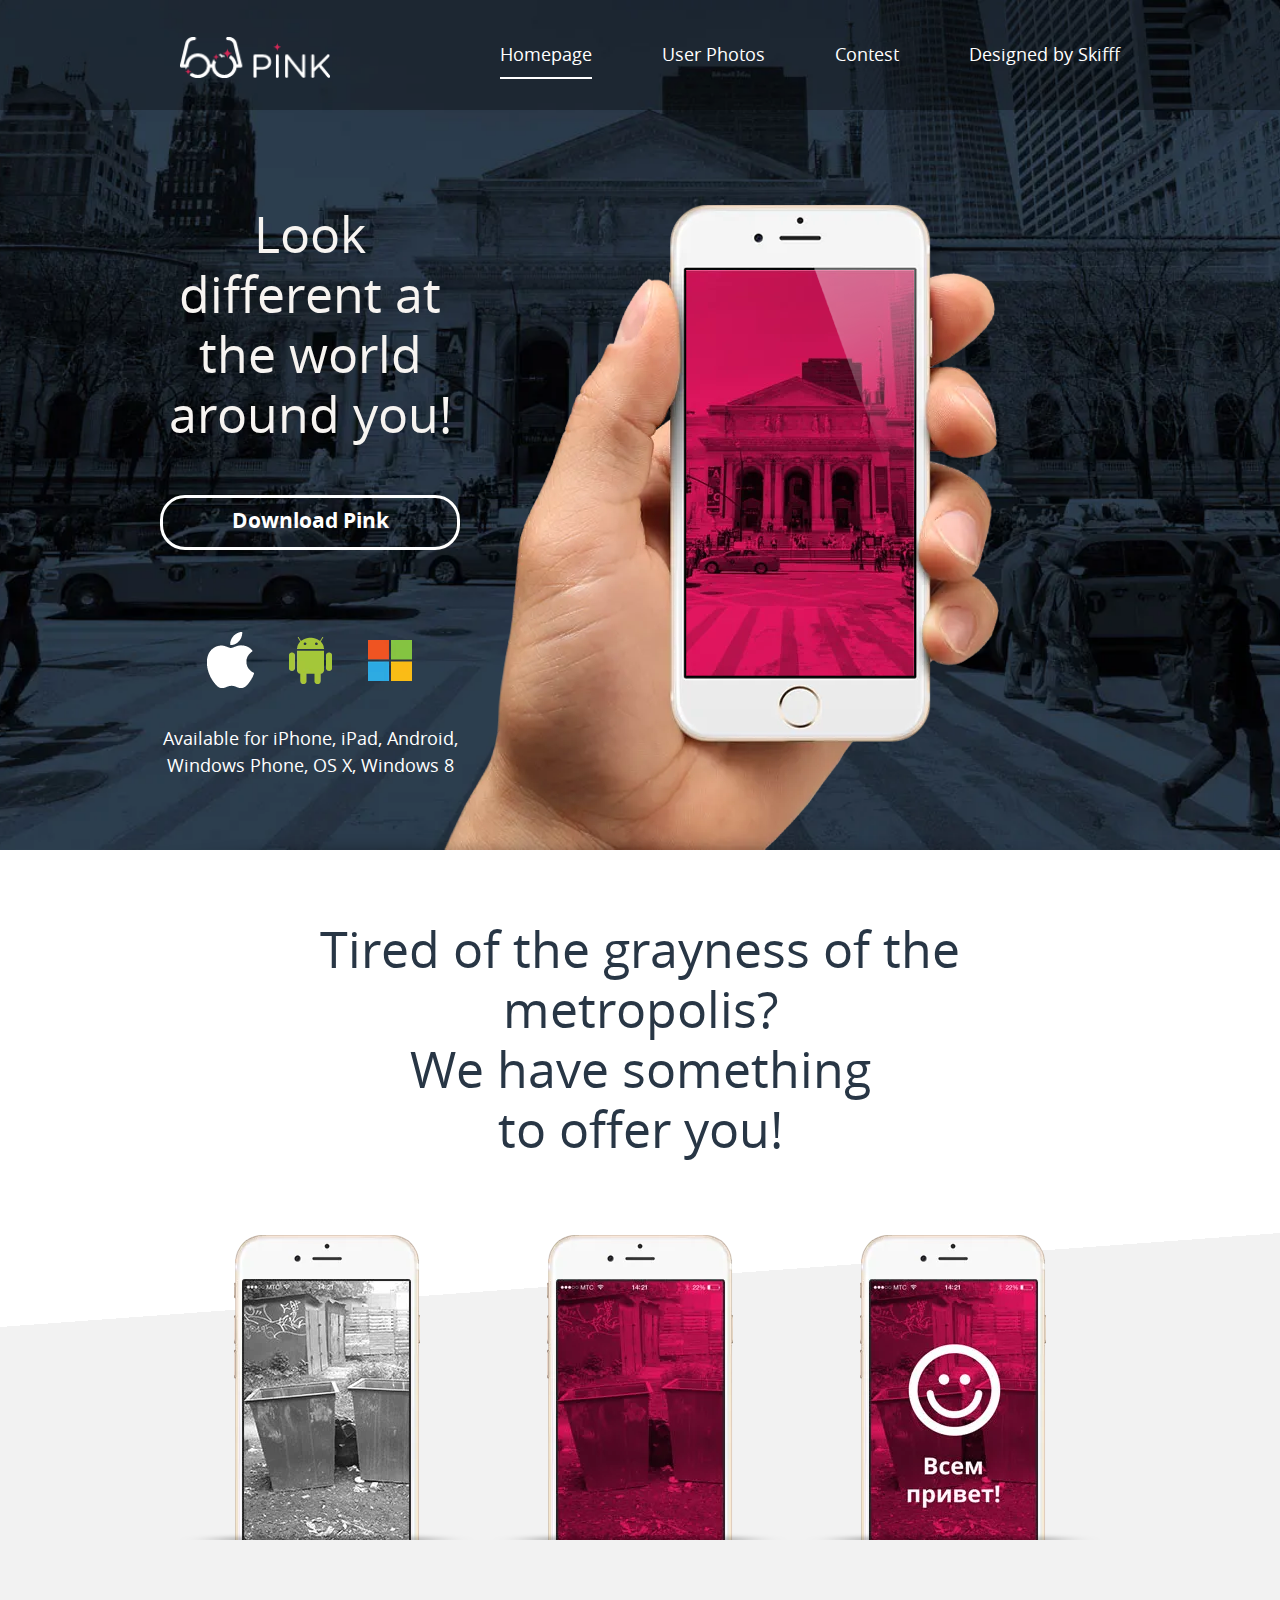
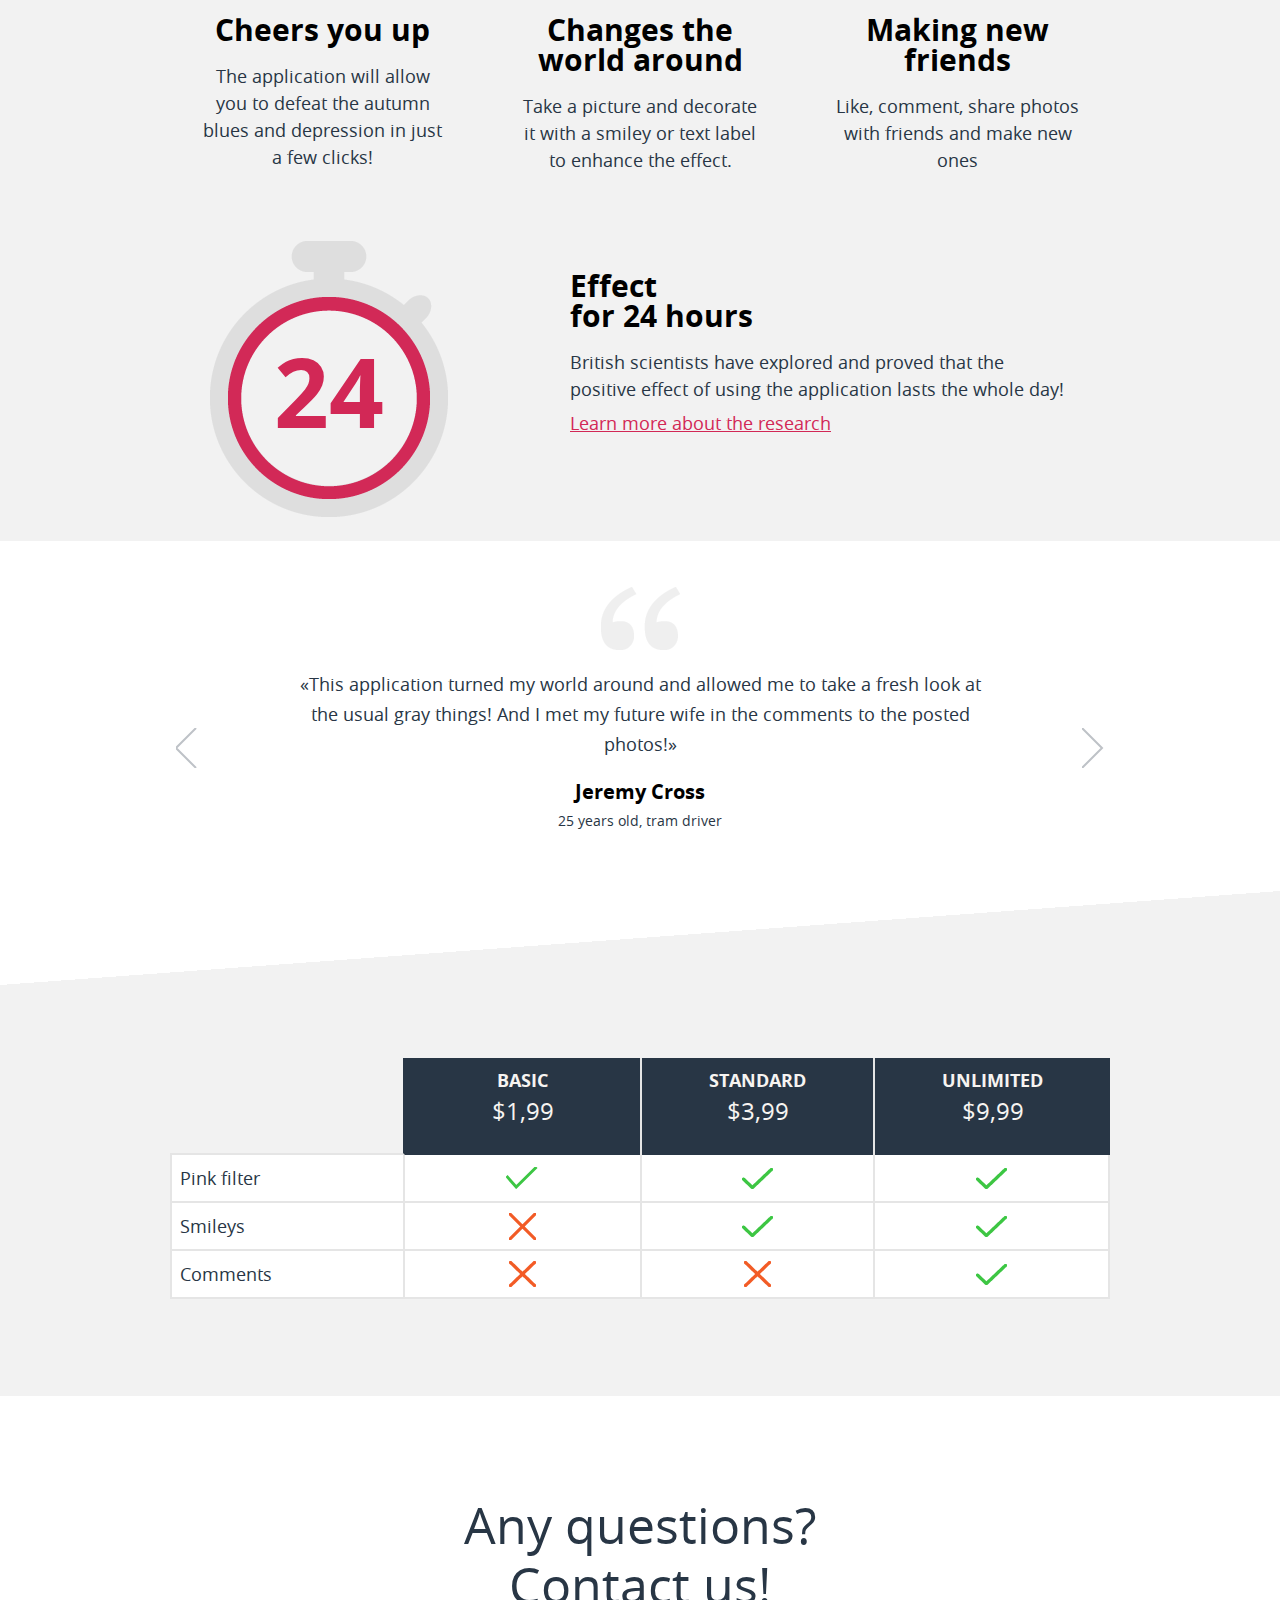
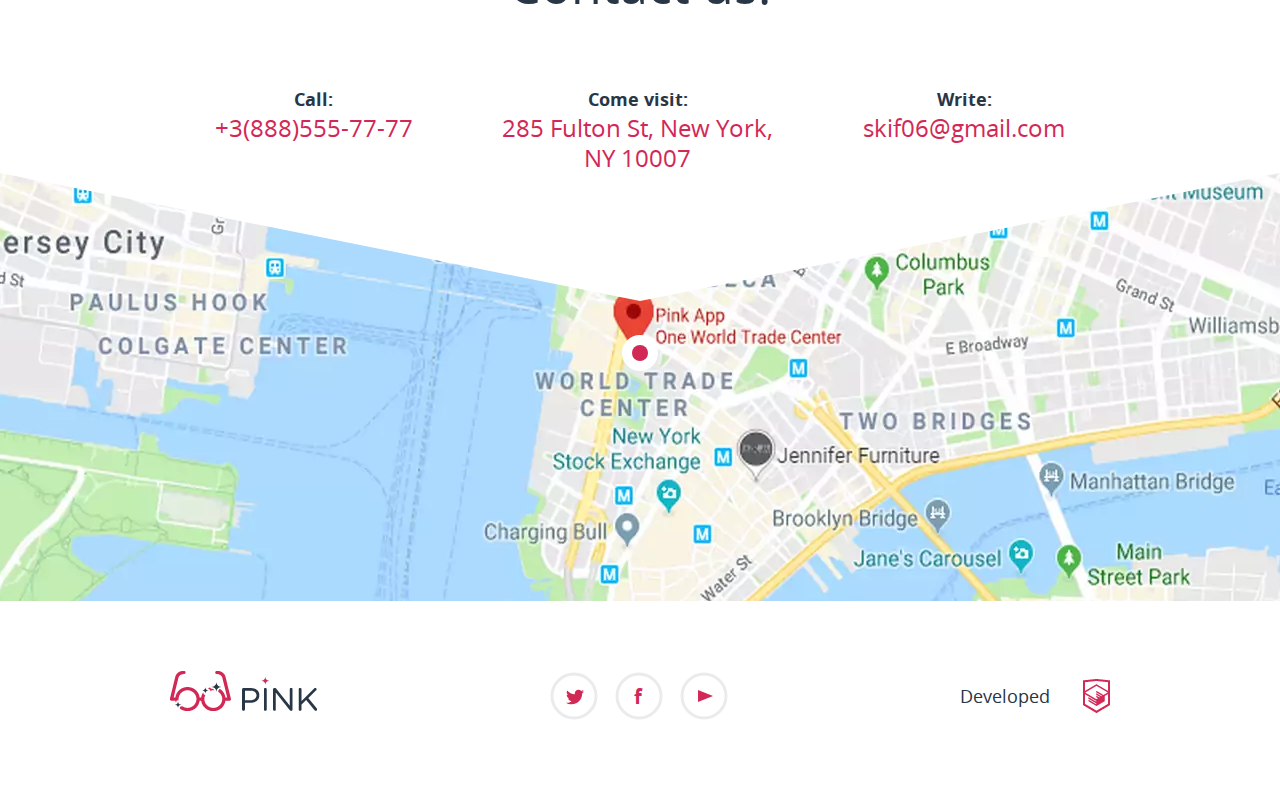
<file: index.html>
<!DOCTYPE html>
<html lang="en">
<head>
	<meta charset="UTF-8">
	<title>Pink</title>
	<meta name="description" content="Pink mobile app website">
	<meta name="viewport" content="width=device-width,initial-scale=1">
	<link rel="stylesheet" href="css/style.css">
</head>
<body>
	<header class="page-header">
		<div class="page-header__wrap">
			<div class="page-header__wrapper page-header__wrapper--closed">
				<a class="page-header__logo" href="index.html">
					<picture>
						<source media="(min-width: 1200px)" srcset="img/logotype-white-desktop.svg">
						<source media="(min-width: 660px)" srcset="img/logotype-white-tablet.svg">
						<img class="page-header__logo-image" src="img/logotype-white-mobile.svg"  alt="Logotype Pink">
					</picture>
				</a>
			</div>
			
			<nav class="main-nav main-nav--closed main-nav--nojs">
				<button class="main-nav__toggle" type="button"><span class="visually-hidden">Open menu</span></button>
				<div class="main-nav__wrapper">
					<ul class="main-nav__list">
						<li class="main-nav__item">
							<a>Homepage</a>
						</li>
						<li class="main-nav__item">
							<a href="photo.html">User&nbsp;Photos</a>
						</li>
						<li class="main-nav__item">
							<a href="form.html">Contest</a>
						</li>
						<li class="main-nav__item">
							<a href="https://www.fiverr.com/skifff">Designed&nbsp;by&nbsp;Skifff</a>
						</li>
					</ul>
				</div>
			</nav>
		</div>
		
	</header>

	<main class="page-main">
		<h1 class="visually-hidden">Pink - an application for a good mood</h1>
		
		<section class="promo">
			<div class="promo__wrapper">
				<h2 class="visually-hidden">Links for downloading the Pink application</h2>
				
				<div class="promo__description">
					<div class="promo__description-wrapper">
						<p class="promo__slogan">
							Look different at the world around you!
						</p>
						<a class="promo__download-button" href="#">Download Pink</a>
						<ul class="promo__link-list">
							<li class="promo__link-item apple-icon">
								<a href="#"><span class="visually-hidden">Apple</span></a>
							</li>
							<li class="promo__link-item android-icon">
								<a href="#"><span class="visually-hidden">Android</span></a>
							</li>
							<li class="promo__link-item windows-icon">
								<a href="#"><span class="visually-hidden">Windows</span></a>
							</li>
						</ul>
						<p class="promo__os-list">
							Available for iPhone, iPad, Android, Windows Phone, OS X, Windows 8
						</p>
					</div>
				</div>
			</div>
			
			
		</section>

		<section class="advantages">
			<h2 class="visually-hidden">Our advantages</h2>
			<p class="advantages__title">
				Tired of the grayness of the metropolis?<br class="br"><br>We have something<br>to offer you!
			</p>
			<div class="advantages__wrapper">
				<ul class="advantages__list">
					<li class="advantages__item">
						<h3 class="advantages__item-title">Cheers you up</h3>
						<p class="advantages__item-text">
							The application will allow you to defeat the autumn blues and depression in just a few clicks!
						</p>
					</li>
					<li class="advantages__item">
						<h3 class="advantages__item-title">Changes the world around</h3>
						<p class="advantages__item-text">
							Take a picture and decorate it with a smiley or text label to enhance the effect.
						</p>
					</li>
					<li class="advantages__item">
						<h3 class="advantages__item-title">Making new friends</h3>
						<p class="advantages__item-text">
							Like, comment, share photos with friends and make new ones
						</p>
					</li>
				</ul>
				<p class="advantages__picture">
					<img class="advantages__image" src="img/iphone-3.webp" alt="iPhone picture number 3">
				</p>
			</div>
			
			<div class="advantages__effect-wrap">
				<div class="advantages__effect">
					<div class="advantages__effect--wrapper">
						<h3 class="advantages__item-title effect-title">Effect<br>for 24 hours</h3>
						<p class="advantages__item-text effect-text">
							British scientists have explored and proved that the positive effect of using the application lasts the whole day!
						</p>
						<a class="advantages__item-text link" href="#">Learn more about the research</a>
					</div>
				</div>
			</div>
			
		</section>

		<section class="reviews">
			<h2 class="visually-hidden">Pink Reviews</h2>
			<div class="reviews__list">
				<button class="reviews__arrow-prev" aria-label="Go to previous review" type="button">
					<svg width="22" height="40">
						<polyline 
							points="20,0 0,20 20,40"
							style="fill:none; stroke:#bec2c7; stroke-width:2">
								
						</polyline>	
					</svg>
				</button>
				<blockquote class="reviews__item reviews__item--active">
					<cite class="reviews__autor-name">
						Jeremy Cross
					</cite>
					<p class="reviews__autor-age">
						25 years old, tram driver
					</p>
					<p class="reviews__text">
						«This application turned my world around and allowed me to take a fresh look at the usual gray things! And I met my future wife in the comments to the posted photos!»
					</p>
				</blockquote>
				<blockquote class="reviews__item">
					<cite class="reviews__autor-name">
						Albert Einstein
					</cite>
					<p class="reviews__autor-age">
						140 years old, physicist
					</p>
					<p class="reviews__text">
						«I am thankful for all of those who said NO to me. It’s because of them I’m doing it myself.»
					</p>
				</blockquote>
				<blockquote class="reviews__item">
					<cite class="reviews__autor-name">
						Mark Twain
					</cite>
					<p class="reviews__autor-age">
						184 years old, writer
					</p>
					<p class="reviews__text">
						«Twenty years from now you will be more disappointed by the things that you didn’t do than by the ones you did do, so throw off the bowlines, sail away from safe harbor, catch the trade winds in your sails. Explore, Dream, Discover.»
					</p>
				</blockquote>
				<button class="reviews__arrow-next" aria-label="Go to next review" type="button">
					<svg width="22" height="40">
						<polyline 
							points="0,0 20,20 0,40"
							style="fill:none; stroke:#bec2c7; stroke-width:2">
								
						</polyline>	
					</svg>
				</button>
			</div>
			<p class="reviews__toggles slider__toggles">
				<button class="slider__toggle slider__toggle--active" aria-label="Review toggle" type="button"></button>
				<button class="slider__toggle" aria-label="Review toggle" type="button"></button>
				<button class="slider__toggle" aria-label="Review toggle" type="button"></button>
			</p>
		</section>

		<section class="prices">
			<h2 class="visually-hidden">Our prices</h2>
			<div class="prices__wrapper">
				<table class="prices__list">
					<tr class="prices__packages">
						<td class="prices__package-empty">
							
						</td>
						<th class="prices__package prices__package--hidden">
							<span class="prices__package-name">Basic</span><br>
							<span class="prices__package-value">$1,99</span>
						</th>
						<th class="prices__package hit-package">
							<span class="prices__package-name">Standard</span><br>
							<span class="prices__package-value">$3,99</span>
						</th>
						<th class="prices__package prices__package--hidden">
							<span class="prices__package-name">Unlimited</span><br>
							<span class="prices__package-value">$9,99</span>
						</th>
					</tr>
					<tr>
						<td class="prises__inclusions-nomob prises__inclusions--hidden-mobile">
							Pink filter
						</td>
						<td class="prises__inclusions prises__inclusions--hidden">
							<span>Pink filter</span>
							<img src="img/yes-icon.svg" width="33" height="22" alt="Included in the package">
						</td>
						<td class="prises__inclusions">
							<span>Pink filter</span>
							<img src="img/yes.webp" width="31" height="21" alt="Included in the package">
						</td>
						<td class="prises__inclusions prises__inclusions--hidden">
							<span>Pink filter</span>
							<img src="img/yes.webp" width="31" height="21" alt="Included in the package">
						</td>
					</tr>
					<tr>
						<td class="prises__inclusions-nomob prises__inclusions--hidden-mobile">
							Smileys
						</td>
						<td class="prises__inclusions prises__inclusions--hidden">
							<span>Smileys</span>
							<img src="img/no-icon.svg" width="27" height="27" alt="Not included in package">
						</td>
						<td class="prises__inclusions">
							<span>Smileys</span>
							<img src="img/yes.webp" width="31" height="21" alt="Included in the package">
						</td>
						<td class="prises__inclusions prises__inclusions--hidden">
							<span>Smileys</span>
							<img src="img/yes.webp" width="31" height="21" alt="Included in the package">
						</td>
					</tr>
					<tr>
						<td class="prises__inclusions-nomob prises__inclusions--hidden-mobile">
							Comments
						</td>
						<td class="prises__inclusions prises__inclusions--hidden">
							<span>Comments</span>
							<img src="img/no.webp" width="27" height="26" alt="Not included in package">
						</td>
						<td class="prises__inclusions">
							<span>Comments</span>
							<img src="img/no.webp" width="27" height="26" alt="Not included in package">
						</td>
						<td class="prises__inclusions prises__inclusions--hidden">
							<span>Comments</span>
							<img src="img/yes.webp" width="31" height="21" alt="Included in the package">
						</td>
					</tr>
				</table>
				<p class="prices__toggles slider__toggles">
					<button class="prices__toggle" aria-label="Price pakages toggle" type="button"></button>
					<button class="prices__toggle prices__toggle--active" aria-label="Price pakages toggle" type="button"></button>
					<button class="prices__toggle" aria-label="Price pakages toggle" type="button"></button>
				</p>
			</div>
			
		</section>

		<section class="contacts">
			<h2 class="visually-hidden">Our contacts</h2>
			<div class="contacts__wrapper">
				<p class="contacts_title">
					Any questions?<br>Contact us!
				</p>
				<ul class="contacts__list">
					<li class="contacts__item">
						<p class="contacts__method">
							Call:
						</p>
						<p class="contacts__value">
							+3(888)555-77-77
						</p>
					</li>
					<li class="contacts__item">
						<p class="contacts__method">
							Write:
						</p>
						<p class="contacts__value">
							skif06@gmail.com
						</p>
					</li>
					<li class="contacts__item">
						<p class="contacts__method">
							Come visit:
						</p>
						<p class="contacts__value">
							285 Fulton St, New York,<br>NY 10007
						</p>
					</li>
				</ul>
			</div>
			<div class="poly">
				<svg viewBox="0 0 100 10" >
  					<polygon points="0,0 50,10 100,0" fill="white"/>
  				</svg>
			</div>
			
			<div class="contacts__map-marker">
				<svg width="36" height="36">
					<circle r="18" cx="18" cy="18" fill="#ffffff" />
					<circle r="8" cx="18" cy="18" fill="#d22856" />
				</svg>
			</div>
		</section>
	</main>
	<footer class="page-footer">
		<div class="page-footer__wrapper">
			<a class="page-footer__logo" href="">
				<picture>
						<source media="(min-width: 1200px)" srcset="img/logotype-blue-desktop.svg">
						<img class="page-footer__logo-image" src="img/logotype-blue-tablet.svg" width="147" height="40" alt="Logotype Pink in footer">
					</picture>
			</a>
			<ul class="footer__social-list">
				<li class="footer__social-item">
					<a class="footer__social-link" href="#">
						<span class="visually-hidden">Pink in Twitter</span>
						<svg class="social-item__circle" width="50px" height="50px">
						  <circle r="22" cx="25" cy="25" fill="none"  stroke-width="3"/>
						</svg>
						<svg class="social-item__twitter" width="18px" height="18px" viewBox="0 0 256 209" >
						    <g>
						        <path d="M256,25.4500259 C246.580841,29.6272672 236.458451,32.4504868 225.834156,33.7202333 C236.678503,27.2198053 245.00583,16.9269929 248.927437,4.66307685 C238.779765,10.6812633 227.539325,15.0523376 215.57599,17.408298 C205.994835,7.2006971 192.34506,0.822 177.239197,0.822 C148.232605,0.822 124.716076,24.3375931 124.716076,53.3423116 C124.716076,57.4586875 125.181462,61.4673784 126.076652,65.3112644 C82.4258385,63.1210453 43.7257252,42.211429 17.821398,10.4359288 C13.3005011,18.1929938 10.710443,27.2151234 10.710443,36.8402889 C10.710443,55.061526 19.9835254,71.1374907 34.0762135,80.5557137 C25.4660961,80.2832239 17.3681846,77.9207088 10.2862577,73.9869292 C10.2825122,74.2060448 10.2825122,74.4260967 10.2825122,74.647085 C10.2825122,100.094453 28.3867003,121.322443 52.413563,126.14673 C48.0059695,127.347184 43.3661509,127.988612 38.5755734,127.988612 C35.1914554,127.988612 31.9009766,127.659938 28.694773,127.046602 C35.3777973,147.913145 54.7742053,163.097665 77.7569918,163.52185 C59.7820257,177.607983 37.1354036,186.004604 12.5289147,186.004604 C8.28987161,186.004604 4.10888474,185.75646 0,185.271409 C23.2431033,200.173139 50.8507261,208.867532 80.5109185,208.867532 C177.116529,208.867532 229.943977,128.836982 229.943977,59.4326002 C229.943977,57.1552968 229.893412,54.8901664 229.792282,52.6381454 C240.053257,45.2331635 248.958338,35.9825545 256,25.4500259" ></path>
						    </g>
						</svg>
					</a>
					
				</li>
				<li class="footer__social-item">
					<a class="footer__social-link" href="#">
						<span class="visually-hidden">Pink in Facebook</span>
						<svg class="social-item__circle" width="50px" height="50px">
						  <circle r="22" cx="25" cy="25" fill="none" stroke-width="3"/>
						</svg>
						<p class="social-item__facebook">
							f
						</p>
					</a>
				</li>
				<li class="footer__social-item">
					<a class="footer__social-link" href="#">
						<span class="visually-hidden">Pink in Youtube</span>
						<svg class="social-item__circle" width="50px" height="50px">
						  <circle r="22" cx="25" cy="25" fill="none" stroke-width="3"/>
						</svg>
						<svg class="social-item__youtube" width="18px" height="18px" >
						    <polygon points="0,0 15,6 0,12"/>
						</svg>
					</a>
				</li>
			</ul>
			<p class="footer__copywrite">
				<a class="footer__copywrite-link" href="https://www.fiverr.com/skifff">
					<span>Developed</span>
					<img src="img/htmlacademy.webp" alt="skifff logotype" width="27" height="34">
				</a>
			</p>
		</div>
		
	</footer>
	<script>
		var navMain = document.querySelector('.main-nav');
		var navToggle = document.querySelector('.main-nav__toggle');
		var headerWrapper = document.querySelector('.page-header__wrapper');
		var headerWrap = document.querySelector('.page-header__wrap');

		navMain.classList.remove('main-nav--nojs');

		navToggle.addEventListener('click', function() {
			if (navMain.classList.contains('main-nav--closed')) {
				navMain.classList.remove('main-nav--closed');
				navMain.classList.add('main-nav--opened');
				
				headerWrapper.classList.add('page-header__wrapper--opened');
				headerWrap.classList.add('page-header__wrap--opened');
			} else {
				navMain.classList.add('main-nav--closed');
				navMain.classList.remove('main-nav--opened');
				headerWrapper.classList.remove('page-header__wrapper--opened');
				headerWrap.classList.remove('page-header__wrap--opened');
			}
		});


		// Buttons of reviews slider
		var sliderToggle = document.querySelectorAll('.slider__toggle');
		var arrowNext = document.querySelector('.reviews__arrow-next');
		var arrowPrev = document.querySelector('.reviews__arrow-prev');
		var reviewsItem = document.querySelectorAll('.reviews__item');

		for (i = 0; i < sliderToggle.length; i++) {
			sliderToggle[i].num = i;
			reviewsItem[i].num = i;
			sliderToggle[i].addEventListener('click', function() {
				
				for (j = 0; j < reviewsItem.length; j++) {
					if (reviewsItem[j].classList.contains('reviews__item--active')) {
						reviewsItem[j].classList.remove('reviews__item--active');
					}
					if (sliderToggle[j].classList.contains('slider__toggle--active')) {
						sliderToggle[j].classList.remove('slider__toggle--active');
					}
				}
				reviewsItem[this.num].classList.add('reviews__item--active');
				sliderToggle[this.num].classList.add('slider__toggle--active');
			});
		};	

		
		// Arrows of reviews slider
			arrowNext.addEventListener('click', function() {
				for (m = 0; m < reviewsItem.length; m++) {
					if (reviewsItem[m].classList.contains('reviews__item--active')) {
						reviewsItem[m].classList.remove('reviews__item--active');
						if (!(m == reviewsItem.length - 1)){
							reviewsItem[m+1].classList.add('reviews__item--active');
						}
						else {
							reviewsItem[0].classList.add('reviews__item--active');
						}
						break;
					};
				};
			});

			arrowPrev.addEventListener('click', function() {
				for (m = 0; m < reviewsItem.length; m++) {
					if (reviewsItem[m].classList.contains('reviews__item--active')) {
						reviewsItem[m].classList.remove('reviews__item--active');
						if (!(m == 0)){
							reviewsItem[m-1].classList.add('reviews__item--active');
						}
						else {
							reviewsItem[reviewsItem.length - 1].classList.add('reviews__item--active');
						}
						break;
					};
				};
			});
		

		// Prices slider
		
		var pricesToggle = document.querySelectorAll('.prices__toggle');
		var pricesPackages = document.querySelectorAll('.prices__package');
		var pricesInclusions = document.querySelectorAll('.prises__inclusions');
		console.log(pricesInclusions);

		for (i = 0; i < pricesToggle.length; i++) {
			pricesToggle[i].num = i;
			pricesPackages[i].num = i;
			pricesInclusions[i].num = pricesInclusions[i+3].num = pricesInclusions[i+6].num = i;
			pricesToggle[i].addEventListener('click', function() {

				for(n = 0; n < pricesInclusions.length; n++) {
					if (!pricesInclusions[n].classList.contains('prises__inclusions--hidden')) {
						pricesInclusions[n].classList.add('prises__inclusions--hidden');
					}
				}
				
				for (j = 0; j < pricesPackages.length; j++) {
					if (!pricesPackages[j].classList.contains('prices__package--hidden')) {
						pricesPackages[j].classList.add('prices__package--hidden');
						
					}
					if (pricesToggle[j].classList.contains('prices__toggle--active')) {
						pricesToggle[j].classList.remove('prices__toggle--active');
					}
				}
				pricesPackages[this.num].classList.remove('prices__package--hidden');
				pricesInclusions[this.num].classList.remove('prises__inclusions--hidden');
				pricesInclusions[this.num+3].classList.remove('prises__inclusions--hidden');
				pricesInclusions[this.num+6].classList.remove('prises__inclusions--hidden');
				pricesToggle[this.num].classList.add('prices__toggle--active');
			});
		};


		


	</script>
</body>
</html>
</file>
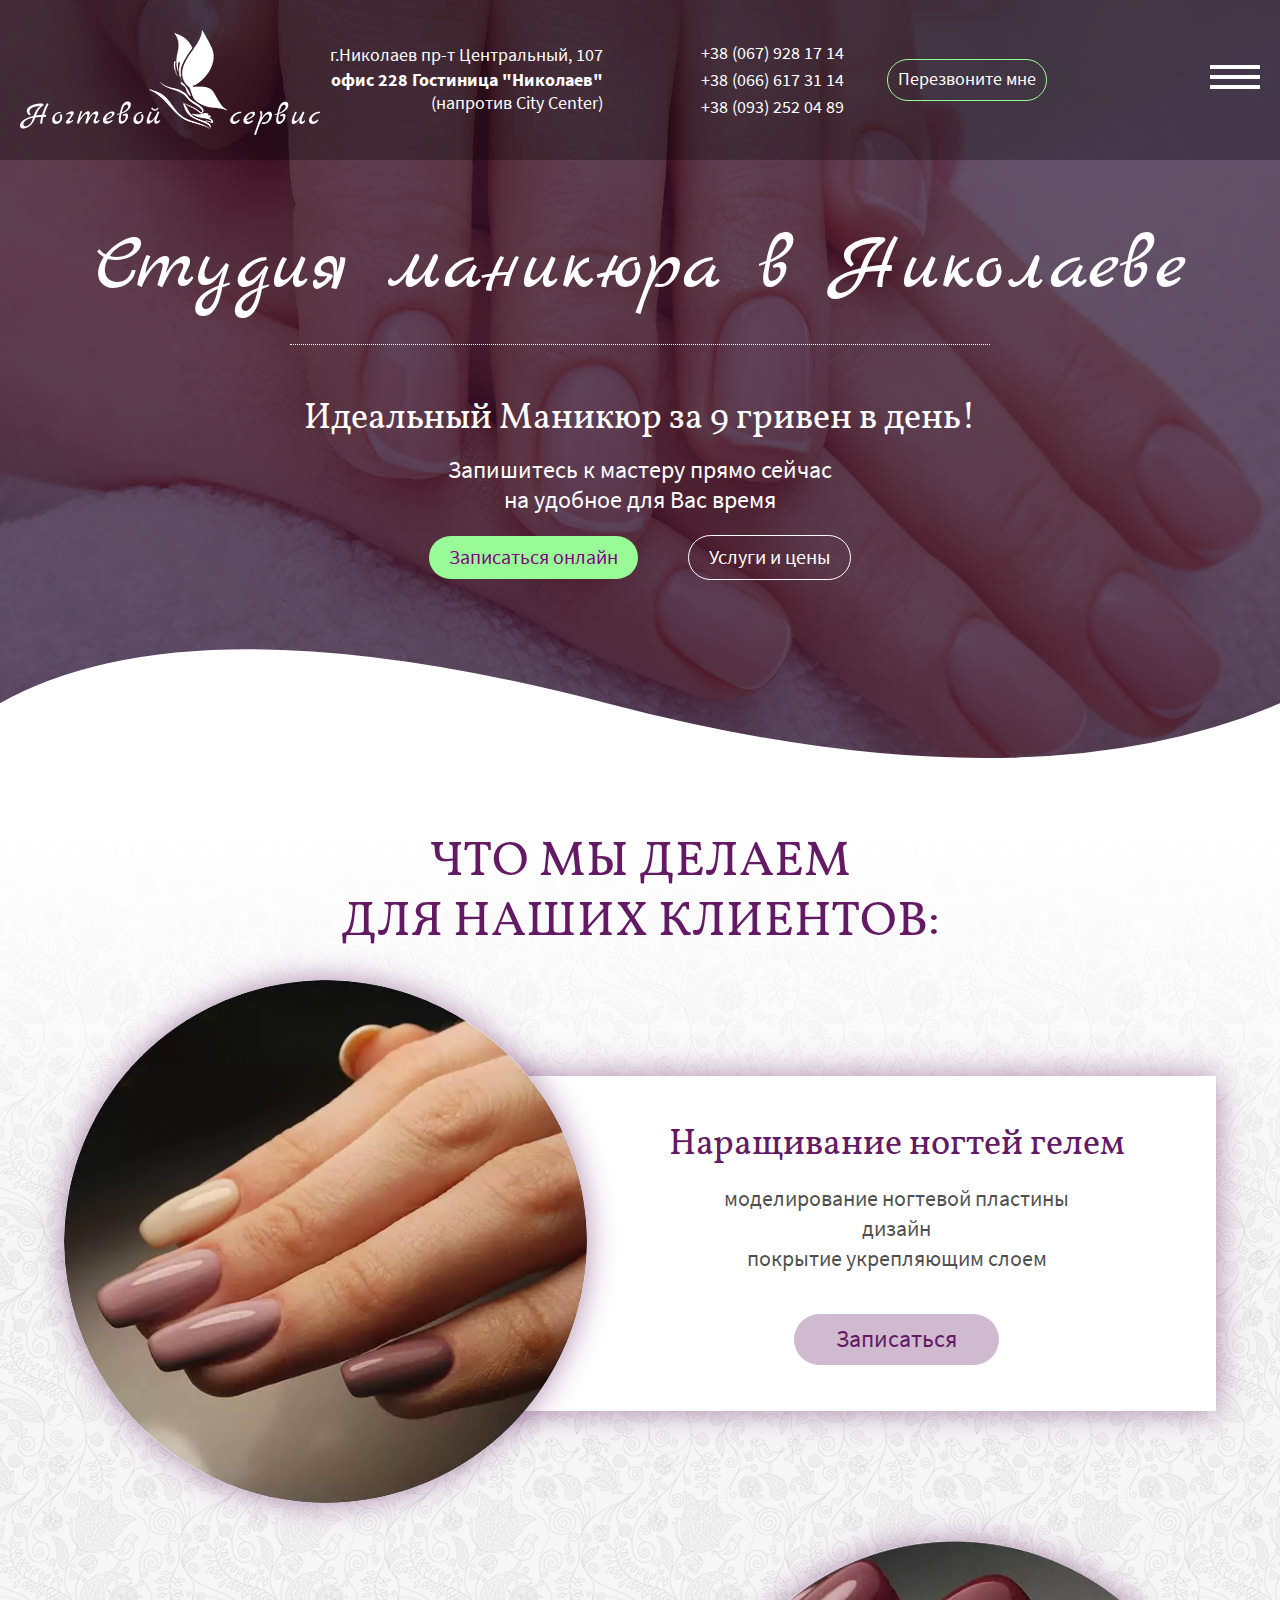
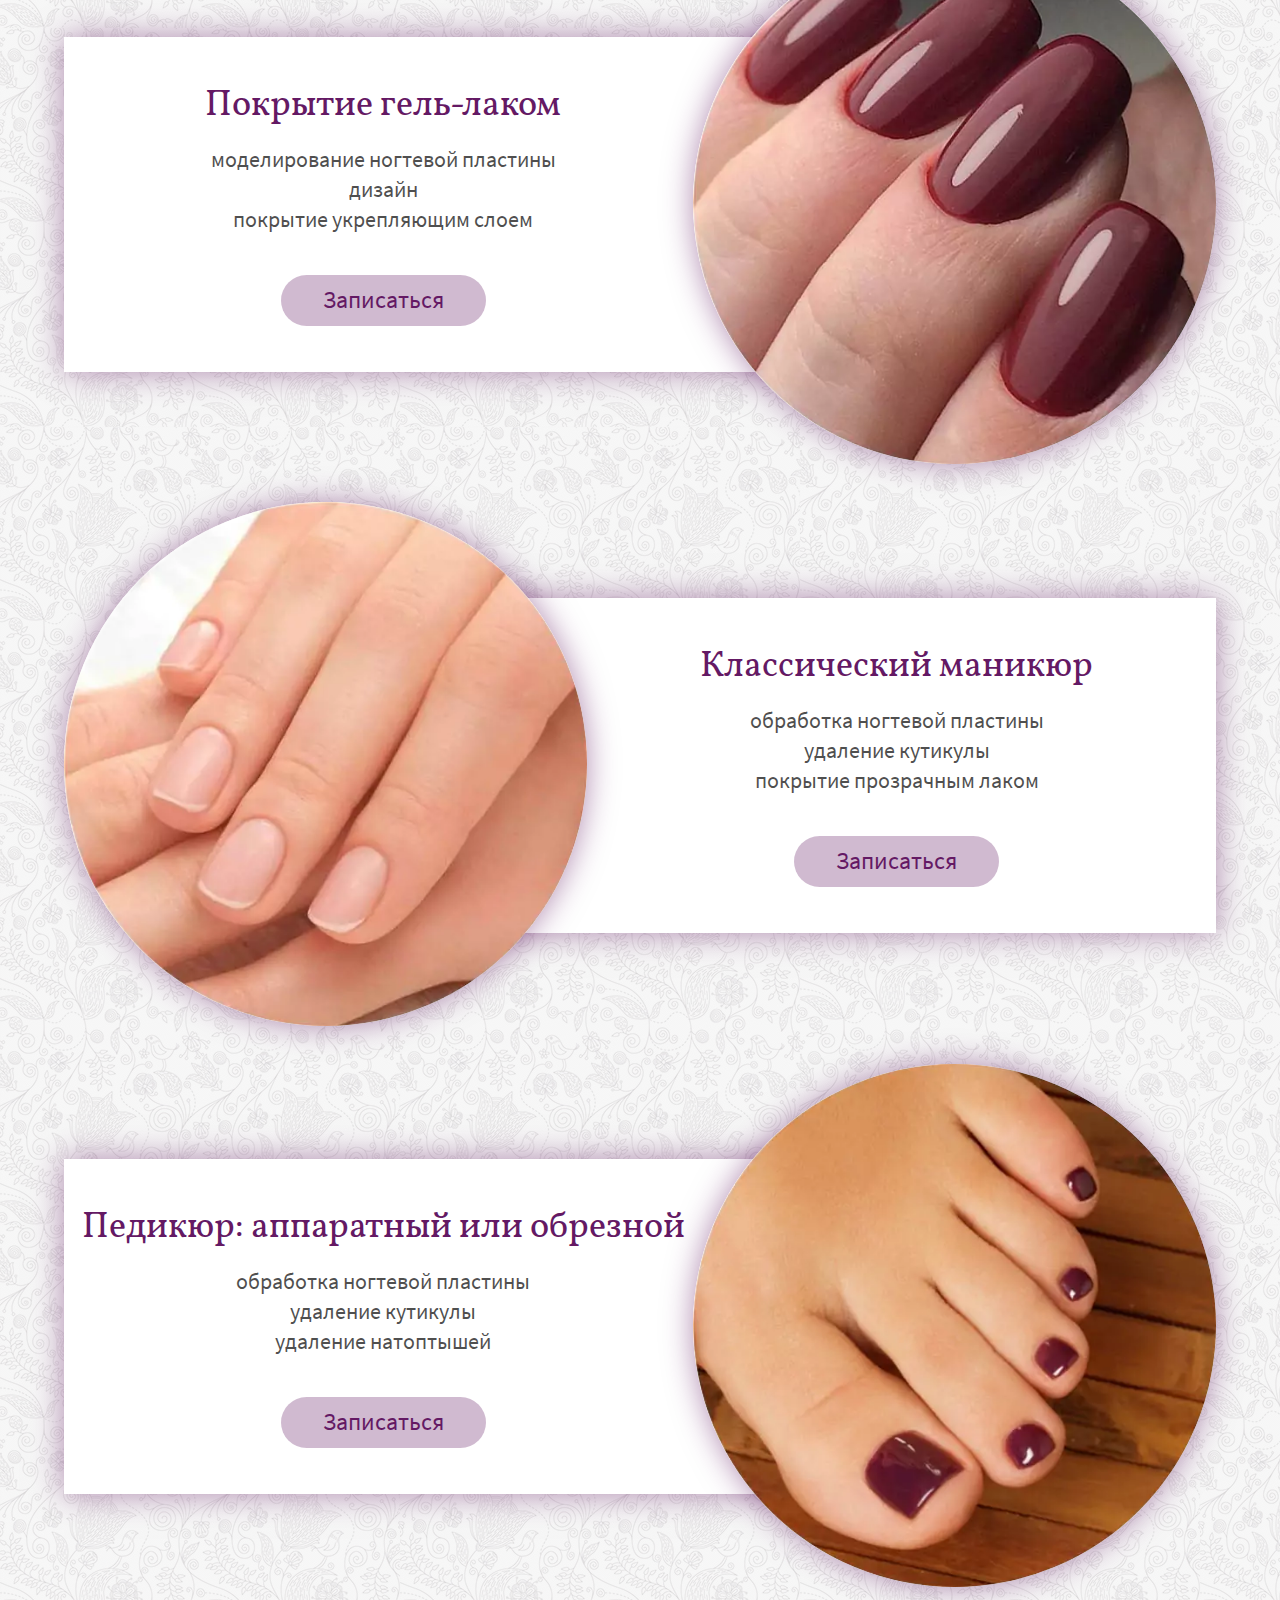
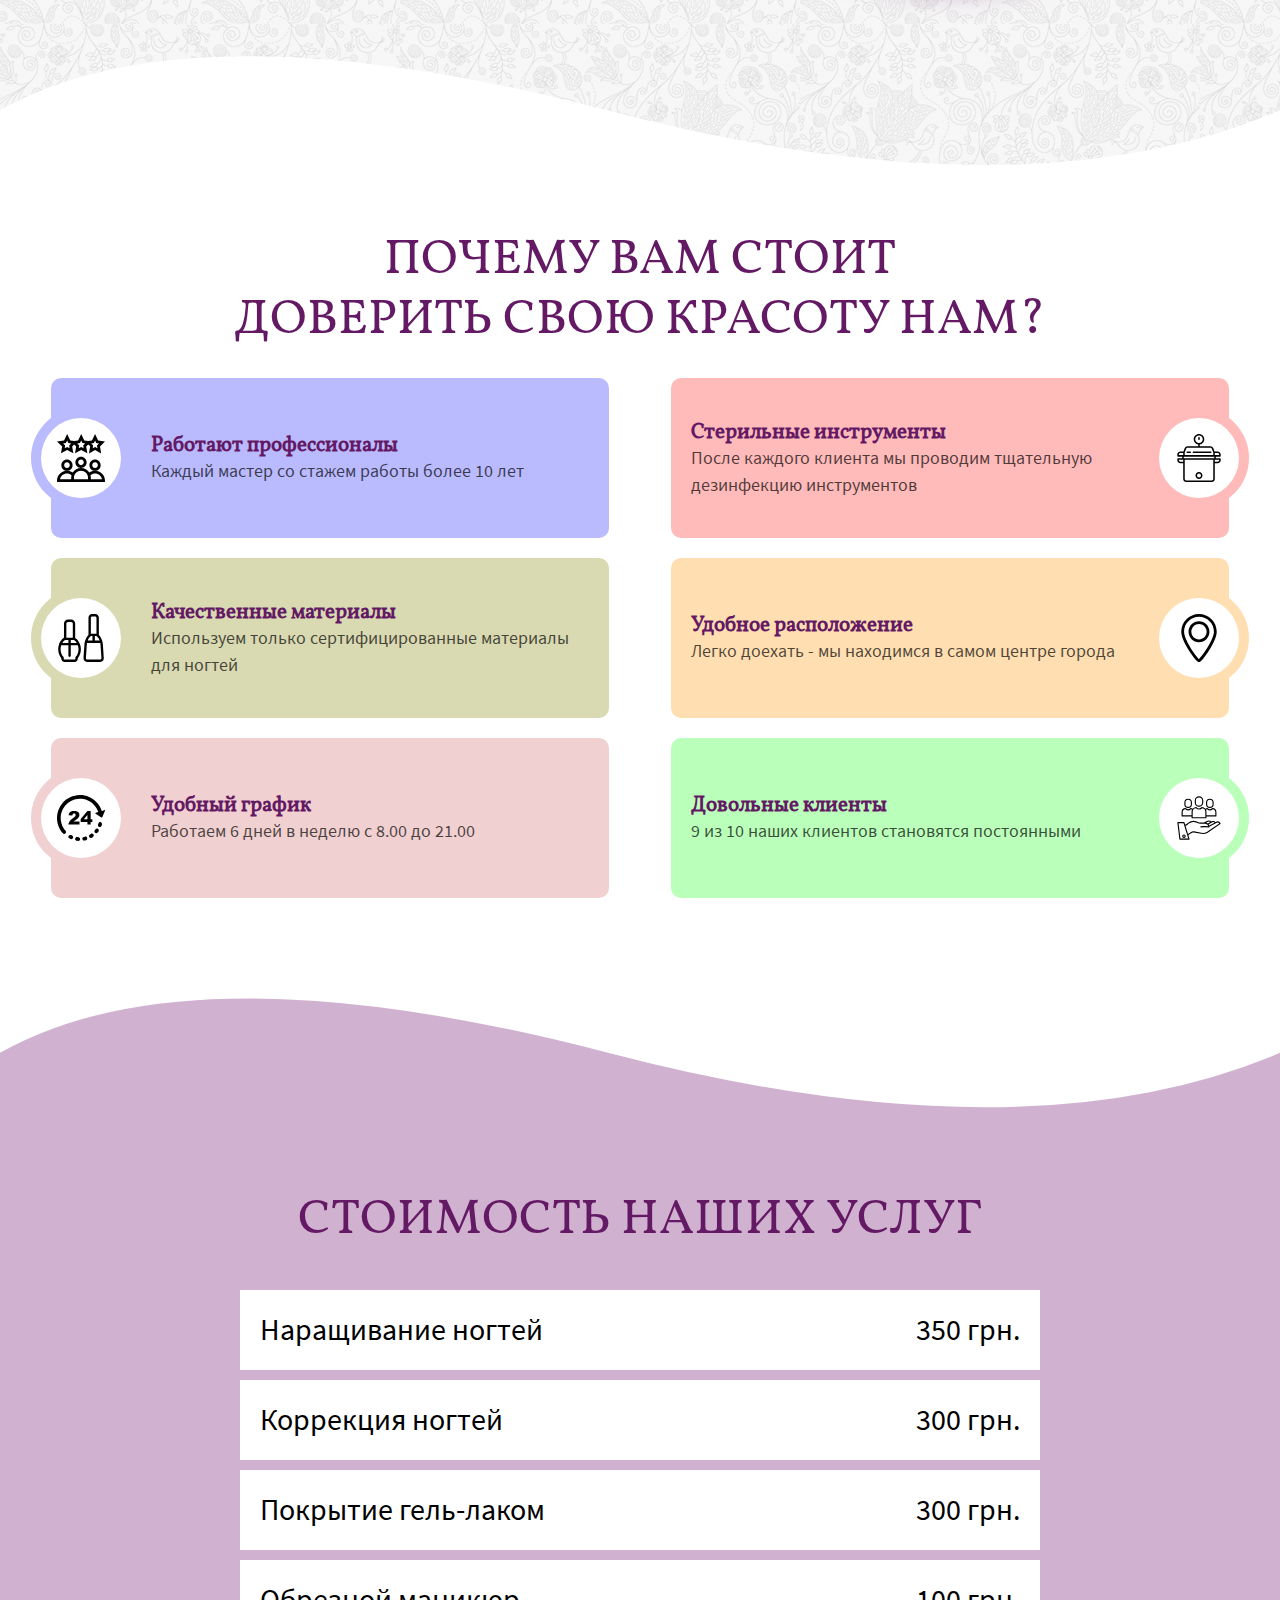
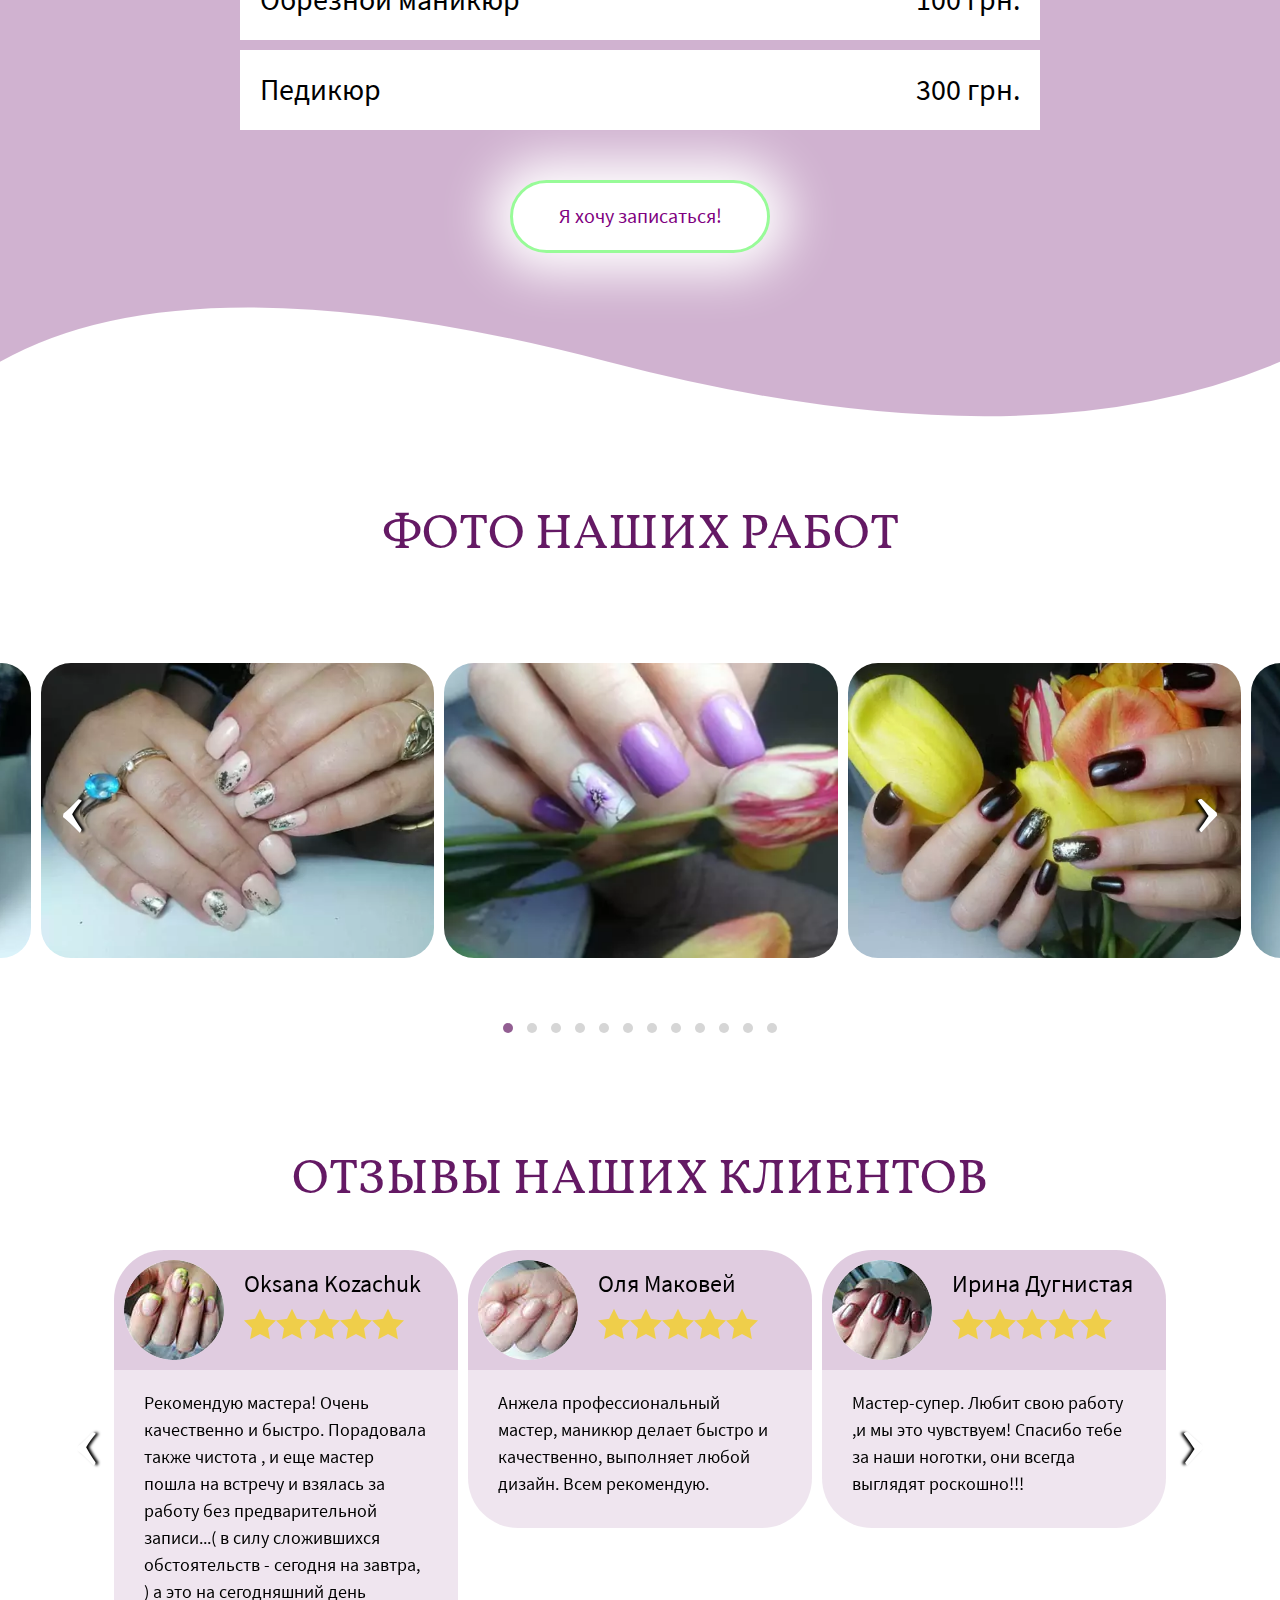
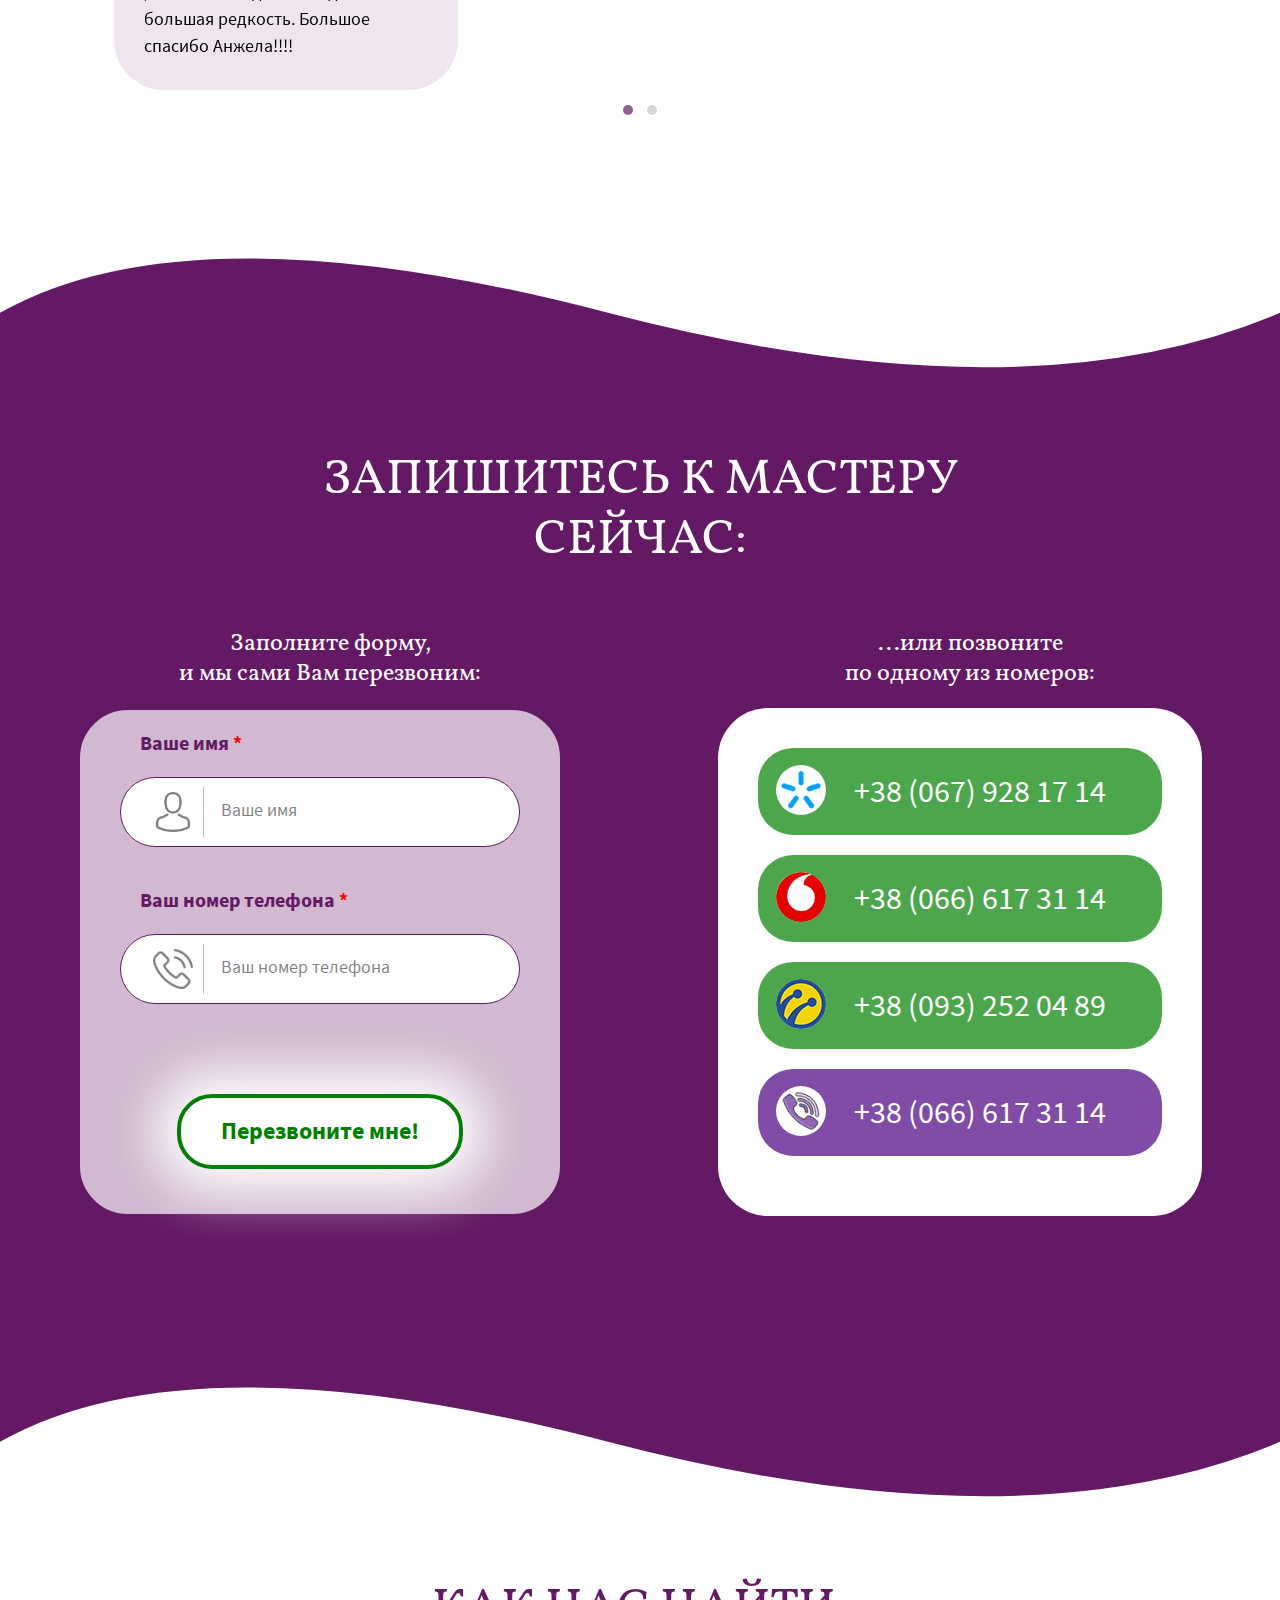
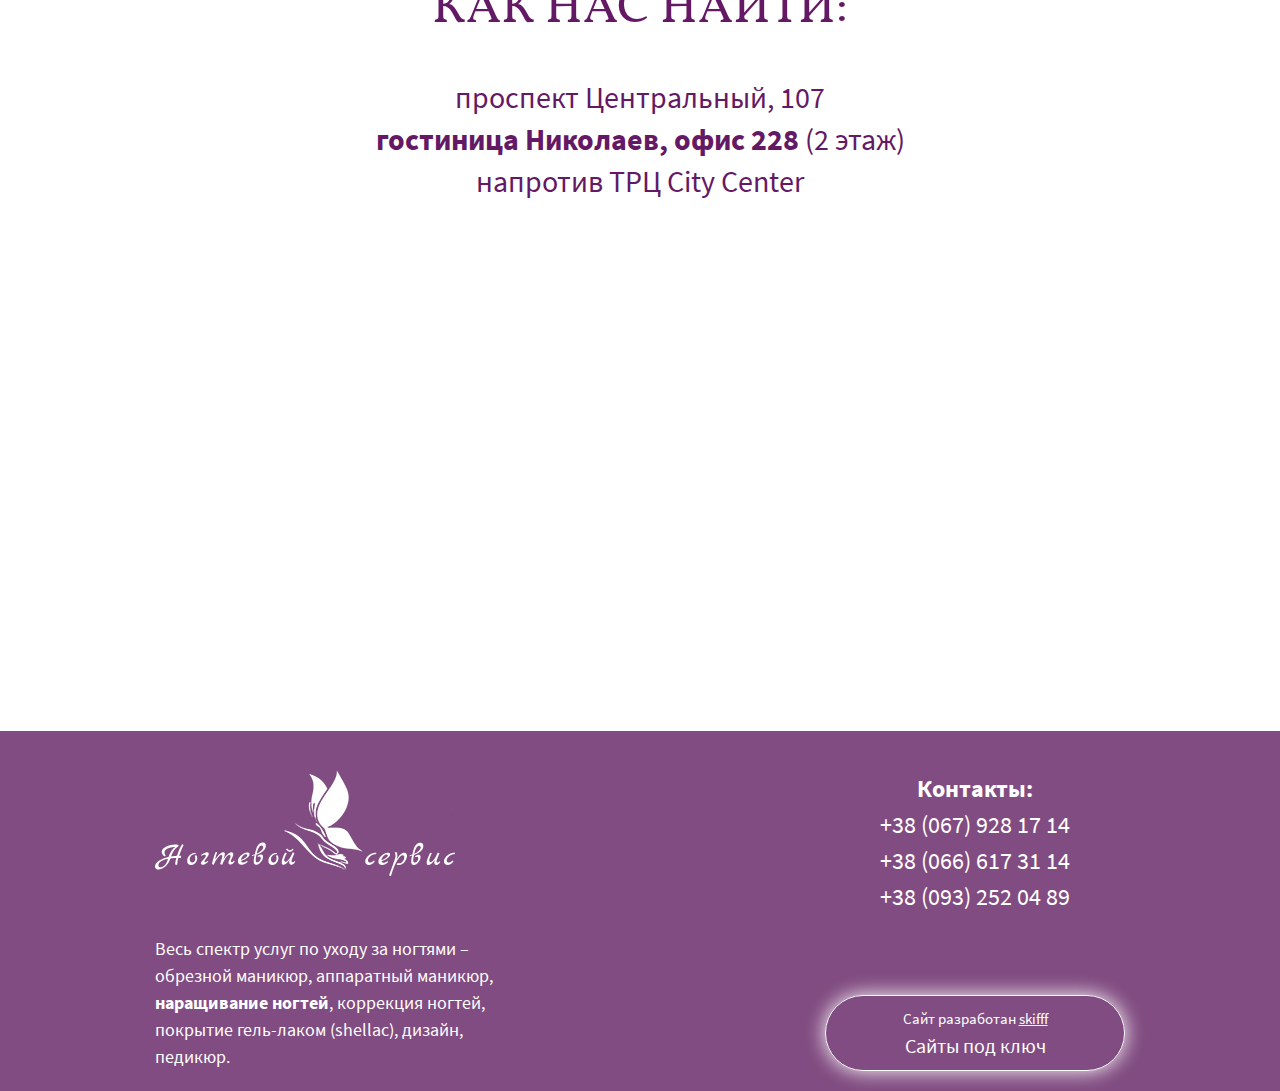
<file: nails/index.html>
<!DOCTYPE html>
<html lang="ru">
<head>
	<meta charset="UTF-8">
	<title>Ногтевой сервис Николаев</title>
	<meta name="description" content="Наращивание ногтей в николаеве">
	<meta name="viewport" content="width=device-width,initial-scale=1">
	<!-- <link href="https://fonts.googleapis.com/css?family=Marck+Script|Source+Sans+Pro:200,400,700&display=swap&subset=cyrillic" rel="stylesheet">
	<link href="https://fonts.googleapis.com/css?family=Vollkorn&display=swap&subset=cyrillic" rel="stylesheet"> -->
	<link rel="stylesheet" href="css/style.css">
	<!-- Global site tag (gtag.js) - Google Analytics -->
	<script async src="https://www.googletagmanager.com/gtag/js?id=UA-45025639-4"></script>
	<script>
	  window.dataLayer = window.dataLayer || [];
	  function gtag(){dataLayer.push(arguments);}
	  gtag('js', new Date());

	  gtag('config', 'UA-45025639-4');
	</script>

</head>
<body>
	<header class="main-header">
		<div class="main-header__bar">
			<div class="main-header__logo">
				<a href="/" title="Перейти на главную страницу">
					<picture>
						<source srcset="img/logo.webp" type="image/webp">
						<source srcset="img/logo.png">
						<img src="img/logo.png" alt="Перейти на главную страницу">
					</picture>
				</a>	
			</div>
			<nav class="main-nav main-nav--closed">
				<button class="main-nav__toggle" type="button"><span class="visually-hidden">Открыть меню</span></button>
				
				<div class="main-nav__list-container">
					<ul class="main-nav__list">
						<li class="main-nav__list-item">
							<a href="#">Главная</a>
						</li>
						<li class="main-nav__list-item">
							<a href="#services">Услуги</a>
						</li>
						<li class="main-nav__list-item">
							<a href="#advantages">Преимущества</a>
						</li>
						<li class="main-nav__list-item">
							<a href="#prices">Цены</a>
						</li>
						<li class="main-nav__list-item">
							<a href="#photo">Фото</a>
						</li>
						<li class="main-nav__list-item">
							<a href="#reviews">Отзывы</a>
						</li>
						<li class="main-nav__list-item">
							<a href="#booking">Запись онлайн</a>
						</li>
						<li class="main-nav__list-item">
							<a href="#contacts">Контакты</a>
						</li>
					</ul>
				</div>
			</nav>
			<div class="main-header__contacts">
				<p class="main-header__address">
					г.Николаев <br>пр-т Центральный, 107 <br><span>офис 228 <br>Гостиница "Николаев"</span>(напротив City Center)
				</p>
				<div class="main-header__phones">
					<span>Звоните и записывайтесь:</span>
					<p class="main-header__phones-button">
						<a href="tel:+380679281714">+38 (067) 928 17 14</a>
					</p>
					<p class="main-header__phones-button">
						<a href="tel:+380666173114">+38 (066) 617 31 14</a>
					</p>
					<p class="main-header__phones-button">
						<a href="tel:+380932520489">+38 (093) 252 04 89</a>
					</p>
				</div>
				<form class="main-header__call-me" action="#booking">
					<button class="main-header__call-me-button">
						Перезвоните мне
					</button>
				</form>
			</div>
			
		</div>
		<div class="main-header__promo">
			<h1 class="main-header__promo-title">Студия маникюра в Николаеве</h1>
			<p class="main-header__promo-subtitle">
				<span>Идеальный Маникюр </span><br>за 9 гривен в день!
			</p>
			<p class="main-header__promo-text">
				Запишитесь к мастеру прямо сейчас <br>на удобное для Вас время
			</p>
			<div class="main-header__promo-wrapper">
				<form action="#booking">
					<button class="main-header__promo-button">
						Записаться онлайн
					</button>
				</form>
				<form action="#prices">
					<button class="main-header__promo-prices">
						Услуги и цены
					</button>
				</form>
				
			</div>
		</div>
		
		<div class="divider__1">
			<svg  xmlns="http://www.w3.org/2000/svg" viewbox="0 0 200 35">
				<path d="M0 17 Q 30 0, 95 17 T 200 17 V35 H0z" stroke="#ffffff" fill="#ffffff"/>
			</svg>
		</div>
	</header>
	<main class="main">
		<section id="services" class="services">
			<h2 class="visually-hidden">Перечень услуг Ногтевого Сервиса</h2>
			<p class="services__title" title="Перечень услуг по уходу за ногтями">Что мы делаем <br>для наших клиентов:</p>
			<ul class="services__list">
				<li class="services__item">
					<p class="services__picture">
						<picture>
							<source srcset="img/service-gel-nails.webp" type="image/webp">
							<source srcset="img/service-gel-nails.jpg">
							<img src="img/service-gel-nails.jpg" alt="Услуги ногтевого Сервиса. Наращивание ногтей">
						</picture>
					</p>
					<div class="services__item-wrapper">
						<h3 class="services__item-title">Наращивание ногтей гелем</h3>
						<ul class="services__sublist">
							<li class="services__subitem">
								моделирование ногтевой пластины
							</li>
							<li class="services__subitem">
								дизайн
							</li>
							<li class="services__subitem">
								покрытие укрепляющим слоем
							</li>
						</ul>
						<a href="#booking" class="services__item-button">
							Записаться
						</a>
					</div>
					
				</li>
				<li class="services__item">
					<p class="services__picture">
						<picture>
							<source srcset="img/gel-lak-nikolaev.webp" type="image/webp">
							<source srcset="img/gel-lak-nikolaev.jpg">
							<img src="img/gel-lak-nikolaev.jpg" alt="Услуги ногтевого Сервиса. Покрытие ногтей гель-лаком">
						</picture>
					</p>
					<div class="services__item-wrapper">
						<h3 class="services__item-title">Покрытие гель-лаком</h3>
						<ul class="services__sublist">
							<li class="services__subitem">
								моделирование ногтевой пластины
							</li>
							<li class="services__subitem">
								дизайн
							</li>
							<li class="services__subitem">
								покрытие укрепляющим слоем
							</li>
						</ul>
						<a href="#booking" class="services__item-button">
							Записаться
						</a>
					</div>
					
				</li>
				<li class="services__item">
					<p class="services__picture">
						<picture>
							<source srcset="img/manikur-nikolaev.webp" type="image/webp">
							<source srcset="img/manikur-nikolaev.jpg">
							<img src="img/manikur-nikolaev.jpg" alt="Услуги ногтевого Сервиса. Маникюр классический обрезной">
						</picture>
					</p>
					<div class="services__item-wrapper">
						<h3 class="services__item-title">Классический маникюр</h3>
						<ul class="services__sublist">
							<li class="services__subitem">
								обработка ногтевой пластины
							</li>
							<li class="services__subitem">
								удаление кутикулы
							</li>
							<li class="services__subitem">
								покрытие прозрачным лаком
							</li>
						</ul>
						<a href="#booking" class="services__item-button">
							Записаться
						</a>
					</div>
					
				</li>
				<li class="services__item">
					<p class="services__picture">
						<picture>
							<source srcset="img/pedikur-nikolaev.webp" type="image/webp">
							<source srcset="img/pedikur-nikolaev.jpg">
							<img src="img/pedikur-nikolaev.jpg" alt="Услуги ногтевого Сервиса. Педикюр обрезной или аппаратный">
						</picture>
					</p>
					<div class="services__item-wrapper">
						<h3 class="services__item-title">Педикюр: аппаратный или обрезной</h3>
						<ul class="services__sublist">
							<li class="services__subitem">
								обработка ногтевой пластины
							</li>
							<li class="services__subitem">
								удаление кутикулы
							</li>
							<li class="services__subitem">
								удаление натоптышей
							</li>
						</ul>
						<a href="#booking" class="services__item-button">
							Записаться
						</a>
					</div>
				</li>
			</ul>
			<div class="services__divider">
				<svg  xmlns="http://www.w3.org/2000/svg" viewbox="0 0 200 35">
					<path d="M0 17 Q 30 0, 95 17 T 200 17 V35 H0z" stroke="#ffffff" fill="#ffffff"/>
				</svg>
			</div>
		</section>

		<section id="advantages" class="advantages">
			<h2 class="advantages__title">Почему вам стоит <br>доверить свою красоту нам?</h2>
			<ul class="advantages__list">
				<li class="advantages__item">
					<div class="advantages__icon">
						
					</div>
					<div class="advantages__wrapper">
						<h3 class="advantages__item-title">Работают профессионалы</h3>
						<p class="advantages__item-text">
							Каждый мастер со стажем работы более 10 лет
						</p>
					</div>
				</li>
				<li class="advantages__item">
					<div class="advantages__icon">
						
					</div>
					<div class="advantages__wrapper">
						<h3 class="advantages__item-title">Стерильные инструменты</h3>
						<p class="advantages__item-text">
							После каждого клиента мы проводим тщательную дезинфекцию инструментов
						</p>
					</div>
				</li>
				<li class="advantages__item">
					<div class="advantages__icon">
						
					</div>
					<div class="advantages__wrapper">
						<h3 class="advantages__item-title">Качественные материалы</h3>
						<p class="advantages__item-text">
							Используем только сертифицированные материалы для ногтей
						</p>
					</div>
				</li>
				<li class="advantages__item">
					<div class="advantages__icon">
						
					</div>
					<div class="advantages__wrapper">
						<h3 class="advantages__item-title">Удобное расположение</h3>
						<p class="advantages__item-text">
							Легко доехать - мы находимся в самом центре города
						</p>
					</div>
				</li>
				<li class="advantages__item">
					<div class="advantages__icon">
						
					</div>
					<div class="advantages__wrapper">
						<h3 class="advantages__item-title">Удобный график</h3>
						<p class="advantages__item-text">
							Работаем 6 дней в неделю с 8.00 до 21.00
						</p>
					</div>
				</li>
				<li class="advantages__item">
					<div class="advantages__icon">
						
					</div>
					<div class="advantages__wrapper">
						<h3 class="advantages__item-title">Довольные клиенты</h3>
						<p class="advantages__item-text">
							9 из 10 наших клиентов становятся постоянными
						</p>
					</div>
				</li>
			</ul>
		</section>

		<section id="prices" class="prices">
			<div class="prices__divider">
				<svg  xmlns="http://www.w3.org/2000/svg" viewbox="0 0 200 35">
					<path d="M0 17 Q 30 0, 95 17 T 200 17 V35 H0z" stroke="none" fill="rgba(100,0,100,0.3)"/>
				</svg>
			</div>
			<h2 class="prices__title">Стоимость наших услуг</h2>
				<table class="prices__table">
					<tr class="prices__item">
						<td class="prices__item-name">Наращивание ногтей</td>
						<td class="prices__item-value">350 грн.</td>
					</tr>

					<tr class="prices__item">
						<td class="prices__item-name">Коррекция ногтей</td>
						<td class="prices__item-value">300 грн.</td>
					</tr>

					<tr class="prices__item">
						<td class="prices__item-name">Покрытие гель-лаком</td>
						<td class="prices__item-value">300 грн.</td>
					</tr>

					<tr class="prices__item">
						<td class="prices__item-name">Обрезной маникюр</td>
						<td class="prices__item-value">100 грн.</td>
					</tr>

					<tr class="prices__item">
						<td class="prices__item-name">Педикюр</td>
						<td class="prices__item-value">300 грн.</td>
					</tr>
				</table>
			<a href="#booking" class="prices__button">
				Я хочу записаться!
			</a>
			<div class="prices__divider-bottom">
				<svg  xmlns="http://www.w3.org/2000/svg" viewbox="0 0 200 35">
					<path d="M0 17 Q 30 0, 95 17 T 200 17 V0 H0z" stroke="none" fill="rgba(100,0,100,0.3)"/>
				</svg>
			</div>
		</section>

		<section id="photo" class="photo">
			<h2 class="photo__title">Фото наших работ</h2>
			
			<div class="photo__container">
				<!-- <nav class="photo__arrow-left">
					<button class="photo__arrow-left-button" type="button" aria-label="Scroll photo left"></button>
				</nav> -->
				
				<ul class="photo__list owl-carousel owl-theme">
					<li class="photo__item">
						<picture>
							<source srcset="img/gallery/best-nails-nikolaev.webp" type="image/webp">
							<source srcset="img/gallery/best-nails-nikolaev.jpg">
							<img src="img/gallery/best-nails-nikolaev.jpg" alt="Фото ногтей Николаев">
						</picture>
					</li>
					<li class="photo__item">
						<picture>
							<source srcset="img/gallery/gde-sdelat-manikur-v-nikolaeve.webp" type="image/webp">
							<source srcset="img/gallery/gde-sdelat-manikur-v-nikolaeve.jpg">
							<img src="img/gallery/gde-sdelat-manikur-v-nikolaeve.jpg" alt="Где сделать маникюр в Николаеве?">
						</picture>
					</li>
					<li class="photo__item">
						<picture>
							<source srcset="img/gallery/gel-lak-nikolaev.webp" type="image/webp">
							<source srcset="img/gallery/gel-lak-nikolaev.jpg">
							<img src="img/gallery/gel-lak-nikolaev.jpg" alt="Гель лак Николаев">
						</picture>
					</li>
					<li class="photo__item">
						<picture>
							<source srcset="img/gallery/gel-lak-sdelat.webp" type="image/webp">
							<source srcset="img/gallery/gel-lak-sdelat.jpg">
							<img src="img/gallery/gel-lak-sdelat.jpg" alt="Гель-лак сделать">
						</picture>
					</li>
					<li class="photo__item">
						<picture>
							<source srcset="img/gallery/gel-lak-tsena-nikolaev.webp" type="image/webp">
							<source srcset="img/gallery/gel-lak-tsena-nikolaev.jpg">
							<img src="img/gallery/gel-lak-tsena-nikolaev.jpg" alt="Гель-лак цена Николаев">
						</picture>
					</li>
					<li class="photo__item">
						<picture>
							<source srcset="img/gallery/horoshyj-master-manikura.webp" type="image/webp">
							<source srcset="img/gallery/horoshyj-master-manikura.jpg">
							<img src="img/gallery/horoshyj-master-manikura.jpg" alt="Хороший мастер маникюра">
						</picture>
					</li>
					<li class="photo__item">
						<picture>
							<source srcset="img/gallery/idealnyj-manikur-nikolaev.webp" type="image/webp">
							<source srcset="img/gallery/idealnyj-manikur-nikolaev.jpg">
							<img src="img/gallery/idealnyj-manikur-nikolaev.jpg" alt="Идеальный маникюр Николаев">
						</picture>
					</li>
					<li class="photo__item">
						<picture>
							<source srcset="img/gallery/lak-gel-v-nikolaeve.webp" type="image/webp">
							<source srcset="img/gallery/lak-gel-v-nikolaeve.jpg">
							<img src="img/gallery/lak-gel-v-nikolaeve.jpg" alt="Гель-лак в Николаеве">
						</picture>
					</li>
					<li class="photo__item">
						<picture>
							<source srcset="img/gallery/manikur-nikolaev.webp" type="image/webp">
							<source srcset="img/gallery/manikur-nikolaev.jpg">
							<img src="img/gallery/manikur-nikolaev.jpg" alt="Маникюр Николаев">
						</picture>
					</li>
					<li class="photo__item">
						<picture>
							<source srcset="img/gallery/manikur-nikolaev-zapis.webp" type="image/webp">
							<source srcset="img/gallery/manikur-nikolaev-zapis.jpg">
							<img src="img/gallery/manikur-nikolaev-zapis.jpg" alt="Маникюр Николаев запись">
						</picture>
					</li>
					<li class="photo__item">
						<picture>
							<source srcset="img/gallery/manikurnyj-salon-nikolaev.webp" type="image/webp">
							<source srcset="img/gallery/manikurnyj-salon-nikolaev.jpg">
							<img src="img/gallery/manikurnyj-salon-nikolaev.jpg" alt="Маникюрный салон Николаев">
						</picture>
					</li>
					<li class="photo__item">
						<picture>
							<source srcset="img/gallery/manikur-pedikur-v-nikolaeve.webp" type="image/webp">
							<source srcset="img/gallery/manikur-pedikur-v-nikolaeve.jpg">
							<img src="img/gallery/manikur-pedikur-v-nikolaeve.jpg" alt="Маникюр, педикюр в Николаеве">
						</picture>
					</li>
					<li class="photo__item">
						<picture>
							<source srcset="img/gallery/manikur-v-nikolaeve.webp" type="image/webp">
							<source srcset="img/gallery/manikur-v-nikolaeve.jpg">
							<img src="img/gallery/manikur-v-nikolaeve.jpg" alt="Маникюр в Николаеве">
						</picture>
					</li>
					<li class="photo__item">
						<picture>
							<source srcset="img/gallery/master-manikura-nikolaev.webp" type="image/webp">
							<source srcset="img/gallery/master-manikura-nikolaev.jpg">
							<img src="img/gallery/master-manikura-nikolaev.jpg" alt="Мастер маникюра Николаев">
						</picture>
					</li>
					<li class="photo__item">
						<picture>
							<source srcset="img/gallery/najti-mastera-manikura-nikolaev.webp" type="image/webp">
							<source srcset="img/gallery/najti-mastera-manikura-nikolaev.jpg">
							<img src="img/gallery/najti-mastera-manikura-nikolaev.jpg" alt="Найти мастера маникюра Николаев">
						</picture>
					</li>
					<li class="photo__item">
						<picture>
							<source srcset="img/gallery/naraschivanie-nogtej-photo.webp" type="image/webp">
							<source srcset="img/gallery/naraschivanie-nogtej-photo.jpg">
							<img src="img/gallery/naraschivanie-nogtej-photo.jpg" alt="Наращивание ногтей фото">
						</picture>
					</li>
					<li class="photo__item">
						<picture>
							<source srcset="img/gallery/naraschivanie-nogtej-skolko-stoit.webp" type="image/webp">
							<source srcset="img/gallery/naraschivanie-nogtej-skolko-stoit.jpg">
							<img src="img/gallery/naraschivanie-nogtej-skolko-stoit.jpg" alt="Наращивание ногтей сколько стоит">
						</picture>
					</li>
					<li class="photo__item">
						<picture>
							<source srcset="img/gallery/naraschivanie-nogtey.webp" type="image/webp">
							<source srcset="img/gallery/naraschivanie-nogtey.jpg">
							<img src="img/gallery/naraschivanie-nogtey.jpg" alt="Наращивание ногтей">
						</picture>
					</li>
					<li class="photo__item">
						<picture>
							<source srcset="img/gallery/naraschivanie-nogtey-nikolaev.webp" type="image/webp">
							<source srcset="img/gallery/naraschivanie-nogtey-nikolaev.jpg">
							<img src="img/gallery/naraschivanie-nogtey-nikolaev.jpg" alt="Наращивание ногтей Николаев">
						</picture>
					</li>
					<li class="photo__item">
						<picture>
							<source srcset="img/gallery/naroschuvannya-nigtiv-mykolayiv.webp" type="image/webp">
							<source srcset="img/gallery/naroschuvannya-nigtiv-mykolayiv.jpg">
							<img src="img/gallery/naroschuvannya-nigtiv-mykolayiv.jpg" alt="Нарощування нігтів Миколаїв">
						</picture>
					</li>
					<li class="photo__item">
						<picture>
							<source srcset="img/gallery/nikolaev-nail-art.webp" type="image/webp">
							<source srcset="img/gallery/nikolaev-nail-art.jpg">
							<img src="img/gallery/nikolaev-nail-art.jpg" alt="Николаев найл арт">
						</picture>
					</li>
					<li class="photo__item">
						<picture>
							<source srcset="img/gallery/nikolaev-nogtevoj-servis.webp" type="image/webp">
							<source srcset="img/gallery/nikolaev-nogtevoj-servis.jpg">
							<img src="img/gallery/nikolaev-nogtevoj-servis.jpg" alt="Николаев Ногтевой сервис">
						</picture>
					</li>
					<li class="photo__item">
						<picture>
							<source srcset="img/gallery/nogtevoj-service-nikolaev.webp" type="image/webp">
							<source srcset="img/gallery/nogtevoj-service-nikolaev.jpg">
							<img src="img/gallery/nogtevoj-service-nikolaev.jpg" alt="Ногтевой сервис Николаев">
						</picture>
					</li>
					<li class="photo__item">
						<picture>
							<source srcset="img/gallery/nogtevoy-servis.webp" type="image/webp">
							<source srcset="img/gallery/nogtevoy-servis.jpg">
							<img src="img/gallery/nogtevoy-servis.jpg" alt="Ногтевой сервис">
						</picture>
					</li>
					<li class="photo__item">
						<picture>
							<source srcset="img/gallery/nogti-gel-lakom.webp" type="image/webp">
							<source srcset="img/gallery/nogti-gel-lakom.jpg">
							<img src="img/gallery/nogti-gel-lakom.jpg" alt="Ногти гель-лаком">
						</picture>
					</li>
					<li class="photo__item">
						<picture>
							<source srcset="img/gallery/nogti-kachestvenno-v-nikolaeve.webp" type="image/webp">
							<source srcset="img/gallery/nogti-kachestvenno-v-nikolaeve.jpg">
							<img src="img/gallery/nogti-kachestvenno-v-nikolaeve.jpg" alt="Ногти качественно в Николаеве">
						</picture>
					</li>
					<li class="photo__item">
						<picture>
							<source srcset="img/gallery/nogti-nedorogo-nikolaev.webp" type="image/webp">
							<source srcset="img/gallery/nogti-nedorogo-nikolaev.jpg">
							<img src="img/gallery/nogti-nedorogo-nikolaev.jpg" alt="Ногти недорого Николаев">
						</picture>
					</li>
					<li class="photo__item">
						<picture>
							<source srcset="img/gallery/nogti-nikolaev.webp" type="image/webp">
							<source srcset="img/gallery/nogti-nikolaev.jpg">
							<img src="img/gallery/nogti-nikolaev.jpg" alt="Ногти Николаев">
						</picture>
					</li>
					<li class="photo__item">
						<picture>
							<source srcset="img/gallery/pedikur-nikolaev.webp" type="image/webp">
							<source srcset="img/gallery/pedikur-nikolaev.jpg">
							<img src="img/gallery/pedikur-nikolaev.jpg" alt="Педикюр Николаев">
						</picture>
					</li>
					<li class="photo__item">
						<picture>
							<source srcset="img/gallery/pokrytie-gel-lakom-nikolaev.webp" type="image/webp">
							<source srcset="img/gallery/pokrytie-gel-lakom-nikolaev.jpg">
							<img src="img/gallery/pokrytie-gel-lakom-nikolaev.jpg" alt="Покрытие гель-лаком Николаев">
						</picture>
					</li>
					<li class="photo__item">
						<picture>
							<source srcset="img/gallery/pokrytie-gel-lakom-nikolaev-skolko-stoit.webp" type="image/webp">
							<source srcset="img/gallery/pokrytie-gel-lakom-nikolaev-skolko-stoit.jpg">
							<img src="img/gallery/pokrytie-gel-lakom-nikolaev-skolko-stoit.jpg" alt="Покрытие гель-лаком Николаев сколько стоит">
						</picture>
					</li>
					<li class="photo__item">
						<picture>
							<source srcset="img/gallery/salon-manikura.webp" type="image/webp">
							<source srcset="img/gallery/salon-manikura.jpg">
							<img src="img/gallery/salon-manikura.jpg" alt="Салон маникюра">
						</picture>
					</li>
					<li class="photo__item">
						<picture>
							<source srcset="img/gallery/sdelat-nogti-v-nikolaeve.webp" type="image/webp">
							<source srcset="img/gallery/sdelat-nogti-v-nikolaeve.jpg">
							<img src="img/gallery/sdelat-nogti-v-nikolaeve.jpg" alt="Сделать ногти в Николаеве">
						</picture>
					</li>
					<li class="photo__item">
						<picture>
							<source srcset="img/gallery/shellac-nikolaev.webp" type="image/webp">
							<source srcset="img/gallery/shellac-nikolaev.jpg">
							<img src="img/gallery/shellac-nikolaev.jpg" alt="Шеллак Николаев">
						</picture>
					</li>
					<li class="photo__item">
						<picture>
							<source srcset="img/gallery/shellac-v-nikolaeve.webp" type="image/webp">
							<source srcset="img/gallery/shellac-v-nikolaeve.jpg">
							<img src="img/gallery/shellac-v-nikolaeve.jpg" alt="Шеллак в Николаеве">
						</picture>
					</li>


					
				</ul>
				<!-- <nav class="photo__arrow-right">
					<button class="photo__arrow-right-button" type="button" aria-label="Scroll photo right"></button>
				</nav> -->
				
			</div>
			<!-- <div class="photo__full-size">
				<img src="img/gallery/nogti-nikolaev.jpg" alt="">
			</div> -->
			
		</section>

		<!-- <section id="open-modal" class="photo-modal">
			<div class="photo-modal__around-background">
				<div class="photo-modal__image">
					<img src="img/gallery/full-size/best-nails-nikolaev-full-size-photo.jpg" alt="">
					<a href="#photo" class="photo-modal__close-button"></a>
				</div>
				
			</div>
		</section> -->

		<section id="reviews" class="reviews">
			<h2 class="reviews__title">Отзывы наших клиентов</h2>
			<div class="reviews__container">
				<!-- <nav class="reviews__arrow-left">
					<button class="reviews__arrow-left-button" type="button" aria-label="Scroll review left"></button>
				</nav> -->
				<ul class="reviews__list owl-carousel owl-theme">
					<li class="reviews__item">
						<div class="reviews__item-header">
							<p class="reviews__picture">
								<picture>
									<source srcset="img/review/1.webp" type="image/webp">
									<source srcset="img/review/1.jpg">
									<img src="img/review/1.jpg" alt="Отзыв о наращивании ногтей">
								</picture>
							</p>
							<div class="reviews__autor-wrapper">
								<p class="reviews__autor">
									Oksana Kozachuk
								</p>
								<p class="reviews__rating">
									<span class="reviews__rating-icon"></span>
									<span class="reviews__rating-icon"></span>
									<span class="reviews__rating-icon"></span>
									<span class="reviews__rating-icon"></span>
									<span class="reviews__rating-icon"></span>
								</p>
							</div>
							
						</div>
						
						<p class="reviews__text">
							Рекомендую мастера! Очень качественно и быстро.  Порадовала также чистота , и еще мастер пошла на встречу и взялась за работу без предварительной записи...( в силу сложившихся обстоятельств - сегодня на завтра, ) а это на сегодняшний день большая редкость. Большое спасибо Анжела!!!!
						</p>
					</li>
					<li class="reviews__item">
						<div class="reviews__item-header">
							<p class="reviews__picture">
								<picture>
									<source srcset="img/review/2.webp" type="image/webp">
									<source srcset="img/review/2.jpg">
									<img src="img/review/2.jpg" alt="Отзыв о маникюре в Николаеве">
								</picture>
							</p>
							<div class="reviews__autor-wrapper">
								<p class="reviews__autor">
									Оля Маковей
								</p>
								<p class="reviews__rating">
									<span class="reviews__rating-icon"></span>
									<span class="reviews__rating-icon"></span>
									<span class="reviews__rating-icon"></span>
									<span class="reviews__rating-icon"></span>
									<span class="reviews__rating-icon"></span>
								</p>
							</div>
							
						</div>
						
						<p class="reviews__text">
							Анжела профессиональный мастер, маникюр делает быстро и качественно, выполняет любой дизайн. Всем рекомендую.
						</p>
					</li>
					<li class="reviews__item">
						<div class="reviews__item-header">
							<p class="reviews__picture">
								<picture>
									<source srcset="img/review/3.webp" type="image/webp">
									<source srcset="img/review/3.jpg">
									<img src="img/review/3.jpg" alt="Отзыв о покрытии гель-лаком. Николаев">
								</picture>
							</p>
							<div class="reviews__autor-wrapper">
								<p class="reviews__autor">
									Ирина Дугнистая
								</p>
								<p class="reviews__rating">
									<span class="reviews__rating-icon"></span>
									<span class="reviews__rating-icon"></span>
									<span class="reviews__rating-icon"></span>
									<span class="reviews__rating-icon"></span>
									<span class="reviews__rating-icon"></span>
								</p>
							</div>
							
						</div>
						
						<p class="reviews__text">
							Мастер-супер. Любит свою работу ,и мы это чувствуем! Спасибо тебе за наши ноготки, они всегда выглядят роскошно!!! 
						</p>
					</li>
					<li class="reviews__item">
						<div class="reviews__item-header">
							<p class="reviews__picture">
								<picture>
									<source srcset="img/review/4.webp" type="image/webp">
									<source srcset="img/review/4.jpg">
									<img src="img/review/4.jpg" alt="Отзыв о салоне маникюра в Николаеве">
								</picture>
							</p>
							<div class="reviews__autor-wrapper">
								<p class="reviews__autor">
									Anna Yefimova
								</p>
								<p class="reviews__rating">
									<span class="reviews__rating-icon"></span>
									<span class="reviews__rating-icon"></span>
									<span class="reviews__rating-icon"></span>
									<span class="reviews__rating-icon"></span>
									<span class="reviews__rating-icon"></span>
								</p>
							</div>
							
						</div>
						
						<p class="reviews__text">
							 Чудесный мастер! Тщательно  работает, чистота идеальная! Очень приятная в общении!Очень рада что нашла своего мастера))) Удачи Вам, хороших клиентов)))
						</p>
					</li>
					<li class="reviews__item">
						<div class="reviews__item-header">
							<p class="reviews__picture">
								<picture>
									<source srcset="img/review/5.webp" type="image/webp">
									<source srcset="img/review/5.jpg">
									<img src="img/review/5.jpg" alt="Маникюрный салон отзывы клиентов">
								</picture>
							</p>
							<div class="reviews__autor-wrapper">
								<p class="reviews__autor">
									Любовь Соловей
								</p>
								<p class="reviews__rating">
									<span class="reviews__rating-icon"></span>
									<span class="reviews__rating-icon"></span>
									<span class="reviews__rating-icon"></span>
									<span class="reviews__rating-icon"></span>
									<span class="reviews__rating-icon"></span>
								</p>
							</div>
							
						</div>
						
						<p class="reviews__text">
							 Мастер умничка,я одна из первых ее клиентов,не расстаюсь с ней уже 12лет,уже и дочка ходит к Анжеле.Мы тебя обожаем,а наши ручки всегда самые красивые!!!!
						</p>
					</li>
					
				</ul>
				<!-- <nav class="reviews__arrow-right">
					<button class="reviews__arrow-right-button" type="button" aria-label="Scroll review right"></button>
				</nav> -->
			</div>
		</section>

		<section id="booking" class="booking">
			<div class="booking__divider">
				<svg xmlns="http://www.w3.org/2000/svg" viewBox="0 0 200 35">
					<path d="M0 17 Q 30 0, 95 17 T 200 17 V35 H0z" stroke="none" fill="rgba(100,25,100,1)"></path>
				</svg>
			</div>
			<h2 class="booking__title">Запишитесь к мастеру <br>сейчас:</h2>
			<div class="booking__wrapper">
				<div class="booking__form-container">
					<p class="booking__form-title">
						Заполните форму, <br>и мы сами Вам перезвоним:
					</p>
					<form id="booking__form" class="booking__form" action="#" method="POST">
						<label class="booking__form-label booking__form-label-name" for="name">
							Ваше имя <span>*</span>
						</label>
						<input class="booking__form-input" id="name" type="text" name="name" placeholder="Ваше имя">

						<label class="booking__form-label booking__form-label-phone" for="phone">
							Ваш номер телефона <span>*</span>
						</label>
						<input class="booking__form-input" id="phone" type="text" name="phone" placeholder="Ваш номер телефона">

						<p class="booking__message"></p>

						<button class="booking__form-button" type="submit" value="Перезвоните мне!">Перезвоните мне!</button>
					</form>
				</div>
				<div class="booking__phones-container">
					<p class="booking__phones-title">
						...или позвоните <br>по одному из номеров:
					</p>
					<div class="booking__phones-wrapper">
						<p class="booking__phones-number">
							<a class="booking__phones-link" href="tel:+380679281714"><span class="kyivstar">+38 (067) 928 17 14</span></a>
						</p>
						<p class="booking__phones-number">
							<a class="booking__phones-link" href="tel:+380666173114"><span class="vodafone">+38 (066) 617 31 14</span></a>
						</p>
						<p class="booking__phones-number">
							<a class="booking__phones-link" href="tel:+380932520489"><span class="lifecell">+38 (093) 252 04 89</span></a>
						</p>
						<p class="booking__phones-viber">
							<a class="booking__phones-link" href="viber://chat?number=380666173114"><span class="viber">+38 (066) 617 31 14</span></a>
						</p>
					</div>
					
				</div>
			</div>
		</section>

		<section id="contacts" class="contacts">
			<div class="contacts__divider">
				<svg xmlns="http://www.w3.org/2000/svg" viewBox="0 0 200 35">
					<path d="M0 17 Q 30 0, 95 17 T 200 17 V35 H0z" stroke="none" fill="#ffffff"></path>
				</svg>
			</div>
			<h2 class="contacts__title">Как нас найти:</h2>
			<p class="contacts__address">
				проспект Центральный, 107 <br><b>гостиница Николаев, офис 228</b> (2 этаж) <br>напротив ТРЦ City Center
			</p>
			<div class="contacts__map-container"> 
				<iframe class="b-lazy contacts__map" title="Ногтевой Сервис Николаев. Карта проезда" data-src="https://www.google.com/maps/embed?pb=!1m18!1m12!1m3!1d2722.8113811010658!2d31.999921115430304!3d46.96539584004385!2m3!1f0!2f0!3f0!3m2!1i1024!2i768!4f13.1!3m3!1m2!1s0x40c5c9642fd97d13%3A0x2726850b6ad3606a!2z0J3QvtCz0YLQtdCy0L7QuSDQodC10YDQstC40YE!5e0!3m2!1sru!2sua!4v1564333881473!5m2!1sru!2sua" height="600" style="border:0" allowfullscreen></iframe>
			</div>
		</section>
	</main>
	
	<footer class="footer">
		<div class="footer__wrapper">
			<div class="footer__description">
				<p class="footer__logo">
					<a href="/" title="Перейти на главную страницу сайта">
						<picture>
							<source srcset="img/logo.webp" type="image/webp">
							<source srcset="img/logo.png">
							<img src="img/logo.png" alt="">
						</picture>
					</a>
				</p>
				<p class="footer__about">
					Весь спектр услуг по уходу за ногтями – обрезной маникюр, аппаратный маникюр, <strong>наращивание ногтей</strong>, коррекция ногтей, покрытие гель-лаком (shellac), дизайн, педикюр.
				</p>
			</div>
			<div class="footer__contacts">
				<p class="footer__contacts-title">
					Контакты:
				</p>
				<p class="footer__contacts-phones">
					+38 (067) 928 17 14<br>
					+38 (066) 617 31 14<br>
					+38 (093) 252 04 89
				</p>
			</div>
			<div class="footer__developed">
				<a rel="noreferrer" class="footer__developed-link" href="https://www.fiverr.com/skifff" target="_blank">Сайт разработан <span class="footer__developed-label">skifff</span> <span class="footer__developed-slogan">Сайты под ключ</span></a>
			</div>
		</div>
		
	</footer>
	
	<script src="https://ajax.googleapis.com/ajax/libs/jquery/3.4.1/jquery.min.js"></script>
	
	<script src="js/owl.carousel.min.js"></script>
	<script src="js/blazy.min.js"></script>
	<script src="js/script.js"></script>
	
</body>
</html>
</file>
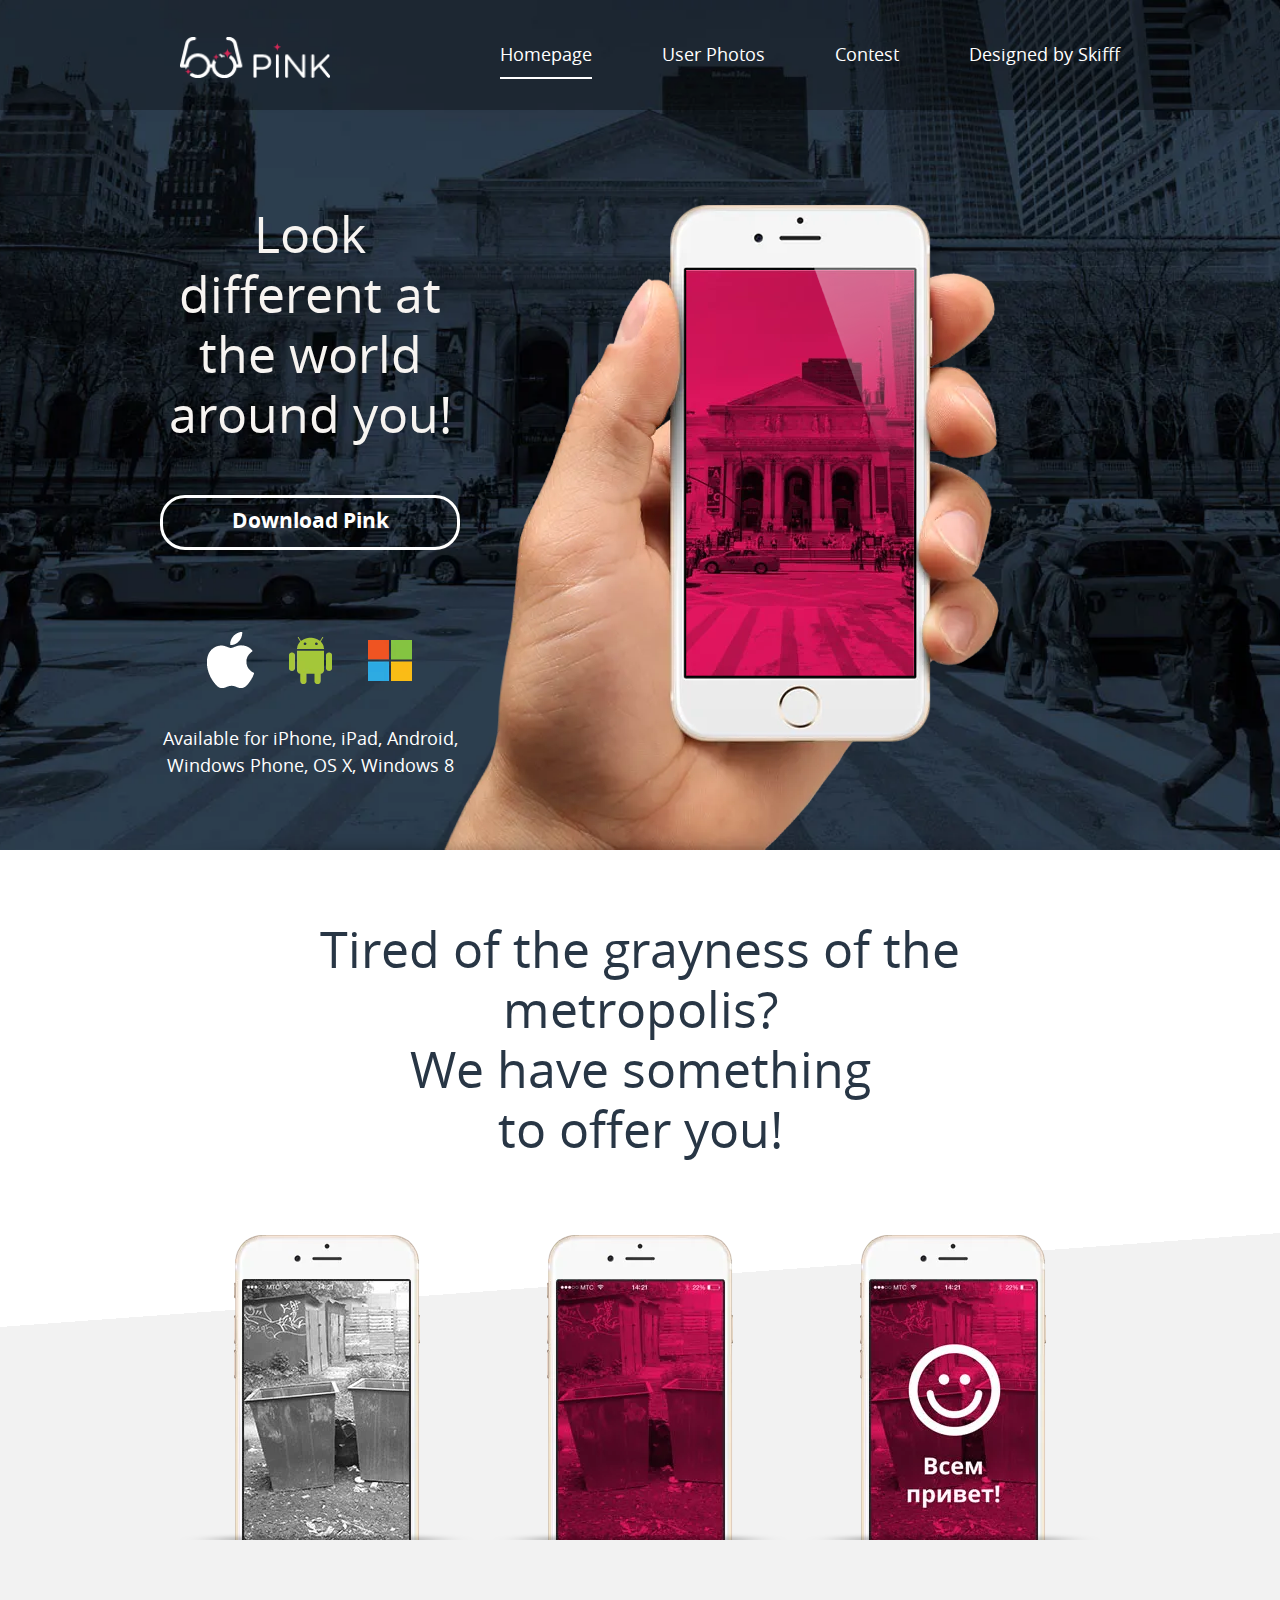
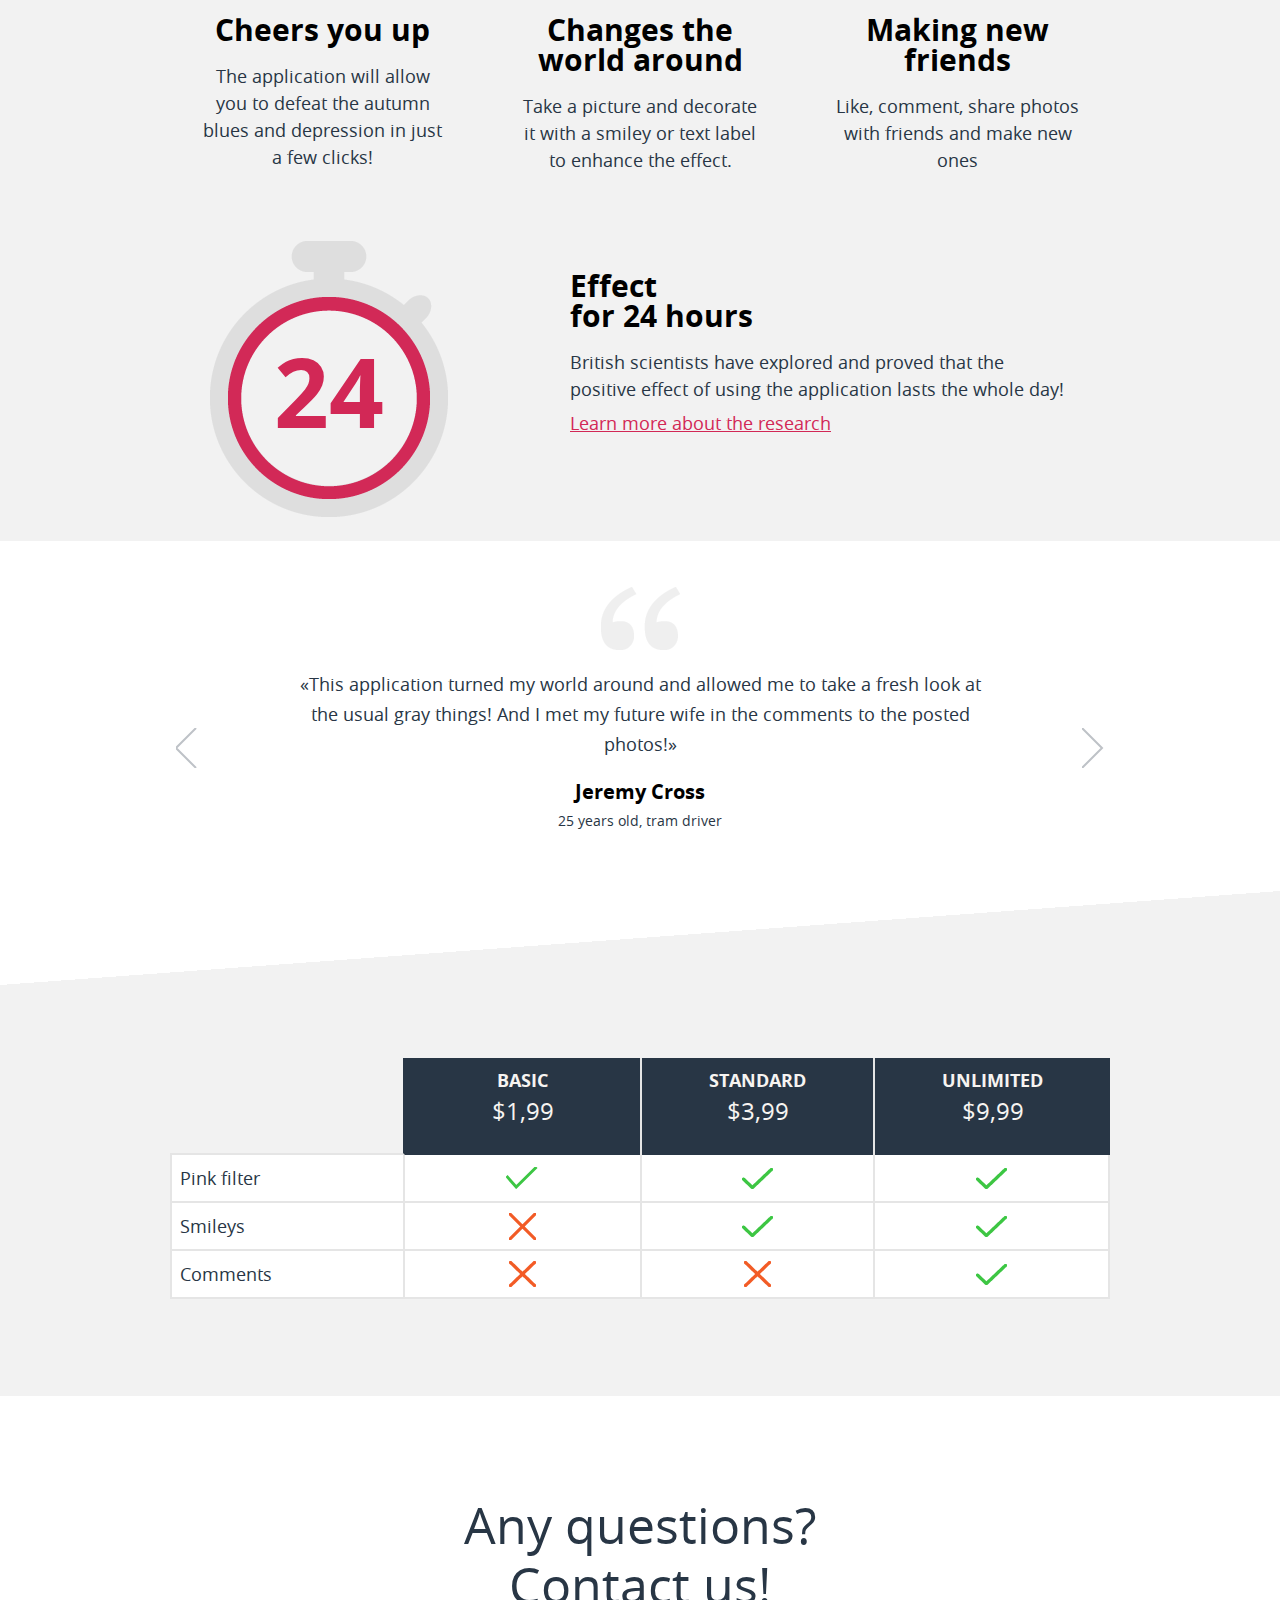
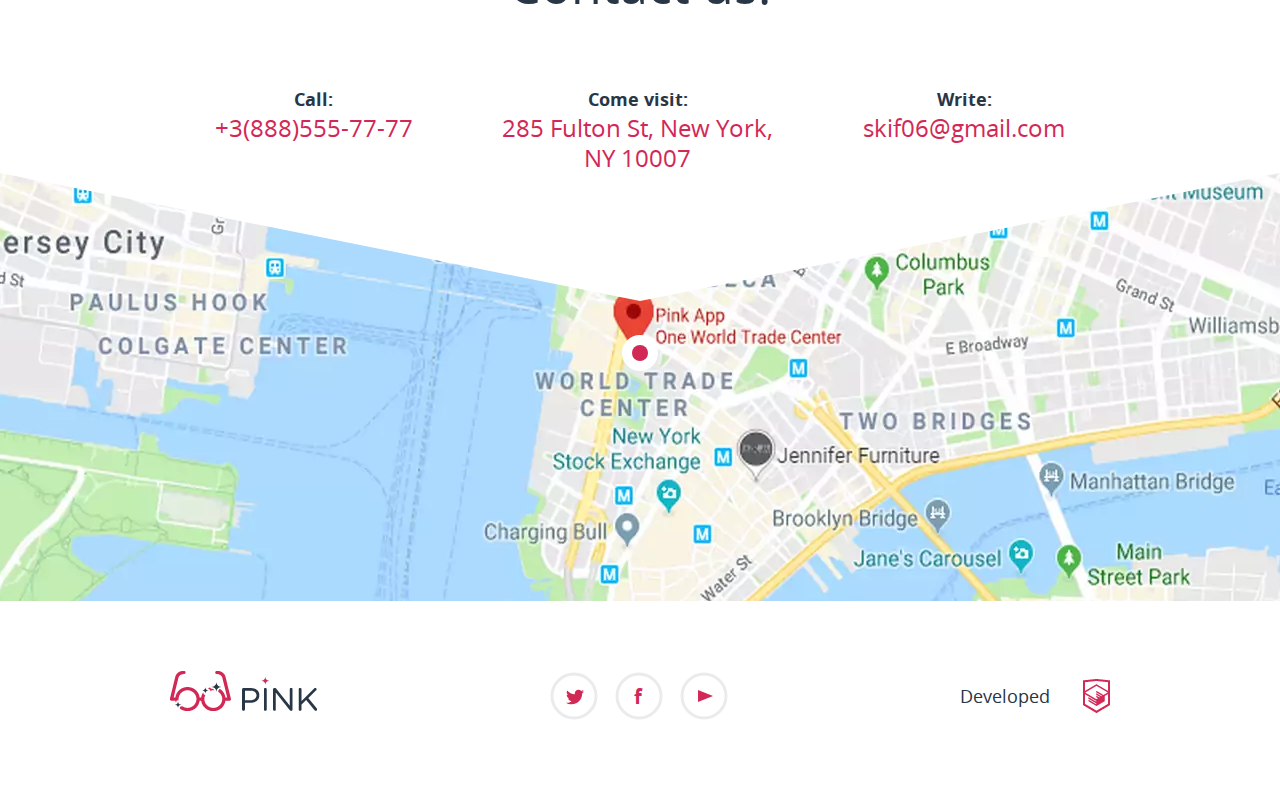
<file: pink/index.html>
<!DOCTYPE html>
<html lang="en">
<head>
	<meta charset="UTF-8">
	<title>Pink</title>
	<meta name="description" content="Pink mobile app website">
	<meta name="viewport" content="width=device-width,initial-scale=1">
	<link rel="stylesheet" href="css/style.css">
</head>
<body>
	<header class="page-header">
		<div class="page-header__wrap">
			<div class="page-header__wrapper page-header__wrapper--closed">
				<a class="page-header__logo" href="index.html">
					<picture>
						<source media="(min-width: 1200px)" srcset="img/logotype-white-desktop.svg">
						<source media="(min-width: 660px)" srcset="img/logotype-white-tablet.svg">
						<img class="page-header__logo-image" src="img/logotype-white-mobile.svg"  alt="Logotype Pink">
					</picture>
				</a>
			</div>
			
			<nav class="main-nav main-nav--closed main-nav--nojs">
				<button class="main-nav__toggle" type="button"><span class="visually-hidden">Open menu</span></button>
				<div class="main-nav__wrapper">
					<ul class="main-nav__list">
						<li class="main-nav__item">
							<a>Homepage</a>
						</li>
						<li class="main-nav__item">
							<a href="photo.html">User&nbsp;Photos</a>
						</li>
						<li class="main-nav__item">
							<a href="form.html">Contest</a>
						</li>
						<li class="main-nav__item">
							<a href="https://www.upwork.com/o/profiles/users/_~01f8200a44982aed99?s=1110580755057594368">Designed&nbsp;by&nbsp;Skifff</a>
						</li>
					</ul>
				</div>
			</nav>
		</div>
		
	</header>

	<main class="page-main">
		<h1 class="visually-hidden">Pink - an application for a good mood</h1>
		
		<section class="promo">
			<div class="promo__wrapper">
				<h2 class="visually-hidden">Links for downloading the Pink application</h2>
				
				<div class="promo__description">
					<div class="promo__description-wrapper">
						<p class="promo__slogan">
							Look different at the world around you!
						</p>
						<a class="promo__download-button" href="#">Download Pink</a>
						<ul class="promo__link-list">
							<li class="promo__link-item apple-icon">
								<a href="#"><span class="visually-hidden">Apple</span></a>
							</li>
							<li class="promo__link-item android-icon">
								<a href="#"><span class="visually-hidden">Android</span></a>
							</li>
							<li class="promo__link-item windows-icon">
								<a href="#"><span class="visually-hidden">Windows</span></a>
							</li>
						</ul>
						<p class="promo__os-list">
							Available for iPhone, iPad, Android, Windows Phone, OS X, Windows 8
						</p>
					</div>
				</div>
			</div>
			
			
		</section>

		<section class="advantages">
			<h2 class="visually-hidden">Our advantages</h2>
			<p class="advantages__title">
				Tired of the grayness of the metropolis?<br class="br"><br>We have something<br>to offer you!
			</p>
			<div class="advantages__wrapper">
				<ul class="advantages__list">
					<li class="advantages__item">
						<h3 class="advantages__item-title">Cheers you up</h3>
						<p class="advantages__item-text">
							The application will allow you to defeat the autumn blues and depression in just a few clicks!
						</p>
					</li>
					<li class="advantages__item">
						<h3 class="advantages__item-title">Changes the world around</h3>
						<p class="advantages__item-text">
							Take a picture and decorate it with a smiley or text label to enhance the effect.
						</p>
					</li>
					<li class="advantages__item">
						<h3 class="advantages__item-title">Making new friends</h3>
						<p class="advantages__item-text">
							Like, comment, share photos with friends and make new ones
						</p>
					</li>
				</ul>
				<p class="advantages__picture">
					<img class="advantages__image" src="img/iphone-3.webp" alt="iPhone picture number 3">
				</p>
			</div>
			
			<div class="advantages__effect-wrap">
				<div class="advantages__effect">
					<div class="advantages__effect--wrapper">
						<h3 class="advantages__item-title effect-title">Effect<br>for 24 hours</h3>
						<p class="advantages__item-text effect-text">
							British scientists have explored and proved that the positive effect of using the application lasts the whole day!
						</p>
						<a class="advantages__item-text link" href="#">Learn more about the research</a>
					</div>
				</div>
			</div>
			
		</section>

		<section class="reviews">
			<h2 class="visually-hidden">Pink Reviews</h2>
			<div class="reviews__list">
				<button class="reviews__arrow-prev" aria-label="Go to previous review" type="button">
					<svg width="22" height="40">
						<polyline 
							points="20,0 0,20 20,40"
							style="fill:none; stroke:#bec2c7; stroke-width:2">
								
						</polyline>	
					</svg>
				</button>
				<blockquote class="reviews__item reviews__item--active">
					<cite class="reviews__autor-name">
						Jeremy Cross
					</cite>
					<p class="reviews__autor-age">
						25 years old, tram driver
					</p>
					<p class="reviews__text">
						«This application turned my world around and allowed me to take a fresh look at the usual gray things! And I met my future wife in the comments to the posted photos!»
					</p>
				</blockquote>
				<blockquote class="reviews__item">
					<cite class="reviews__autor-name">
						Albert Einstein
					</cite>
					<p class="reviews__autor-age">
						140 years old, physicist
					</p>
					<p class="reviews__text">
						«I am thankful for all of those who said NO to me. It’s because of them I’m doing it myself.»
					</p>
				</blockquote>
				<blockquote class="reviews__item">
					<cite class="reviews__autor-name">
						Mark Twain
					</cite>
					<p class="reviews__autor-age">
						184 years old, writer
					</p>
					<p class="reviews__text">
						«Twenty years from now you will be more disappointed by the things that you didn’t do than by the ones you did do, so throw off the bowlines, sail away from safe harbor, catch the trade winds in your sails. Explore, Dream, Discover.»
					</p>
				</blockquote>
				<button class="reviews__arrow-next" aria-label="Go to next review" type="button">
					<svg width="22" height="40">
						<polyline 
							points="0,0 20,20 0,40"
							style="fill:none; stroke:#bec2c7; stroke-width:2">
								
						</polyline>	
					</svg>
				</button>
			</div>
			<p class="reviews__toggles slider__toggles">
				<button class="slider__toggle slider__toggle--active" aria-label="Review toggle" type="button"></button>
				<button class="slider__toggle" aria-label="Review toggle" type="button"></button>
				<button class="slider__toggle" aria-label="Review toggle" type="button"></button>
			</p>
		</section>

		<section class="prices">
			<h2 class="visually-hidden">Our prices</h2>
			<div class="prices__wrapper">
				<table class="prices__list">
					<tr class="prices__packages">
						<td class="prices__package-empty">
							
						</td>
						<th class="prices__package prices__package--hidden">
							<span class="prices__package-name">Basic</span><br>
							<span class="prices__package-value">$1,99</span>
						</th>
						<th class="prices__package hit-package">
							<span class="prices__package-name">Standard</span><br>
							<span class="prices__package-value">$3,99</span>
						</th>
						<th class="prices__package prices__package--hidden">
							<span class="prices__package-name">Unlimited</span><br>
							<span class="prices__package-value">$9,99</span>
						</th>
					</tr>
					<tr>
						<td class="prises__inclusions-nomob prises__inclusions--hidden-mobile">
							Pink filter
						</td>
						<td class="prises__inclusions prises__inclusions--hidden">
							<span>Pink filter</span>
							<img src="img/yes-icon.svg" width="33" height="22" alt="Included in the package">
						</td>
						<td class="prises__inclusions">
							<span>Pink filter</span>
							<img src="img/yes.webp" width="31" height="21" alt="Included in the package">
						</td>
						<td class="prises__inclusions prises__inclusions--hidden">
							<span>Pink filter</span>
							<img src="img/yes.webp" width="31" height="21" alt="Included in the package">
						</td>
					</tr>
					<tr>
						<td class="prises__inclusions-nomob prises__inclusions--hidden-mobile">
							Smileys
						</td>
						<td class="prises__inclusions prises__inclusions--hidden">
							<span>Smileys</span>
							<img src="img/no-icon.svg" width="27" height="27" alt="Not included in package">
						</td>
						<td class="prises__inclusions">
							<span>Smileys</span>
							<img src="img/yes.webp" width="31" height="21" alt="Included in the package">
						</td>
						<td class="prises__inclusions prises__inclusions--hidden">
							<span>Smileys</span>
							<img src="img/yes.webp" width="31" height="21" alt="Included in the package">
						</td>
					</tr>
					<tr>
						<td class="prises__inclusions-nomob prises__inclusions--hidden-mobile">
							Comments
						</td>
						<td class="prises__inclusions prises__inclusions--hidden">
							<span>Comments</span>
							<img src="img/no.webp" width="27" height="26" alt="Not included in package">
						</td>
						<td class="prises__inclusions">
							<span>Comments</span>
							<img src="img/no.webp" width="27" height="26" alt="Not included in package">
						</td>
						<td class="prises__inclusions prises__inclusions--hidden">
							<span>Comments</span>
							<img src="img/yes.webp" width="31" height="21" alt="Included in the package">
						</td>
					</tr>
				</table>
				<p class="prices__toggles slider__toggles">
					<button class="prices__toggle" aria-label="Price pakages toggle" type="button"></button>
					<button class="prices__toggle prices__toggle--active" aria-label="Price pakages toggle" type="button"></button>
					<button class="prices__toggle" aria-label="Price pakages toggle" type="button"></button>
				</p>
			</div>
			
		</section>

		<section class="contacts">
			<h2 class="visually-hidden">Our contacts</h2>
			<div class="contacts__wrapper">
				<p class="contacts_title">
					Any questions?<br>Contact us!
				</p>
				<ul class="contacts__list">
					<li class="contacts__item">
						<p class="contacts__method">
							Call:
						</p>
						<p class="contacts__value">
							+3(888)555-77-77
						</p>
					</li>
					<li class="contacts__item">
						<p class="contacts__method">
							Write:
						</p>
						<p class="contacts__value">
							skif06@gmail.com
						</p>
					</li>
					<li class="contacts__item">
						<p class="contacts__method">
							Come visit:
						</p>
						<p class="contacts__value">
							285 Fulton St, New York,<br>NY 10007
						</p>
					</li>
				</ul>
			</div>
			<div class="poly">
				<svg viewBox="0 0 100 10" >
  					<polygon points="0,0 50,10 100,0" fill="white"/>
  				</svg>
			</div>
			
			<div class="contacts__map-marker">
				<svg width="36" height="36">
					<circle r="18" cx="18" cy="18" fill="#ffffff" />
					<circle r="8" cx="18" cy="18" fill="#d22856" />
				</svg>
			</div>
		</section>
	</main>
	<footer class="page-footer">
		<div class="page-footer__wrapper">
			<a class="page-footer__logo" href="">
				<picture>
						<source media="(min-width: 1200px)" srcset="img/logotype-blue-desktop.svg">
						<img class="page-footer__logo-image" src="img/logotype-blue-tablet.svg" width="147" height="40" alt="Logotype Pink in footer">
					</picture>
			</a>
			<ul class="footer__social-list">
				<li class="footer__social-item">
					<a class="footer__social-link" href="#">
						<span class="visually-hidden">Pink in Twitter</span>
						<svg class="social-item__circle" width="50px" height="50px">
						  <circle r="22" cx="25" cy="25" fill="none"  stroke-width="3"/>
						</svg>
						<svg class="social-item__twitter" width="18px" height="18px" viewBox="0 0 256 209" >
						    <g>
						        <path d="M256,25.4500259 C246.580841,29.6272672 236.458451,32.4504868 225.834156,33.7202333 C236.678503,27.2198053 245.00583,16.9269929 248.927437,4.66307685 C238.779765,10.6812633 227.539325,15.0523376 215.57599,17.408298 C205.994835,7.2006971 192.34506,0.822 177.239197,0.822 C148.232605,0.822 124.716076,24.3375931 124.716076,53.3423116 C124.716076,57.4586875 125.181462,61.4673784 126.076652,65.3112644 C82.4258385,63.1210453 43.7257252,42.211429 17.821398,10.4359288 C13.3005011,18.1929938 10.710443,27.2151234 10.710443,36.8402889 C10.710443,55.061526 19.9835254,71.1374907 34.0762135,80.5557137 C25.4660961,80.2832239 17.3681846,77.9207088 10.2862577,73.9869292 C10.2825122,74.2060448 10.2825122,74.4260967 10.2825122,74.647085 C10.2825122,100.094453 28.3867003,121.322443 52.413563,126.14673 C48.0059695,127.347184 43.3661509,127.988612 38.5755734,127.988612 C35.1914554,127.988612 31.9009766,127.659938 28.694773,127.046602 C35.3777973,147.913145 54.7742053,163.097665 77.7569918,163.52185 C59.7820257,177.607983 37.1354036,186.004604 12.5289147,186.004604 C8.28987161,186.004604 4.10888474,185.75646 0,185.271409 C23.2431033,200.173139 50.8507261,208.867532 80.5109185,208.867532 C177.116529,208.867532 229.943977,128.836982 229.943977,59.4326002 C229.943977,57.1552968 229.893412,54.8901664 229.792282,52.6381454 C240.053257,45.2331635 248.958338,35.9825545 256,25.4500259" ></path>
						    </g>
						</svg>
					</a>
					
				</li>
				<li class="footer__social-item">
					<a class="footer__social-link" href="#">
						<span class="visually-hidden">Pink in Facebook</span>
						<svg class="social-item__circle" width="50px" height="50px">
						  <circle r="22" cx="25" cy="25" fill="none" stroke-width="3"/>
						</svg>
						<p class="social-item__facebook">
							f
						</p>
					</a>
				</li>
				<li class="footer__social-item">
					<a class="footer__social-link" href="#">
						<span class="visually-hidden">Pink in Youtube</span>
						<svg class="social-item__circle" width="50px" height="50px">
						  <circle r="22" cx="25" cy="25" fill="none" stroke-width="3"/>
						</svg>
						<svg class="social-item__youtube" width="18px" height="18px" >
						    <polygon points="0,0 15,6 0,12"/>
						</svg>
					</a>
				</li>
			</ul>
			<p class="footer__copywrite">
				<a class="footer__copywrite-link" href="https://www.fiverr.com/skifff">
					<span>Developed</span>
					<img src="img/htmlacademy.webp" alt="skifff logotype" width="27" height="34">
				</a>
			</p>
		</div>
		
	</footer>
	<script>
		var navMain = document.querySelector('.main-nav');
		var navToggle = document.querySelector('.main-nav__toggle');
		var headerWrapper = document.querySelector('.page-header__wrapper');
		var headerWrap = document.querySelector('.page-header__wrap');

		navMain.classList.remove('main-nav--nojs');

		navToggle.addEventListener('click', function() {
			if (navMain.classList.contains('main-nav--closed')) {
				navMain.classList.remove('main-nav--closed');
				navMain.classList.add('main-nav--opened');
				
				headerWrapper.classList.add('page-header__wrapper--opened');
				headerWrap.classList.add('page-header__wrap--opened');
			} else {
				navMain.classList.add('main-nav--closed');
				navMain.classList.remove('main-nav--opened');
				headerWrapper.classList.remove('page-header__wrapper--opened');
				headerWrap.classList.remove('page-header__wrap--opened');
			}
		});


		// Buttons of reviews slider
		var sliderToggle = document.querySelectorAll('.slider__toggle');
		var arrowNext = document.querySelector('.reviews__arrow-next');
		var arrowPrev = document.querySelector('.reviews__arrow-prev');
		var reviewsItem = document.querySelectorAll('.reviews__item');

		for (i = 0; i < sliderToggle.length; i++) {
			sliderToggle[i].num = i;
			reviewsItem[i].num = i;
			sliderToggle[i].addEventListener('click', function() {
				
				for (j = 0; j < reviewsItem.length; j++) {
					if (reviewsItem[j].classList.contains('reviews__item--active')) {
						reviewsItem[j].classList.remove('reviews__item--active');
					}
					if (sliderToggle[j].classList.contains('slider__toggle--active')) {
						sliderToggle[j].classList.remove('slider__toggle--active');
					}
				}
				reviewsItem[this.num].classList.add('reviews__item--active');
				sliderToggle[this.num].classList.add('slider__toggle--active');
			});
		};	

		
		// Arrows of reviews slider
			arrowNext.addEventListener('click', function() {
				for (m = 0; m < reviewsItem.length; m++) {
					if (reviewsItem[m].classList.contains('reviews__item--active')) {
						reviewsItem[m].classList.remove('reviews__item--active');
						if (!(m == reviewsItem.length - 1)){
							reviewsItem[m+1].classList.add('reviews__item--active');
						}
						else {
							reviewsItem[0].classList.add('reviews__item--active');
						}
						break;
					};
				};
			});

			arrowPrev.addEventListener('click', function() {
				for (m = 0; m < reviewsItem.length; m++) {
					if (reviewsItem[m].classList.contains('reviews__item--active')) {
						reviewsItem[m].classList.remove('reviews__item--active');
						if (!(m == 0)){
							reviewsItem[m-1].classList.add('reviews__item--active');
						}
						else {
							reviewsItem[reviewsItem.length - 1].classList.add('reviews__item--active');
						}
						break;
					};
				};
			});
		

		// Prices slider
		
		var pricesToggle = document.querySelectorAll('.prices__toggle');
		var pricesPackages = document.querySelectorAll('.prices__package');
		var pricesInclusions = document.querySelectorAll('.prises__inclusions');
		console.log(pricesInclusions);

		for (i = 0; i < pricesToggle.length; i++) {
			pricesToggle[i].num = i;
			pricesPackages[i].num = i;
			pricesInclusions[i].num = pricesInclusions[i+3].num = pricesInclusions[i+6].num = i;
			pricesToggle[i].addEventListener('click', function() {

				for(n = 0; n < pricesInclusions.length; n++) {
					if (!pricesInclusions[n].classList.contains('prises__inclusions--hidden')) {
						pricesInclusions[n].classList.add('prises__inclusions--hidden');
					}
				}
				
				for (j = 0; j < pricesPackages.length; j++) {
					if (!pricesPackages[j].classList.contains('prices__package--hidden')) {
						pricesPackages[j].classList.add('prices__package--hidden');
						
					}
					if (pricesToggle[j].classList.contains('prices__toggle--active')) {
						pricesToggle[j].classList.remove('prices__toggle--active');
					}
				}
				pricesPackages[this.num].classList.remove('prices__package--hidden');
				pricesInclusions[this.num].classList.remove('prises__inclusions--hidden');
				pricesInclusions[this.num+3].classList.remove('prises__inclusions--hidden');
				pricesInclusions[this.num+6].classList.remove('prises__inclusions--hidden');
				pricesToggle[this.num].classList.add('prices__toggle--active');
			});
		};


		


	</script>
</body>
</html>
</file>
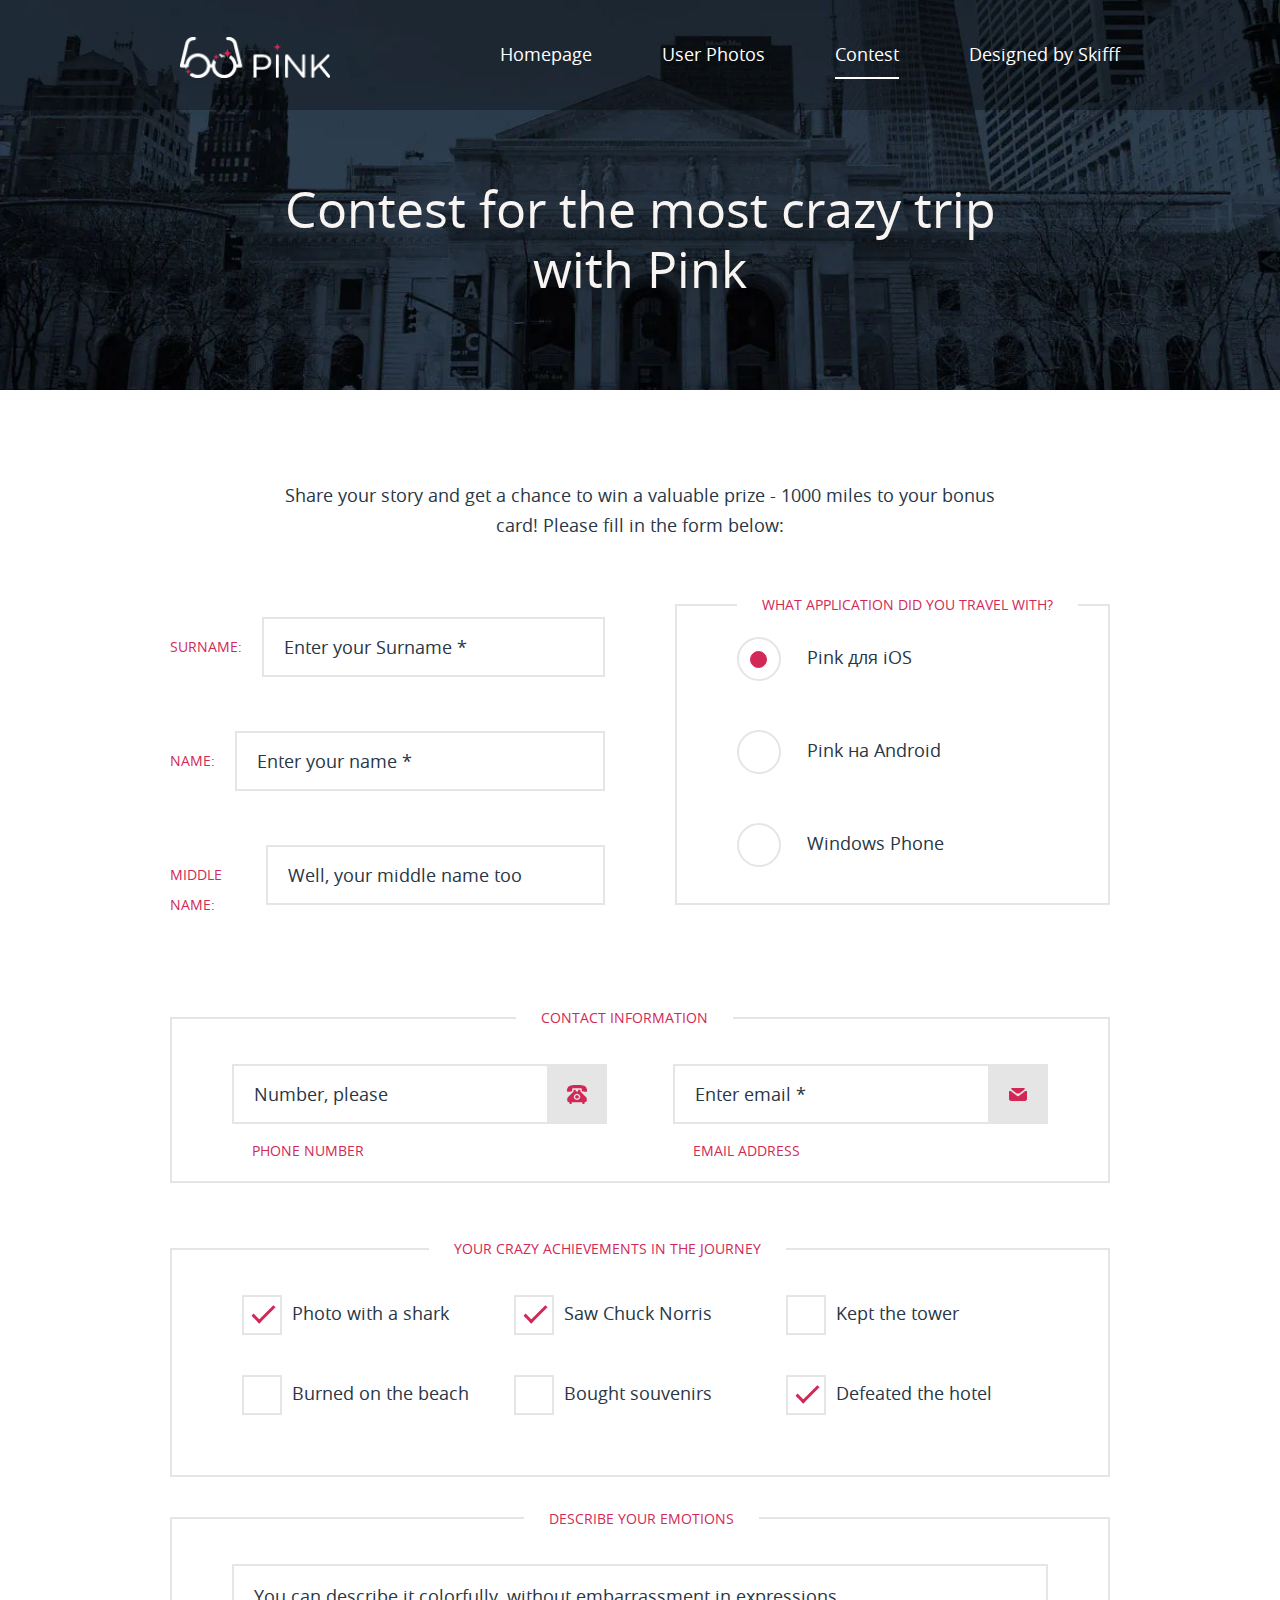
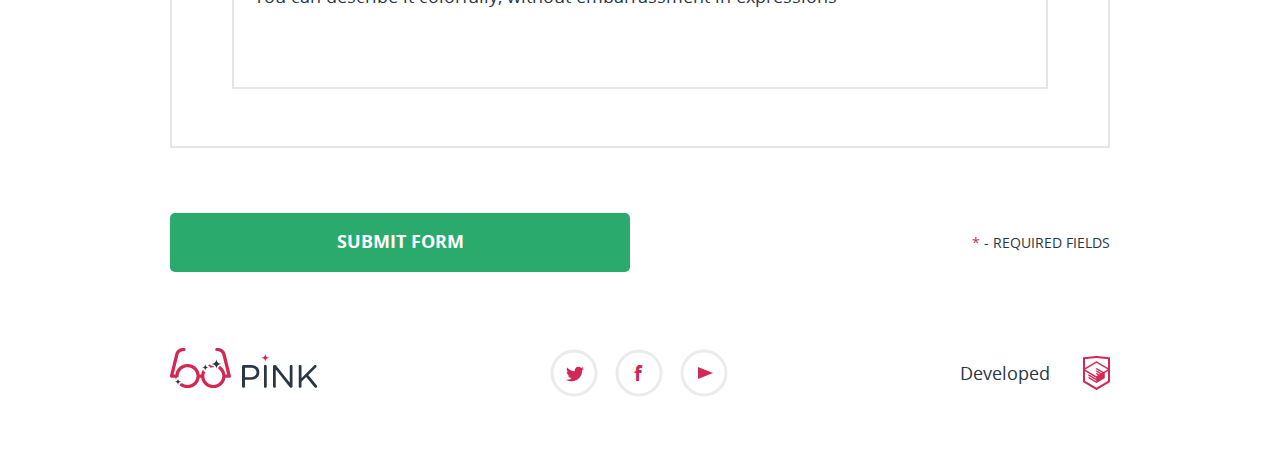
<file: form.html>
<!DOCTYPE html>
<html lang="en">
<head>
	<meta charset="UTF-8">
	<title>Pink</title>
	<meta name="description" content="Pink mobile app website">
	<meta name="viewport" content="width=device-width,initial-scale=1">
	<link rel="stylesheet" href="css/style.css">
</head>
<body>
	<header class="page-header">
		<div class="page-header__wrap">
			<div class="page-header__wrapper page-header__wrapper--closed">
				<a class="page-header__logo" href="index.html">
					<picture>
						<source media="(min-width: 1200px)" srcset="img/logotype-white-desktop.svg">
						<source media="(min-width: 660px)" srcset="img/logotype-white-tablet.svg">
						<img class="page-header__logo-image" src="img/logotype-white-mobile.svg"  alt="Logotype Pink">
					</picture>
					
				</a>
			</div>
			
			<nav class="main-nav main-nav--closed main-nav--nojs">
				<button class="main-nav__toggle" type="button"><span class="visually-hidden">Open menu</span></button>
				<div class="main-nav__wrapper">
					<ul class="main-nav__list">
						<li class="main-nav__item">
							<a href="index.html">Homepage</a>
						</li>
						<li class="main-nav__item">
							<a href="photo.html">User&nbsp;Photos</a>
						</li>
						<li class="main-nav__item">
							<a>Contest</a>
						</li>
						<li class="main-nav__item">
							<a href="#">Designed&nbsp;by&nbsp;Skifff</a>
						</li>
					</ul>
				</div>
			</nav>
		</div>
	</header>
	<main>
		<section class="promo-photo">
			<div class="promo-photo__wrapper">
				<h1 class="promo-photo__title">Contest <br>for the most crazy trip <br>with Pink</h1>
			</div>
		</section>
		<section class="form">
			<p class="form__description">
				Share your story and get a chance to win a valuable prize - 1000 miles to your bonus card! <span>Please fill in the form below:</span>
			</p>
			<form action="#" method="GET">
				
				<div class="form__fio-list">
					<h3 class="visually-hidden">Enter your surname, name and patronymic</h3>
					<p class="form__fio-item">
						<label for="surname">Surname:</label>
						<input id="surname" type="text" name="surname" placeholder="Enter your Surname *">
					</p>
					<p class="form__fio-item">
						<label for="name">Name:</label>
						<input id="name" type="text" name="name" placeholder="Enter your name *">
					</p>
					<p class="form__fio-item">
						<label for="second-name">Middle name:</label>
						<input id="second-name" type="text" name="second-name" placeholder="Well, your middle name too">
					</p>
				</div>
				
				<div class="form__progress">
					<div class="form__progress-wrapper">
						<h3 class="visually-hidden">Your achievements</h3>
						<p class="form__progress-title">
							Your crazy achievements in the journey
						</p>
						<ul class="form__progress-list">
							<li class="form__progress-item">
								<input id="shark" type="checkbox" name="progress" value="shark" checked>
								<label class="form__progress-label" for="shark">Photo with a shark</label>
							</li>
							<li class="form__progress-item">
								<input id="beach" type="checkbox" name="progress" value="beach">
								<label class="form__progress-label" for="beach">Burned on the beach</label>
							</li>
							<li class="form__progress-item">
								<input id="chak" type="checkbox" name="progress" value="chak" checked>
								<label class="form__progress-label" for="chak">Saw Chuck Norris</label>
							</li>
							<li class="form__progress-item">
								<input id="souvenir" type="checkbox" name="progress" value="souvenir">
								<label class="form__progress-label" for="souvenir">Bought souvenirs</label>
							</li>
							<li class="form__progress-item">
								<input id="tower" type="checkbox" name="progress" value="tower">
								<label class="form__progress-label" for="tower">Kept the tower</label>
							</li>
							<li class="form__progress-item">
								<input id="hotel" type="checkbox" name="progress" value="hotel" checked>
								<label class="form__progress-label" for="hotel">Defeated the hotel</label>
							</li>
						</ul>
					</div>
				</div>
				

				
				<div class="form__contacts-list">
					<div class="form__contacts-wrapper">
						<h3 class="visually-hidden">Your contact information</h3>
						<p class="form__contacts-title">
							Contact Information
						</p>
						<div class="form__contacts-items">
							<p class="form__contacts-item">
								<label class="phone" for="phone">Phone number</label>
								<input class="form__contacts-field" id="phone" type="text" name="phone" placeholder="Number, please">
							</p>
							<p class="form__contacts-item">
								<label class="email" for="email">Email address</label>
								<input class="form__contacts-field" id="email" type="email" name="email" placeholder="Enter email *">
							</p>
						</div>
						
					</div>
				</div>
				
				<div class="form__app">
					<div class="form__app-wrapper">
						<h3 class="visually-hidden">Your application</h3>
						<p class="form__app-title">
							What application did you travel with?
						</p>
						<p class="form__app-item">
							<input id="ios" type="radio" name="app" value="ios" checked>
							<label class="form__app-label" for="ios">Pink для iOS</label>
						</p>
						<p class="form__app-item">
							<input id="android" type="radio" name="app" value="android">
							<label class="form__app-label" for="android">Pink на Android</label>
						</p>
						<p class="form__app-item">
							<input id="windows" type="radio" name="app" value="windows">
							<label class="form__app-label" for="windows">Windows Phone</label>
						</p>
					</div>
				</div>

				<div class="form__emotions">
					<div class="form__emotions-wrapper">
						<h3 class="visually-hidden">Your emotions</h3>
						<p class="form__emotions-text">
							<label for="emotions">Describe your emotions</label>
							<textarea name="emotions" id="emotions">You can describe it colorfully, without embarrassment in expressions</textarea>
						</p>
					</div>
				</div>
				<p class="form__button-wrapper">
					<input class="form__button" type="submit" value="Submit Form">
				</p>
				<p class="form__required">
					<span>*</span> - required fields
				</p>

			</form>
		</section>
	</main>
	<footer class="footer">
		<div class="page-footer__wrapper">
			<a class="page-footer__logo" href="">
				<picture>
						<source media="(min-width: 1200px)" srcset="img/logotype-blue-desktop.svg">
						<img class="page-footer__logo-image" src="img/logotype-blue-tablet.svg" width="147" height="40" alt="Logotype Pink in footer">
					</picture>
			</a>
			<ul class="footer__social-list">
				<li class="footer__social-item">
					<a class="footer__social-link" href="#">
						<span class="visually-hidden">Pink in Twitter</span>
						<svg class="social-item__circle" width="50px" height="50px">
						  <circle r="22" cx="25" cy="25" fill="none"  stroke-width="3"/>
						</svg>
						<svg class="social-item__twitter" width="18px" height="18px" viewBox="0 0 256 209" >
						    <g>
						        <path d="M256,25.4500259 C246.580841,29.6272672 236.458451,32.4504868 225.834156,33.7202333 C236.678503,27.2198053 245.00583,16.9269929 248.927437,4.66307685 C238.779765,10.6812633 227.539325,15.0523376 215.57599,17.408298 C205.994835,7.2006971 192.34506,0.822 177.239197,0.822 C148.232605,0.822 124.716076,24.3375931 124.716076,53.3423116 C124.716076,57.4586875 125.181462,61.4673784 126.076652,65.3112644 C82.4258385,63.1210453 43.7257252,42.211429 17.821398,10.4359288 C13.3005011,18.1929938 10.710443,27.2151234 10.710443,36.8402889 C10.710443,55.061526 19.9835254,71.1374907 34.0762135,80.5557137 C25.4660961,80.2832239 17.3681846,77.9207088 10.2862577,73.9869292 C10.2825122,74.2060448 10.2825122,74.4260967 10.2825122,74.647085 C10.2825122,100.094453 28.3867003,121.322443 52.413563,126.14673 C48.0059695,127.347184 43.3661509,127.988612 38.5755734,127.988612 C35.1914554,127.988612 31.9009766,127.659938 28.694773,127.046602 C35.3777973,147.913145 54.7742053,163.097665 77.7569918,163.52185 C59.7820257,177.607983 37.1354036,186.004604 12.5289147,186.004604 C8.28987161,186.004604 4.10888474,185.75646 0,185.271409 C23.2431033,200.173139 50.8507261,208.867532 80.5109185,208.867532 C177.116529,208.867532 229.943977,128.836982 229.943977,59.4326002 C229.943977,57.1552968 229.893412,54.8901664 229.792282,52.6381454 C240.053257,45.2331635 248.958338,35.9825545 256,25.4500259" ></path>
						    </g>
						</svg>
					</a>
					
				</li>
				<li class="footer__social-item">
					<a class="footer__social-link" href="#">
						<span class="visually-hidden">Pink in Facebook</span>
						<svg class="social-item__circle" width="50px" height="50px">
						  <circle r="22" cx="25" cy="25" fill="none" stroke-width="3"/>
						</svg>
						<p class="social-item__facebook">
							f
						</p>
					</a>
				</li>
				<li class="footer__social-item">
					<a class="footer__social-link" href="#">
						<span class="visually-hidden">Pink in Youtube</span>
						<svg class="social-item__circle" width="50px" height="50px">
						  <circle r="22" cx="25" cy="25" fill="none" stroke-width="3"/>
						</svg>
						<svg class="social-item__youtube" width="18px" height="18px" >
						    <polygon points="0,0 15,6 0,12"/>
						</svg>
					</a>
				</li>
			</ul>
			<p class="footer__copywrite">
				<a class="footer__copywrite-link" href="https://www.fiverr.com/skifff">
					<span>Developed</span>
					<img src="img/htmlacademy.webp" alt="skifff logotype" width="27" height="34">
				</a>
			</p>
		</div>
		
	</footer>
	<script>
		var navMain = document.querySelector('.main-nav');
		var navToggle = document.querySelector('.main-nav__toggle');
		var headerWrapper = document.querySelector('.page-header__wrapper');
		var headerWrap = document.querySelector('.page-header__wrap');

		navMain.classList.remove('main-nav--nojs');

		navToggle.addEventListener('click', function() {
			if (navMain.classList.contains('main-nav--closed')) {
				navMain.classList.remove('main-nav--closed');
				navMain.classList.add('main-nav--opened');
				
				headerWrapper.classList.add('page-header__wrapper--opened');
				headerWrap.classList.add('page-header__wrap--opened');
			} else {
				navMain.classList.add('main-nav--closed');
				navMain.classList.remove('main-nav--opened');
				headerWrapper.classList.remove('page-header__wrapper--opened');
				headerWrap.classList.remove('page-header__wrap--opened');
			}
		});
	</script>
</body>
</html>
</file>
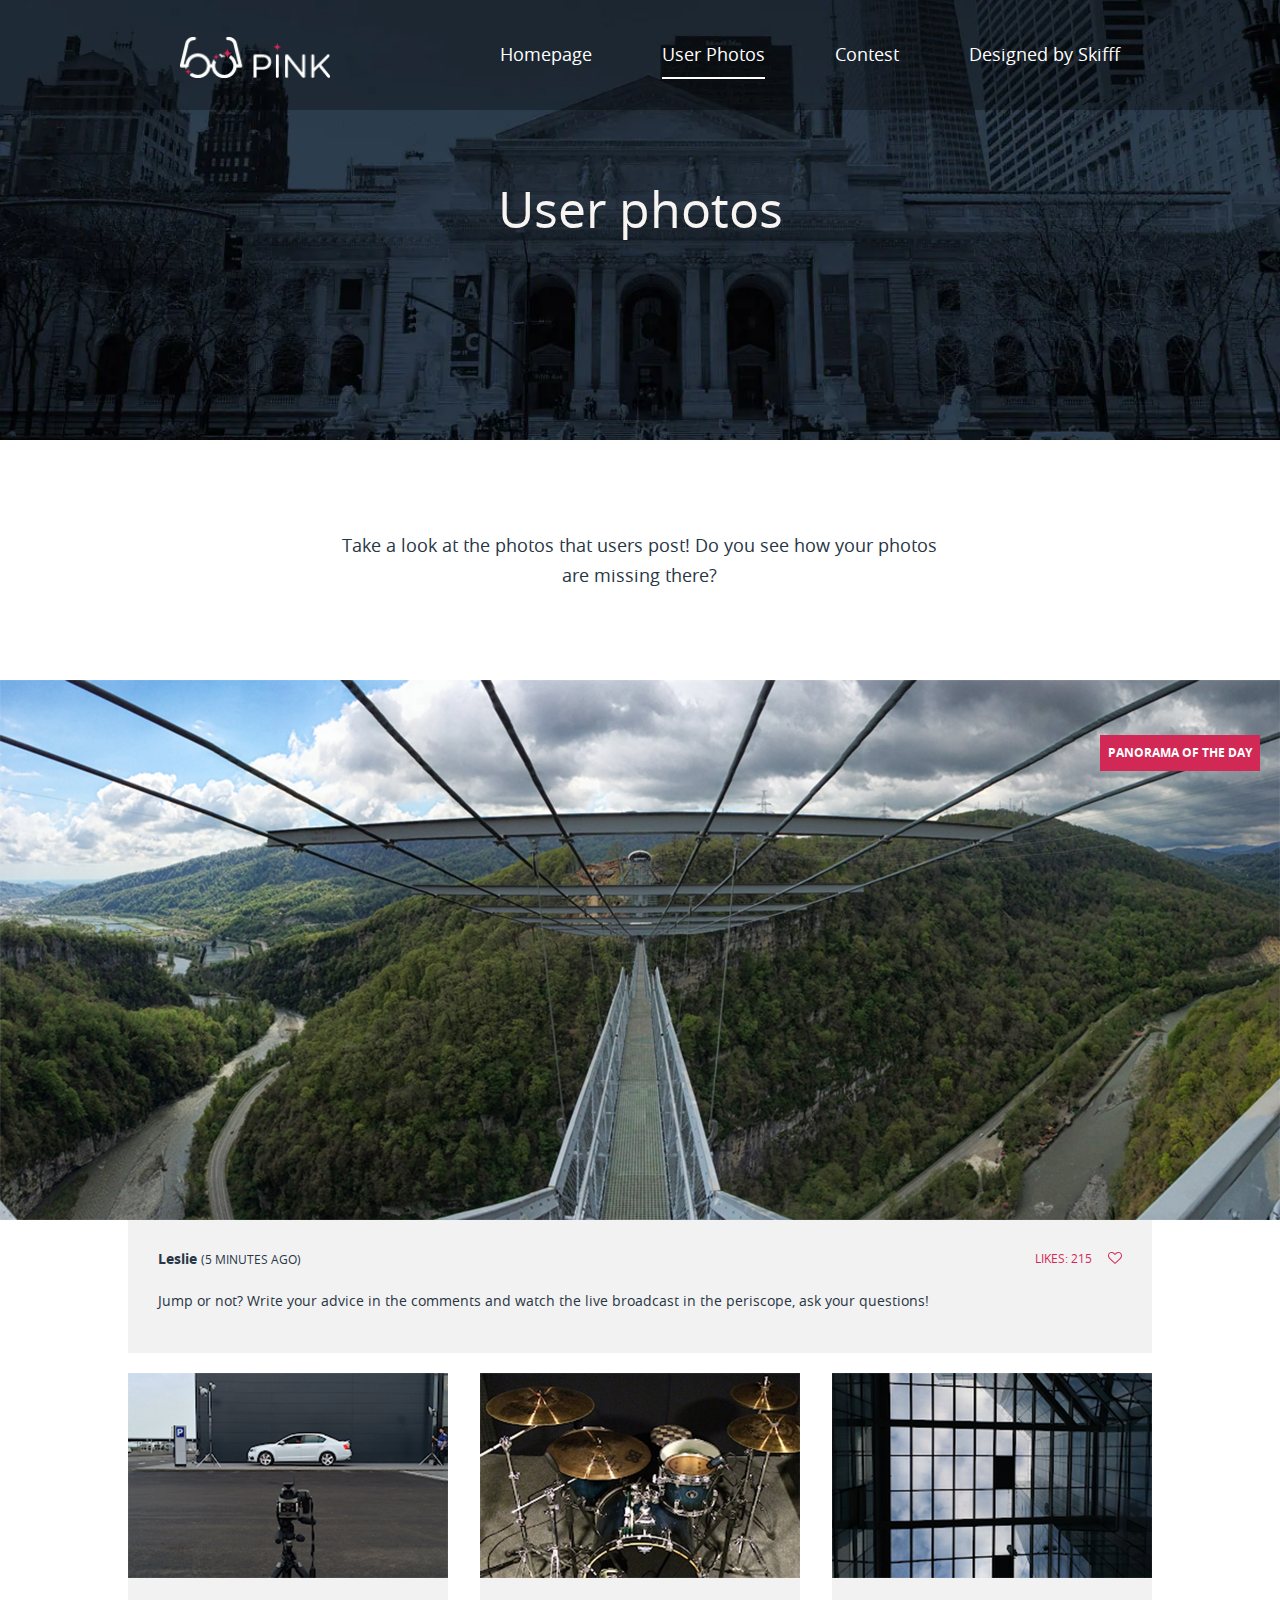
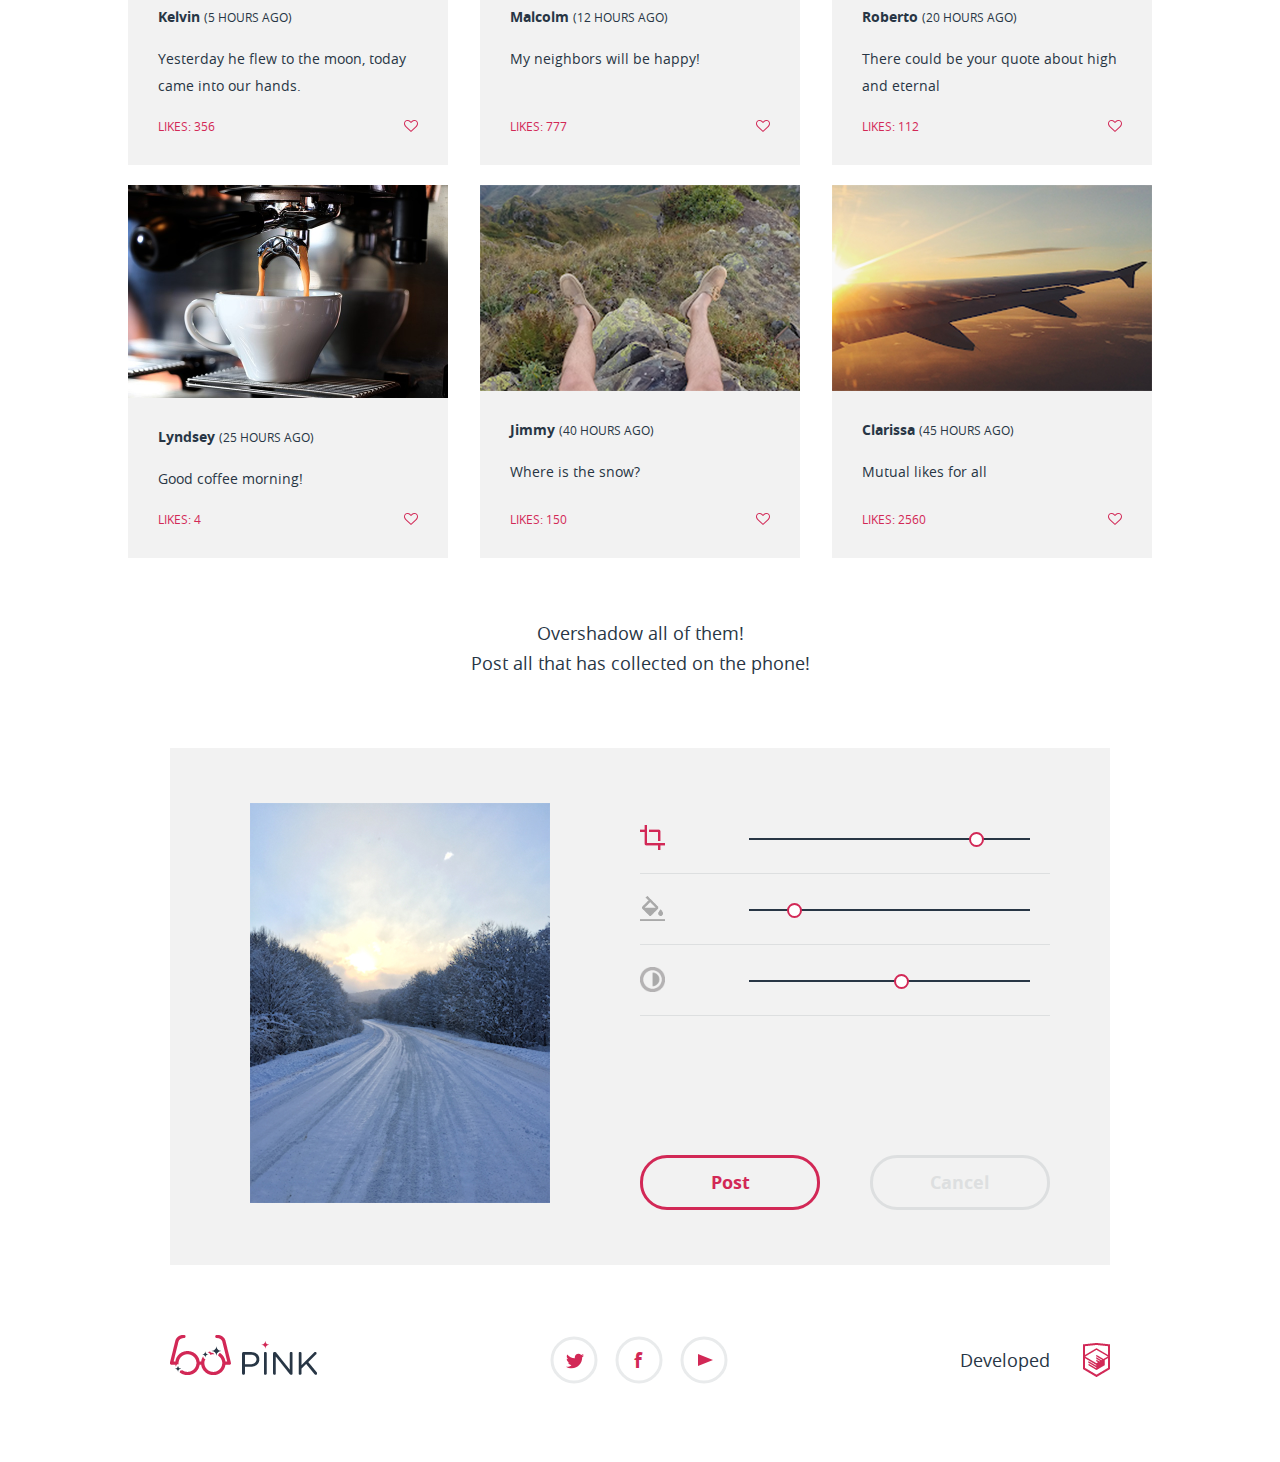
<file: photo.html>
<!DOCTYPE html>
<html lang="en">
<head>
	<meta charset="UTF-8">
	<title>Pink</title>
	<meta name="description" content="Pink mobile app website">
	<meta name="viewport" content="width=device-width,initial-scale=1">
	<link rel="stylesheet" href="css/style.css">
</head>
<body>
	<header class="page-header">
		<div class="page-header__wrap">
			<div class="page-header__wrapper page-header__wrapper--closed">
				<a class="page-header__logo" href="index.html">
					<picture>
						<source media="(min-width: 1200px)" srcset="img/logotype-white-desktop.svg">
						<source media="(min-width: 660px)" srcset="img/logotype-white-tablet.svg">
						<img class="page-header__logo-image" src="img/logotype-white-mobile.svg"  alt="Logotype Pink">
					</picture>
					
				</a>
			</div>
			
			<nav class="main-nav main-nav--closed main-nav--nojs">
				<button class="main-nav__toggle" type="button"><span class="visually-hidden">Open menu</span></button>
				<div class="main-nav__wrapper">
					<ul class="main-nav__list">
						<li class="main-nav__item">
							<a href="index.html">Homepage</a>
						</li>
						<li class="main-nav__item">
							<a>User&nbsp;Photos</a>
						</li>
						<li class="main-nav__item">
							<a href="form.html">Contest</a>
						</li>
						<li class="main-nav__item">
							<a href="#">Designed&nbsp;by&nbsp;Skifff</a>
						</li>
					</ul>
				</div>
			</nav>
		</div>
		
	</header>

	<main>
		<section class="promo-photo">
			<div class="promo-photo__wrapper">
				<h1 class="promo-photo__title">User <br>photos</h1>
			</div>
		</section>

		<section class="photo-gallery">
			<h2 class="visually-hidden">User gallery</h2>
			<div class="photo-gallery__description-wrapper">
				<p class="photo-gallery__description">
					Take a look at the photos that users post! Do you see how your photos are missing there?
				</p>
			</div>

			<ul class="photo-gallery__list">
				<li class="photo-gallery__item">
					<figure class="photo-gallery__image-panorame">
						<picture>
							<source media="(min-width: 1200px)" srcset="img/panorama-desktop@2x.jpg">
							<source media="(min-width: 660px)" srcset="img/panorama-tablet@2x.jpg">
							<img src="img/panorama-mobile@2x.jpg" alt="" >
						</picture>
						<p class="photo-gallery__image-label">
							Panorama of the day
						</p>
					</figure>
					<div class="photo-gallery__author-comment">
						<p class="photo-gallery__username">
							Leslie
							<span class="photo-gallery__post-time">
								(5 minutes ago)
							</span>
						</p>
						
						<p class="photo-gallery__post-text">
							Jump or not? Write your advice in the comments and watch the live broadcast in the periscope, ask your questions!
						</p>
						<p class="photo-gallery__likes">
							Likes: 215
						</p>
					</div>
				</li>
				<li class="photo-gallery__item">
					<figure class="photo-gallery__image">
						<img src="img/photo-1-mobile@2x.jpg" alt="" >
					</figure>
					<div class="photo-gallery__author-comment">
						<p class="photo-gallery__username">
							Kelvin
							<span class="photo-gallery__post-time">
								(5 hours ago)
							</span>
						</p>
						
						<p class="photo-gallery__post-text">
							Yesterday he flew to the moon, today came into our hands.
						</p>
						<p class="photo-gallery__likes">
							Likes: 356
						</p>
					</div>
				</li>
				<li class="photo-gallery__item">
					<figure class="photo-gallery__image">
						<img src="img/photo-2-mobile@2x.jpg" alt="" >
					</figure>
					<div class="photo-gallery__author-comment">
						<p class="photo-gallery__username">
							Malcolm
							<span class="photo-gallery__post-time">
								(12 hours ago)
							</span>
						</p>
						
						<p class="photo-gallery__post-text">
							My neighbors will be happy!
						</p>
						<p class="photo-gallery__likes">
							Likes: 777
						</p>
					</div>
				</li>
				<li class="photo-gallery__item">
					<figure class="photo-gallery__image">
						<img src="img/photo-3-mobile@2x.jpg" alt="" >
					</figure>
					<div class="photo-gallery__author-comment">
						<p class="photo-gallery__username">
							Roberto
							<span class="photo-gallery__post-time">
								(20 hours ago)
							</span>
						</p>
						
						<p class="photo-gallery__post-text">
							There could be your quote about high and eternal
						</p>
						<p class="photo-gallery__likes">
							Likes: 112
						</p>
					</div>
				</li>
				<li class="photo-gallery__item">
					<figure class="photo-gallery__image">
						<img src="img/photo-4-mobile@2x.jpg" alt="" >
					</figure>
					<div class="photo-gallery__author-comment">
						<p class="photo-gallery__username">
							Lyndsey 
							<span class="photo-gallery__post-time">
								(25 hours ago)
							</span>
						</p>
						
						<p class="photo-gallery__post-text">
							Good coffee morning!
						</p>
						<p class="photo-gallery__likes">
							Likes: 4
						</p>
					</div>
				</li>
				<li class="photo-gallery__item">
					<figure class="photo-gallery__image">
						<img src="img/photo-5-mobile@2x.jpg" alt="" >
					</figure>
					<div class="photo-gallery__author-comment">
						<p class="photo-gallery__username">
							Jimmy
							<span class="photo-gallery__post-time">
								(40 hours ago)
							</span>
						</p>
						
						<p class="photo-gallery__post-text">
							Where is the snow?
						</p>
						<p class="photo-gallery__likes">
							Likes: 150
						</p>
					</div>
				</li>
				<li class="photo-gallery__item">
					<figure class="photo-gallery__image">
						<img src="img/photo-6-mobile@2x.jpg" alt="" >
					</figure>
					<div class="photo-gallery__author-comment">
						<p class="photo-gallery__username">
							Clarissa
							<span class="photo-gallery__post-time">
								(45 hours ago)
							</span>
						</p>
						
						<p class="photo-gallery__post-text">
							Mutual likes for all
						</p>
						<p class="photo-gallery__likes">
							Likes: 2560
						</p>
					</div>
				</li>
			</ul>
		</section>
		<section class="posting">
			<h2 class="visually-hidden">Posting photos to the Pink</h2>
			<p class="posting__slogan">
				Overshadow all of them!<br>Post all that has collected on the phone!
			</p>
			<div class="posting__wrap">
				<figure class="posting__image">
					<img src="img/photo-7-tablet@2x.jpg" alt="">
				</figure>
				<div class="posting__wrapper">
					<ul class="posting__processing-buttons">
						<li class="posting__processing-button">
							<button class="processing-button processing-button__crop" aria-label="Crop image" type="button"></button>
							<div class="posting__slider posting__slider--active">
								<input type="range" aria-label="Crop size slider" min="1" max="100" value="83" class="slider">
							</div>
						</li>
						<li class="posting__processing-button">
							<button class="processing-button processing-button__fill" aria-label="Fill image" type="button"></button>
							<div class="posting__slider">
								<input type="range" aria-label="Image fill slider" min="1" max="100" value="15" class="slider">
							</div>
						</li>
						<li class="posting__processing-button">
							<button class="processing-button processing-button__contrast" aria-label="Contrast image" type="button"></button>
							<div class="posting__slider">
								<input type="range" aria-label="Image contrast slider" min="1" max="100" value="55" class="slider">
							</div>
						</li>
					</ul>
					<div class="posting__post-buttons">
						<p class="posting__post-button">
							<button type="button">
								Post
							</button>
						</p>
						<p class="posting__cancel-button">
							<button type="button">
								Cancel
							</button>
						</p>
					</div>
				</div>
			</div>
			
			
		</section>
	</main>

	<footer class="footer">
		<div class="page-footer__wrapper">
			<a class="page-footer__logo" href="">
				<picture>
						<source media="(min-width: 1200px)" srcset="img/logotype-blue-desktop.svg">
						<img class="page-footer__logo-image" src="img/logotype-blue-tablet.svg" width="147" height="40" alt="Logotype Pink in footer">
					</picture>
			</a>
			<ul class="footer__social-list">
				<li class="footer__social-item">
					<a class="footer__social-link" href="#">
						<span class="visually-hidden">Pink in Twitter</span>
						<svg class="social-item__circle" width="50px" height="50px">
						  <circle r="22" cx="25" cy="25" fill="none"  stroke-width="3"/>
						</svg>
						<svg class="social-item__twitter" width="18px" height="18px" viewBox="0 0 256 209" >
						    <g>
						        <path d="M256,25.4500259 C246.580841,29.6272672 236.458451,32.4504868 225.834156,33.7202333 C236.678503,27.2198053 245.00583,16.9269929 248.927437,4.66307685 C238.779765,10.6812633 227.539325,15.0523376 215.57599,17.408298 C205.994835,7.2006971 192.34506,0.822 177.239197,0.822 C148.232605,0.822 124.716076,24.3375931 124.716076,53.3423116 C124.716076,57.4586875 125.181462,61.4673784 126.076652,65.3112644 C82.4258385,63.1210453 43.7257252,42.211429 17.821398,10.4359288 C13.3005011,18.1929938 10.710443,27.2151234 10.710443,36.8402889 C10.710443,55.061526 19.9835254,71.1374907 34.0762135,80.5557137 C25.4660961,80.2832239 17.3681846,77.9207088 10.2862577,73.9869292 C10.2825122,74.2060448 10.2825122,74.4260967 10.2825122,74.647085 C10.2825122,100.094453 28.3867003,121.322443 52.413563,126.14673 C48.0059695,127.347184 43.3661509,127.988612 38.5755734,127.988612 C35.1914554,127.988612 31.9009766,127.659938 28.694773,127.046602 C35.3777973,147.913145 54.7742053,163.097665 77.7569918,163.52185 C59.7820257,177.607983 37.1354036,186.004604 12.5289147,186.004604 C8.28987161,186.004604 4.10888474,185.75646 0,185.271409 C23.2431033,200.173139 50.8507261,208.867532 80.5109185,208.867532 C177.116529,208.867532 229.943977,128.836982 229.943977,59.4326002 C229.943977,57.1552968 229.893412,54.8901664 229.792282,52.6381454 C240.053257,45.2331635 248.958338,35.9825545 256,25.4500259" ></path>
						    </g>
						</svg>
					</a>
					
				</li>
				<li class="footer__social-item">
					<a class="footer__social-link" href="#">
						<span class="visually-hidden">Pink in Facebook</span>
						<svg class="social-item__circle" width="50px" height="50px">
						  <circle r="22" cx="25" cy="25" fill="none" stroke-width="3"/>
						</svg>
						<p class="social-item__facebook">
							f
						</p>
					</a>
				</li>
				<li class="footer__social-item">
					<a class="footer__social-link" href="#">
						<span class="visually-hidden">Pink in Youtube</span>
						<svg class="social-item__circle" width="50px" height="50px">
						  <circle r="22" cx="25" cy="25" fill="none" stroke-width="3"/>
						</svg>
						<svg class="social-item__youtube" width="18px" height="18px" >
						    <polygon points="0,0 15,6 0,12"/>
						</svg>
					</a>
				</li>
			</ul>
			<p class="footer__copywrite">
				<a class="footer__copywrite-link" href="https://www.fiverr.com/skifff">
					<span>Developed</span>
					<img src="img/htmlacademy.webp" alt="skifff logotype" width="27" height="34">
				</a>
			</p>
		</div>
		
	</footer>
	


	<script>
		var navMain = document.querySelector('.main-nav');
		var navToggle = document.querySelector('.main-nav__toggle');
		var headerWrapper = document.querySelector('.page-header__wrapper');
		var headerWrap = document.querySelector('.page-header__wrap');

		navMain.classList.remove('main-nav--nojs');

		navToggle.addEventListener('click', function() {
			if (navMain.classList.contains('main-nav--closed')) {
				navMain.classList.remove('main-nav--closed');
				navMain.classList.add('main-nav--opened');
				
				headerWrapper.classList.add('page-header__wrapper--opened');
				headerWrap.classList.add('page-header__wrap--opened');
			} else {
				navMain.classList.add('main-nav--closed');
				navMain.classList.remove('main-nav--opened');
				headerWrapper.classList.remove('page-header__wrapper--opened');
				headerWrap.classList.remove('page-header__wrap--opened');
			}
		});
	</script>
</body>
</html>
</file>
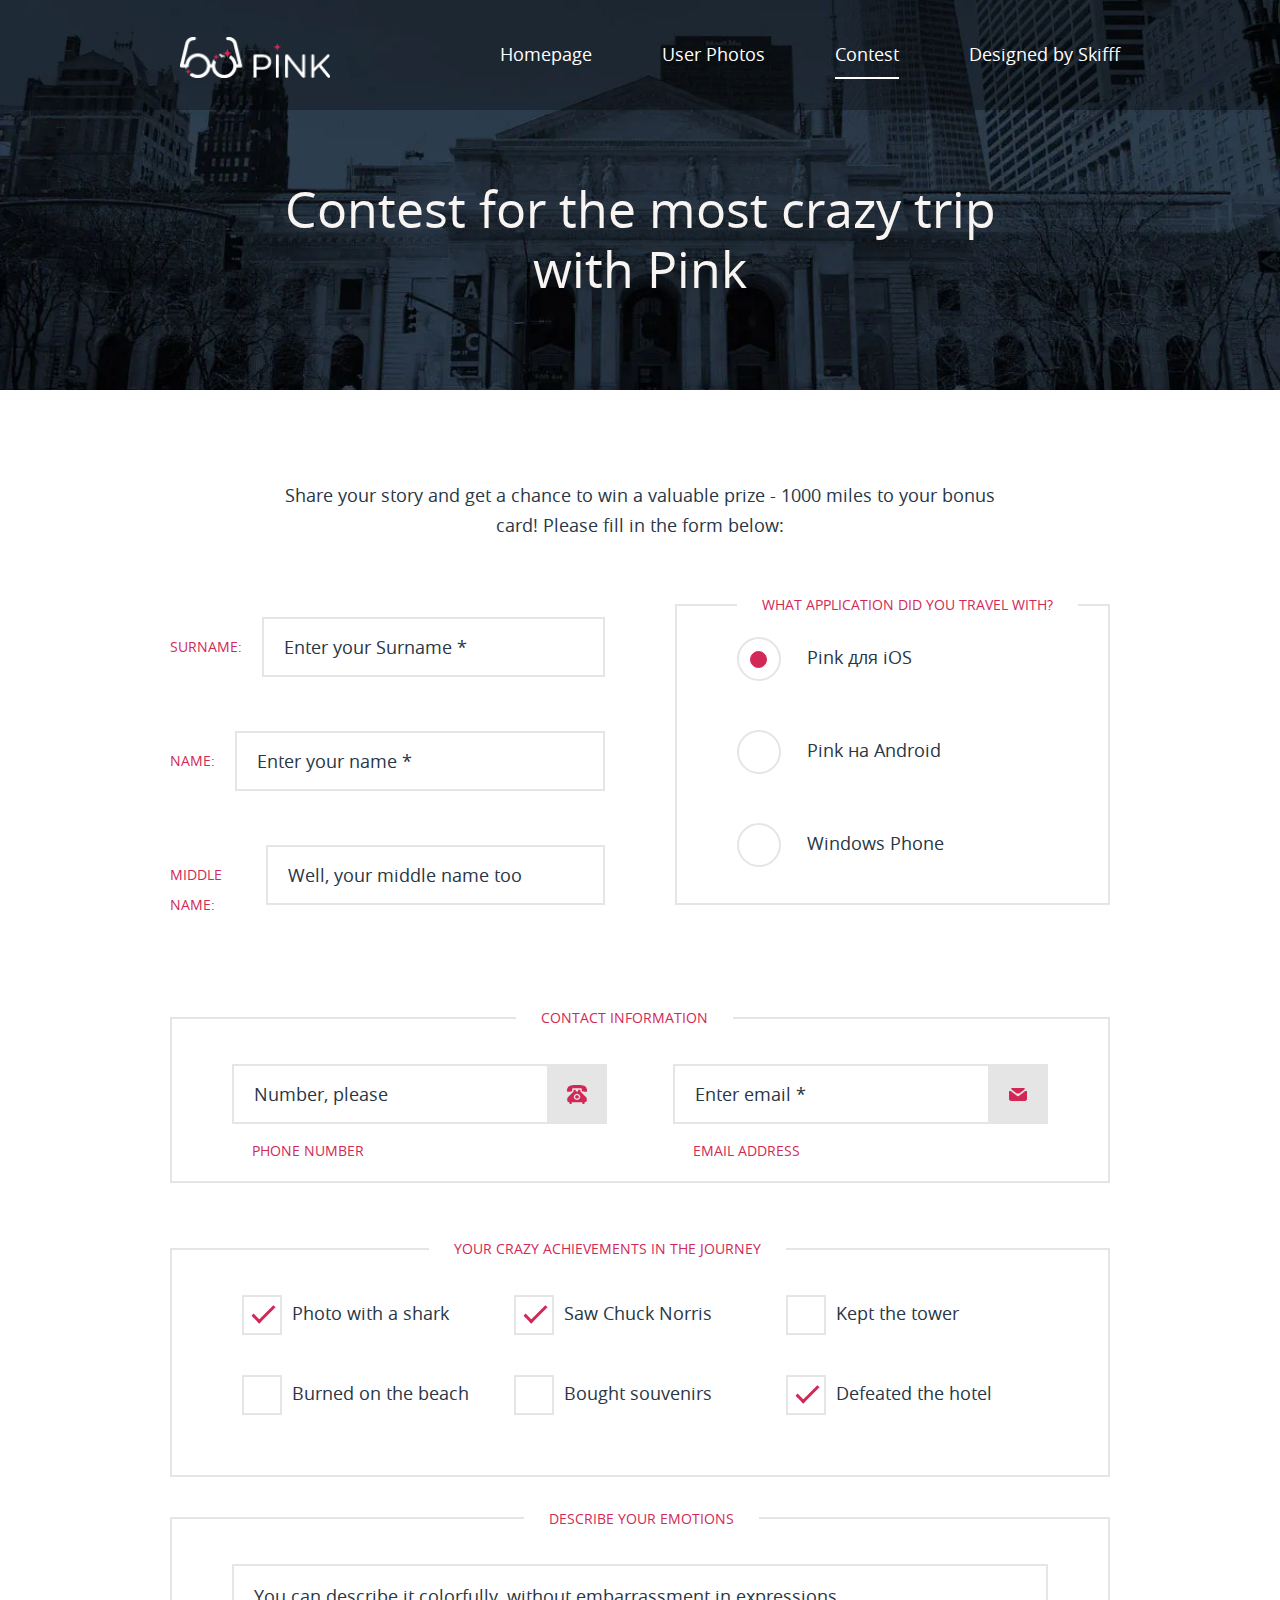
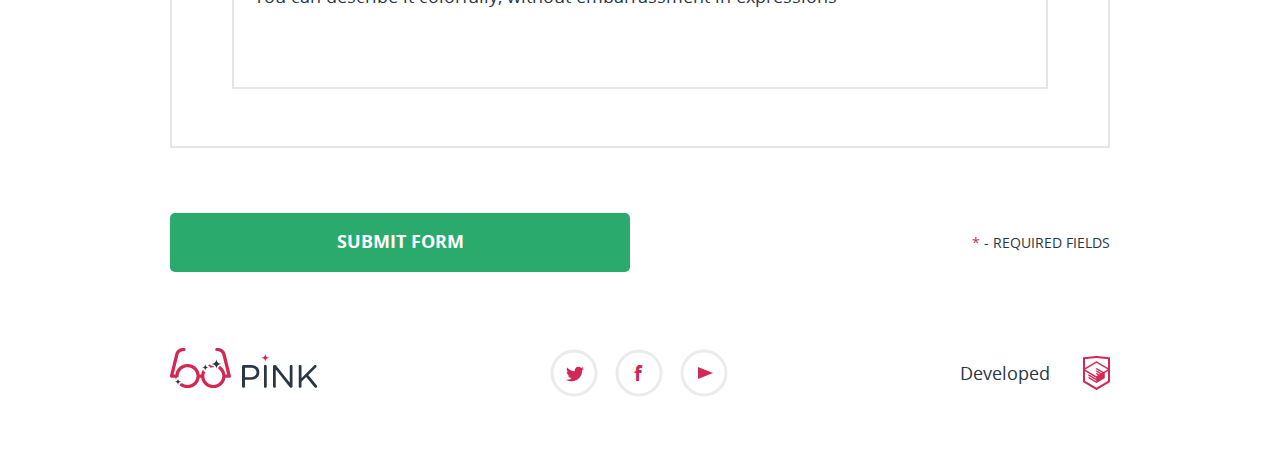
<file: pink/form.html>
<!DOCTYPE html>
<html lang="en">
<head>
	<meta charset="UTF-8">
	<title>Pink</title>
	<meta name="description" content="Pink mobile app website">
	<meta name="viewport" content="width=device-width,initial-scale=1">
	<link rel="stylesheet" href="css/style.css">
</head>
<body>
	<header class="page-header">
		<div class="page-header__wrap">
			<div class="page-header__wrapper page-header__wrapper--closed">
				<a class="page-header__logo" href="index.html">
					<picture>
						<source media="(min-width: 1200px)" srcset="img/logotype-white-desktop.svg">
						<source media="(min-width: 660px)" srcset="img/logotype-white-tablet.svg">
						<img class="page-header__logo-image" src="img/logotype-white-mobile.svg"  alt="Logotype Pink">
					</picture>
					
				</a>
			</div>
			
			<nav class="main-nav main-nav--closed main-nav--nojs">
				<button class="main-nav__toggle" type="button"><span class="visually-hidden">Open menu</span></button>
				<div class="main-nav__wrapper">
					<ul class="main-nav__list">
						<li class="main-nav__item">
							<a href="index.html">Homepage</a>
						</li>
						<li class="main-nav__item">
							<a href="photo.html">User&nbsp;Photos</a>
						</li>
						<li class="main-nav__item">
							<a>Contest</a>
						</li>
						<li class="main-nav__item">
							<a href="https://www.upwork.com/o/profiles/users/_~01f8200a44982aed99?s=1110580755057594368">Designed&nbsp;by&nbsp;Skifff</a>
						</li>
					</ul>
				</div>
			</nav>
		</div>
	</header>
	<main>
		<section class="promo-photo">
			<div class="promo-photo__wrapper">
				<h1 class="promo-photo__title">Contest <br>for the most crazy trip <br>with Pink</h1>
			</div>
		</section>
		<section class="form">
			<p class="form__description">
				Share your story and get a chance to win a valuable prize - 1000 miles to your bonus card! <span>Please fill in the form below:</span>
			</p>
			<form action="#" method="GET">
				
				<div class="form__fio-list">
					<h3 class="visually-hidden">Enter your surname, name and patronymic</h3>
					<p class="form__fio-item">
						<label for="surname">Surname:</label>
						<input id="surname" type="text" name="surname" placeholder="Enter your Surname *">
					</p>
					<p class="form__fio-item">
						<label for="name">Name:</label>
						<input id="name" type="text" name="name" placeholder="Enter your name *">
					</p>
					<p class="form__fio-item">
						<label for="second-name">Middle name:</label>
						<input id="second-name" type="text" name="second-name" placeholder="Well, your middle name too">
					</p>
				</div>
				
				<div class="form__progress">
					<div class="form__progress-wrapper">
						<h3 class="visually-hidden">Your achievements</h3>
						<p class="form__progress-title">
							Your crazy achievements in the journey
						</p>
						<ul class="form__progress-list">
							<li class="form__progress-item">
								<input id="shark" type="checkbox" name="progress" value="shark" checked>
								<label class="form__progress-label" for="shark">Photo with a shark</label>
							</li>
							<li class="form__progress-item">
								<input id="beach" type="checkbox" name="progress" value="beach">
								<label class="form__progress-label" for="beach">Burned on the beach</label>
							</li>
							<li class="form__progress-item">
								<input id="chak" type="checkbox" name="progress" value="chak" checked>
								<label class="form__progress-label" for="chak">Saw Chuck Norris</label>
							</li>
							<li class="form__progress-item">
								<input id="souvenir" type="checkbox" name="progress" value="souvenir">
								<label class="form__progress-label" for="souvenir">Bought souvenirs</label>
							</li>
							<li class="form__progress-item">
								<input id="tower" type="checkbox" name="progress" value="tower">
								<label class="form__progress-label" for="tower">Kept the tower</label>
							</li>
							<li class="form__progress-item">
								<input id="hotel" type="checkbox" name="progress" value="hotel" checked>
								<label class="form__progress-label" for="hotel">Defeated the hotel</label>
							</li>
						</ul>
					</div>
				</div>
				

				
				<div class="form__contacts-list">
					<div class="form__contacts-wrapper">
						<h3 class="visually-hidden">Your contact information</h3>
						<p class="form__contacts-title">
							Contact Information
						</p>
						<div class="form__contacts-items">
							<p class="form__contacts-item">
								<label class="phone" for="phone">Phone number</label>
								<input class="form__contacts-field" id="phone" type="text" name="phone" placeholder="Number, please">
							</p>
							<p class="form__contacts-item">
								<label class="email" for="email">Email address</label>
								<input class="form__contacts-field" id="email" type="email" name="email" placeholder="Enter email *">
							</p>
						</div>
						
					</div>
				</div>
				
				<div class="form__app">
					<div class="form__app-wrapper">
						<h3 class="visually-hidden">Your application</h3>
						<p class="form__app-title">
							What application did you travel with?
						</p>
						<p class="form__app-item">
							<input id="ios" type="radio" name="app" value="ios" checked>
							<label class="form__app-label" for="ios">Pink для iOS</label>
						</p>
						<p class="form__app-item">
							<input id="android" type="radio" name="app" value="android">
							<label class="form__app-label" for="android">Pink на Android</label>
						</p>
						<p class="form__app-item">
							<input id="windows" type="radio" name="app" value="windows">
							<label class="form__app-label" for="windows">Windows Phone</label>
						</p>
					</div>
				</div>

				<div class="form__emotions">
					<div class="form__emotions-wrapper">
						<h3 class="visually-hidden">Your emotions</h3>
						<p class="form__emotions-text">
							<label for="emotions">Describe your emotions</label>
							<textarea name="emotions" id="emotions">You can describe it colorfully, without embarrassment in expressions</textarea>
						</p>
					</div>
				</div>
				<p class="form__button-wrapper">
					<input class="form__button" type="submit" value="Submit Form">
				</p>
				<p class="form__required">
					<span>*</span> - required fields
				</p>

			</form>
		</section>
	</main>
	<footer class="footer">
		<div class="page-footer__wrapper">
			<a class="page-footer__logo" href="">
				<picture>
						<source media="(min-width: 1200px)" srcset="img/logotype-blue-desktop.svg">
						<img class="page-footer__logo-image" src="img/logotype-blue-tablet.svg" width="147" height="40" alt="Logotype Pink in footer">
					</picture>
			</a>
			<ul class="footer__social-list">
				<li class="footer__social-item">
					<a class="footer__social-link" href="#">
						<span class="visually-hidden">Pink in Twitter</span>
						<svg class="social-item__circle" width="50px" height="50px">
						  <circle r="22" cx="25" cy="25" fill="none"  stroke-width="3"/>
						</svg>
						<svg class="social-item__twitter" width="18px" height="18px" viewBox="0 0 256 209" >
						    <g>
						        <path d="M256,25.4500259 C246.580841,29.6272672 236.458451,32.4504868 225.834156,33.7202333 C236.678503,27.2198053 245.00583,16.9269929 248.927437,4.66307685 C238.779765,10.6812633 227.539325,15.0523376 215.57599,17.408298 C205.994835,7.2006971 192.34506,0.822 177.239197,0.822 C148.232605,0.822 124.716076,24.3375931 124.716076,53.3423116 C124.716076,57.4586875 125.181462,61.4673784 126.076652,65.3112644 C82.4258385,63.1210453 43.7257252,42.211429 17.821398,10.4359288 C13.3005011,18.1929938 10.710443,27.2151234 10.710443,36.8402889 C10.710443,55.061526 19.9835254,71.1374907 34.0762135,80.5557137 C25.4660961,80.2832239 17.3681846,77.9207088 10.2862577,73.9869292 C10.2825122,74.2060448 10.2825122,74.4260967 10.2825122,74.647085 C10.2825122,100.094453 28.3867003,121.322443 52.413563,126.14673 C48.0059695,127.347184 43.3661509,127.988612 38.5755734,127.988612 C35.1914554,127.988612 31.9009766,127.659938 28.694773,127.046602 C35.3777973,147.913145 54.7742053,163.097665 77.7569918,163.52185 C59.7820257,177.607983 37.1354036,186.004604 12.5289147,186.004604 C8.28987161,186.004604 4.10888474,185.75646 0,185.271409 C23.2431033,200.173139 50.8507261,208.867532 80.5109185,208.867532 C177.116529,208.867532 229.943977,128.836982 229.943977,59.4326002 C229.943977,57.1552968 229.893412,54.8901664 229.792282,52.6381454 C240.053257,45.2331635 248.958338,35.9825545 256,25.4500259" ></path>
						    </g>
						</svg>
					</a>
					
				</li>
				<li class="footer__social-item">
					<a class="footer__social-link" href="#">
						<span class="visually-hidden">Pink in Facebook</span>
						<svg class="social-item__circle" width="50px" height="50px">
						  <circle r="22" cx="25" cy="25" fill="none" stroke-width="3"/>
						</svg>
						<p class="social-item__facebook">
							f
						</p>
					</a>
				</li>
				<li class="footer__social-item">
					<a class="footer__social-link" href="#">
						<span class="visually-hidden">Pink in Youtube</span>
						<svg class="social-item__circle" width="50px" height="50px">
						  <circle r="22" cx="25" cy="25" fill="none" stroke-width="3"/>
						</svg>
						<svg class="social-item__youtube" width="18px" height="18px" >
						    <polygon points="0,0 15,6 0,12"/>
						</svg>
					</a>
				</li>
			</ul>
			<p class="footer__copywrite">
				<a class="footer__copywrite-link" href="https://www.fiverr.com/skifff">
					<span>Developed</span>
					<img src="img/htmlacademy.webp" alt="skifff logotype" width="27" height="34">
				</a>
			</p>
		</div>
		
	</footer>
	<script>
		var navMain = document.querySelector('.main-nav');
		var navToggle = document.querySelector('.main-nav__toggle');
		var headerWrapper = document.querySelector('.page-header__wrapper');
		var headerWrap = document.querySelector('.page-header__wrap');

		navMain.classList.remove('main-nav--nojs');

		navToggle.addEventListener('click', function() {
			if (navMain.classList.contains('main-nav--closed')) {
				navMain.classList.remove('main-nav--closed');
				navMain.classList.add('main-nav--opened');
				
				headerWrapper.classList.add('page-header__wrapper--opened');
				headerWrap.classList.add('page-header__wrap--opened');
			} else {
				navMain.classList.add('main-nav--closed');
				navMain.classList.remove('main-nav--opened');
				headerWrapper.classList.remove('page-header__wrapper--opened');
				headerWrap.classList.remove('page-header__wrap--opened');
			}
		});
	</script>
</body>
</html>
</file>
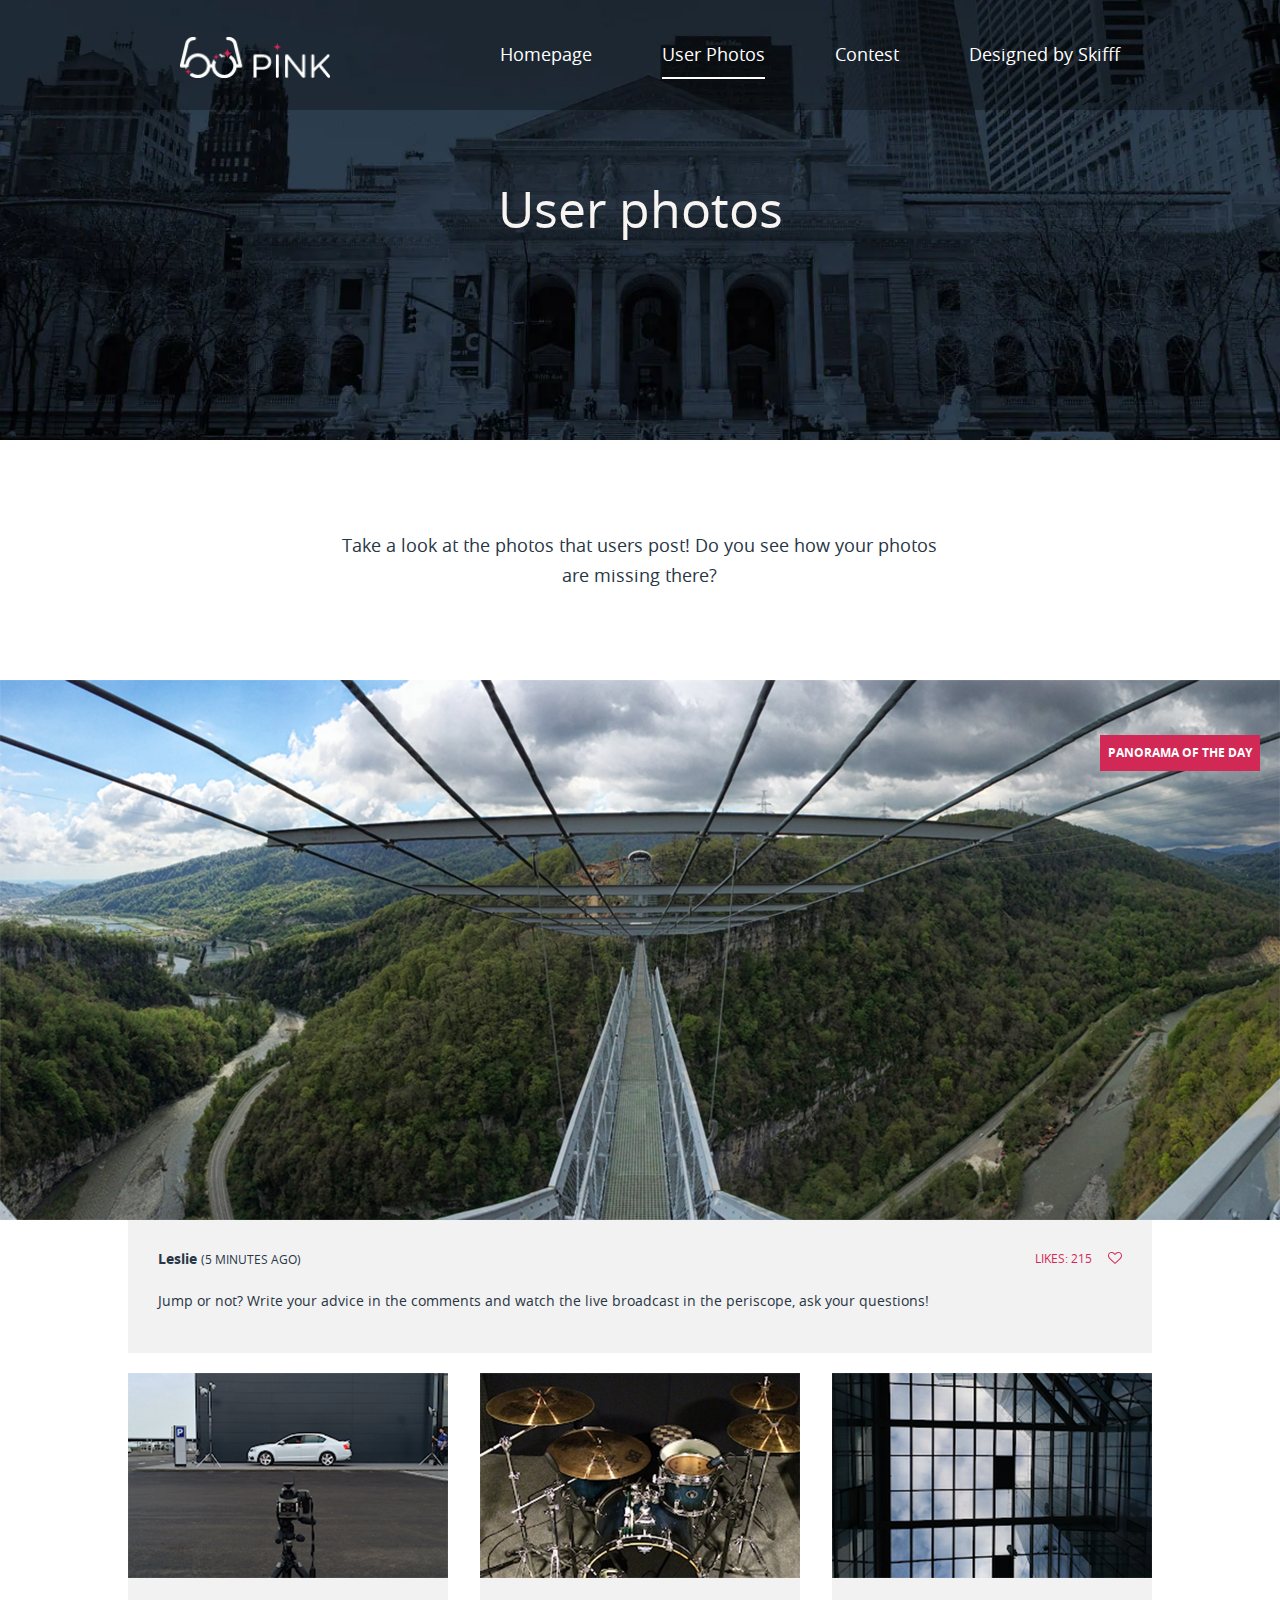
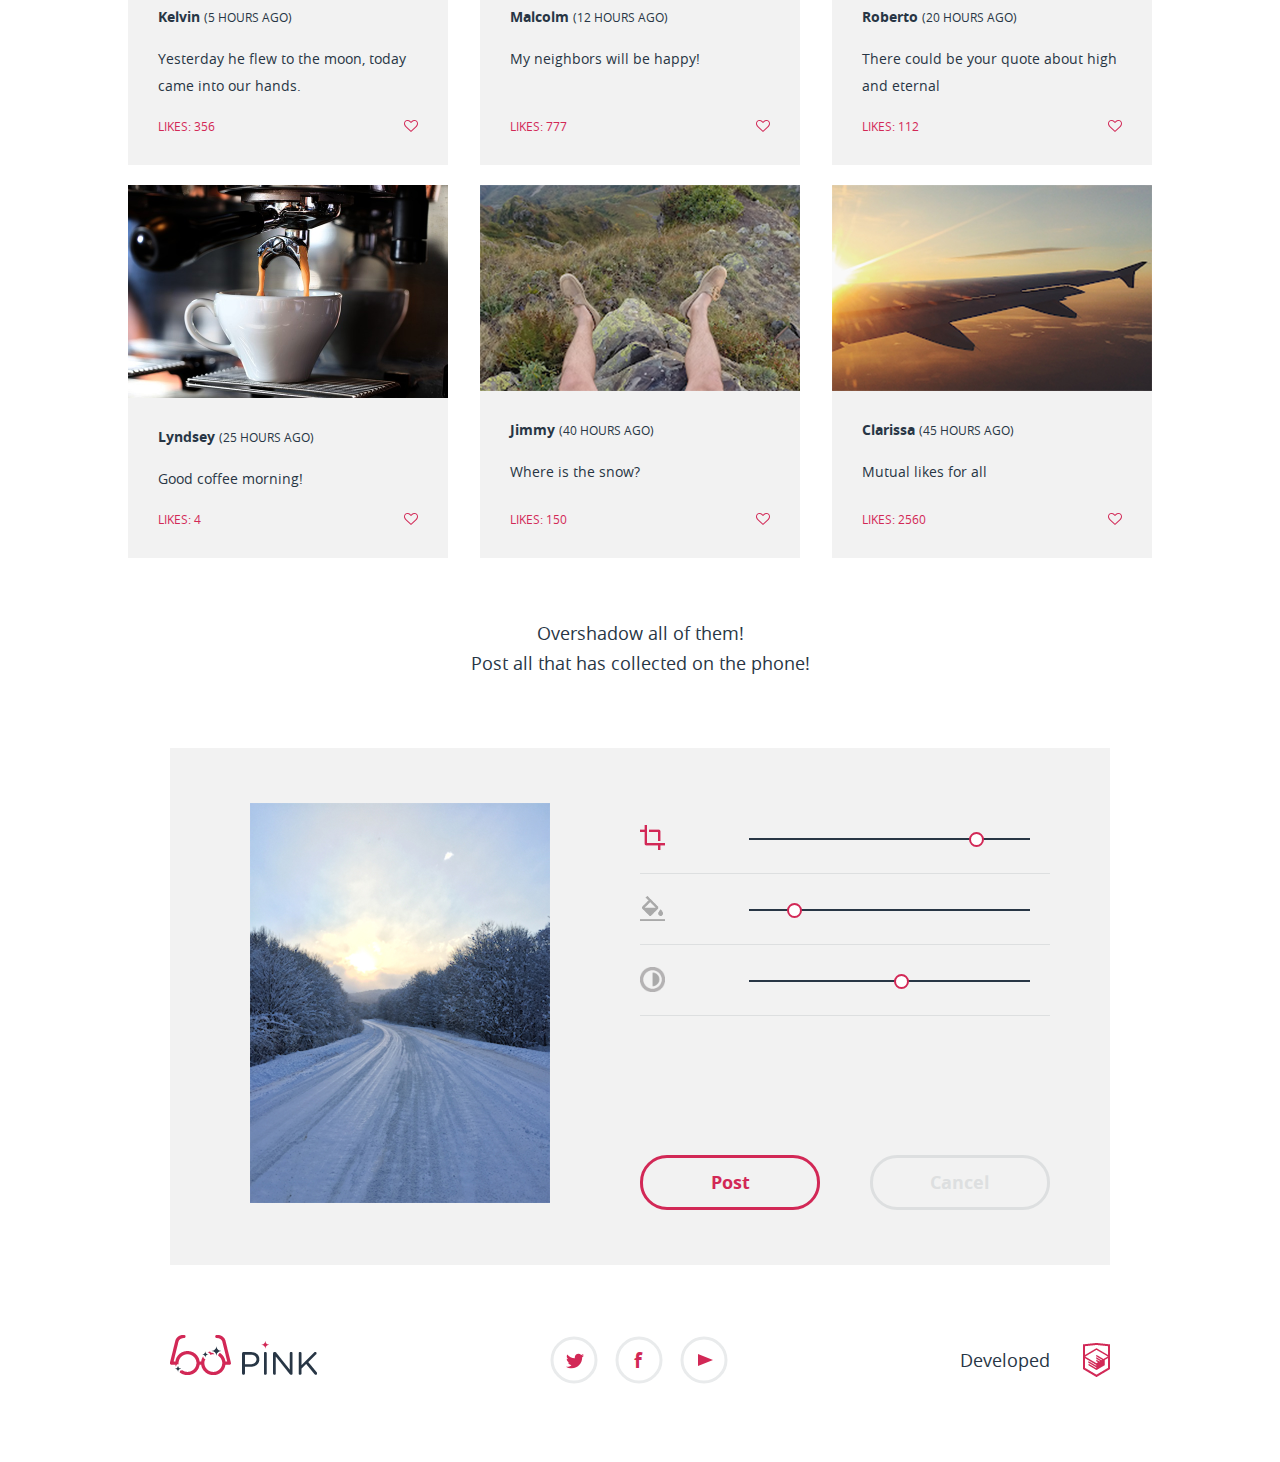
<file: pink/photo.html>
<!DOCTYPE html>
<html lang="en">
<head>
	<meta charset="UTF-8">
	<title>Pink</title>
	<meta name="description" content="Pink mobile app website">
	<meta name="viewport" content="width=device-width,initial-scale=1">
	<link rel="stylesheet" href="css/style.css">
</head>
<body>
	<header class="page-header">
		<div class="page-header__wrap">
			<div class="page-header__wrapper page-header__wrapper--closed">
				<a class="page-header__logo" href="index.html">
					<picture>
						<source media="(min-width: 1200px)" srcset="img/logotype-white-desktop.svg">
						<source media="(min-width: 660px)" srcset="img/logotype-white-tablet.svg">
						<img class="page-header__logo-image" src="img/logotype-white-mobile.svg"  alt="Logotype Pink">
					</picture>
					
				</a>
			</div>
			
			<nav class="main-nav main-nav--closed main-nav--nojs">
				<button class="main-nav__toggle" type="button"><span class="visually-hidden">Open menu</span></button>
				<div class="main-nav__wrapper">
					<ul class="main-nav__list">
						<li class="main-nav__item">
							<a href="index.html">Homepage</a>
						</li>
						<li class="main-nav__item">
							<a>User&nbsp;Photos</a>
						</li>
						<li class="main-nav__item">
							<a href="form.html">Contest</a>
						</li>
						<li class="main-nav__item">
							<a href="https://www.upwork.com/o/profiles/users/_~01f8200a44982aed99?s=1110580755057594368">Designed&nbsp;by&nbsp;Skifff</a>
						</li>
					</ul>
				</div>
			</nav>
		</div>
		
	</header>

	<main>
		<section class="promo-photo">
			<div class="promo-photo__wrapper">
				<h1 class="promo-photo__title">User <br>photos</h1>
			</div>
		</section>

		<section class="photo-gallery">
			<h2 class="visually-hidden">User gallery</h2>
			<div class="photo-gallery__description-wrapper">
				<p class="photo-gallery__description">
					Take a look at the photos that users post! Do you see how your photos are missing there?
				</p>
			</div>

			<ul class="photo-gallery__list">
				<li class="photo-gallery__item">
					<figure class="photo-gallery__image-panorame">
						<picture>
							<source media="(min-width: 1200px)" srcset="img/panorama-desktop@2x.jpg">
							<source media="(min-width: 660px)" srcset="img/panorama-tablet@2x.jpg">
							<img src="img/panorama-mobile@2x.jpg" alt="" >
						</picture>
						<p class="photo-gallery__image-label">
							Panorama of the day
						</p>
					</figure>
					<div class="photo-gallery__author-comment">
						<p class="photo-gallery__username">
							Leslie
							<span class="photo-gallery__post-time">
								(5 minutes ago)
							</span>
						</p>
						
						<p class="photo-gallery__post-text">
							Jump or not? Write your advice in the comments and watch the live broadcast in the periscope, ask your questions!
						</p>
						<p class="photo-gallery__likes">
							Likes: 215
						</p>
					</div>
				</li>
				<li class="photo-gallery__item">
					<figure class="photo-gallery__image">
						<img src="img/photo-1-mobile@2x.jpg" alt="" >
					</figure>
					<div class="photo-gallery__author-comment">
						<p class="photo-gallery__username">
							Kelvin
							<span class="photo-gallery__post-time">
								(5 hours ago)
							</span>
						</p>
						
						<p class="photo-gallery__post-text">
							Yesterday he flew to the moon, today came into our hands.
						</p>
						<p class="photo-gallery__likes">
							Likes: 356
						</p>
					</div>
				</li>
				<li class="photo-gallery__item">
					<figure class="photo-gallery__image">
						<img src="img/photo-2-mobile@2x.jpg" alt="" >
					</figure>
					<div class="photo-gallery__author-comment">
						<p class="photo-gallery__username">
							Malcolm
							<span class="photo-gallery__post-time">
								(12 hours ago)
							</span>
						</p>
						
						<p class="photo-gallery__post-text">
							My neighbors will be happy!
						</p>
						<p class="photo-gallery__likes">
							Likes: 777
						</p>
					</div>
				</li>
				<li class="photo-gallery__item">
					<figure class="photo-gallery__image">
						<img src="img/photo-3-mobile@2x.jpg" alt="" >
					</figure>
					<div class="photo-gallery__author-comment">
						<p class="photo-gallery__username">
							Roberto
							<span class="photo-gallery__post-time">
								(20 hours ago)
							</span>
						</p>
						
						<p class="photo-gallery__post-text">
							There could be your quote about high and eternal
						</p>
						<p class="photo-gallery__likes">
							Likes: 112
						</p>
					</div>
				</li>
				<li class="photo-gallery__item">
					<figure class="photo-gallery__image">
						<img src="img/photo-4-mobile@2x.jpg" alt="" >
					</figure>
					<div class="photo-gallery__author-comment">
						<p class="photo-gallery__username">
							Lyndsey 
							<span class="photo-gallery__post-time">
								(25 hours ago)
							</span>
						</p>
						
						<p class="photo-gallery__post-text">
							Good coffee morning!
						</p>
						<p class="photo-gallery__likes">
							Likes: 4
						</p>
					</div>
				</li>
				<li class="photo-gallery__item">
					<figure class="photo-gallery__image">
						<img src="img/photo-5-mobile@2x.jpg" alt="" >
					</figure>
					<div class="photo-gallery__author-comment">
						<p class="photo-gallery__username">
							Jimmy
							<span class="photo-gallery__post-time">
								(40 hours ago)
							</span>
						</p>
						
						<p class="photo-gallery__post-text">
							Where is the snow?
						</p>
						<p class="photo-gallery__likes">
							Likes: 150
						</p>
					</div>
				</li>
				<li class="photo-gallery__item">
					<figure class="photo-gallery__image">
						<img src="img/photo-6-mobile@2x.jpg" alt="" >
					</figure>
					<div class="photo-gallery__author-comment">
						<p class="photo-gallery__username">
							Clarissa
							<span class="photo-gallery__post-time">
								(45 hours ago)
							</span>
						</p>
						
						<p class="photo-gallery__post-text">
							Mutual likes for all
						</p>
						<p class="photo-gallery__likes">
							Likes: 2560
						</p>
					</div>
				</li>
			</ul>
		</section>
		<section class="posting">
			<h2 class="visually-hidden">Posting photos to the Pink</h2>
			<p class="posting__slogan">
				Overshadow all of them!<br>Post all that has collected on the phone!
			</p>
			<div class="posting__wrap">
				<figure class="posting__image">
					<img src="img/photo-7-tablet@2x.jpg" alt="">
				</figure>
				<div class="posting__wrapper">
					<ul class="posting__processing-buttons">
						<li class="posting__processing-button">
							<button class="processing-button processing-button__crop" aria-label="Crop image" type="button"></button>
							<div class="posting__slider posting__slider--active">
								<input type="range" aria-label="Crop size slider" min="1" max="100" value="83" class="slider">
							</div>
						</li>
						<li class="posting__processing-button">
							<button class="processing-button processing-button__fill" aria-label="Fill image" type="button"></button>
							<div class="posting__slider">
								<input type="range" aria-label="Image fill slider" min="1" max="100" value="15" class="slider">
							</div>
						</li>
						<li class="posting__processing-button">
							<button class="processing-button processing-button__contrast" aria-label="Contrast image" type="button"></button>
							<div class="posting__slider">
								<input type="range" aria-label="Image contrast slider" min="1" max="100" value="55" class="slider">
							</div>
						</li>
					</ul>
					<div class="posting__post-buttons">
						<p class="posting__post-button">
							<button type="button">
								Post
							</button>
						</p>
						<p class="posting__cancel-button">
							<button type="button">
								Cancel
							</button>
						</p>
					</div>
				</div>
			</div>
			
			
		</section>
	</main>

	<footer class="footer">
		<div class="page-footer__wrapper">
			<a class="page-footer__logo" href="">
				<picture>
						<source media="(min-width: 1200px)" srcset="img/logotype-blue-desktop.svg">
						<img class="page-footer__logo-image" src="img/logotype-blue-tablet.svg" width="147" height="40" alt="Logotype Pink in footer">
					</picture>
			</a>
			<ul class="footer__social-list">
				<li class="footer__social-item">
					<a class="footer__social-link" href="#">
						<span class="visually-hidden">Pink in Twitter</span>
						<svg class="social-item__circle" width="50px" height="50px">
						  <circle r="22" cx="25" cy="25" fill="none"  stroke-width="3"/>
						</svg>
						<svg class="social-item__twitter" width="18px" height="18px" viewBox="0 0 256 209" >
						    <g>
						        <path d="M256,25.4500259 C246.580841,29.6272672 236.458451,32.4504868 225.834156,33.7202333 C236.678503,27.2198053 245.00583,16.9269929 248.927437,4.66307685 C238.779765,10.6812633 227.539325,15.0523376 215.57599,17.408298 C205.994835,7.2006971 192.34506,0.822 177.239197,0.822 C148.232605,0.822 124.716076,24.3375931 124.716076,53.3423116 C124.716076,57.4586875 125.181462,61.4673784 126.076652,65.3112644 C82.4258385,63.1210453 43.7257252,42.211429 17.821398,10.4359288 C13.3005011,18.1929938 10.710443,27.2151234 10.710443,36.8402889 C10.710443,55.061526 19.9835254,71.1374907 34.0762135,80.5557137 C25.4660961,80.2832239 17.3681846,77.9207088 10.2862577,73.9869292 C10.2825122,74.2060448 10.2825122,74.4260967 10.2825122,74.647085 C10.2825122,100.094453 28.3867003,121.322443 52.413563,126.14673 C48.0059695,127.347184 43.3661509,127.988612 38.5755734,127.988612 C35.1914554,127.988612 31.9009766,127.659938 28.694773,127.046602 C35.3777973,147.913145 54.7742053,163.097665 77.7569918,163.52185 C59.7820257,177.607983 37.1354036,186.004604 12.5289147,186.004604 C8.28987161,186.004604 4.10888474,185.75646 0,185.271409 C23.2431033,200.173139 50.8507261,208.867532 80.5109185,208.867532 C177.116529,208.867532 229.943977,128.836982 229.943977,59.4326002 C229.943977,57.1552968 229.893412,54.8901664 229.792282,52.6381454 C240.053257,45.2331635 248.958338,35.9825545 256,25.4500259" ></path>
						    </g>
						</svg>
					</a>
					
				</li>
				<li class="footer__social-item">
					<a class="footer__social-link" href="#">
						<span class="visually-hidden">Pink in Facebook</span>
						<svg class="social-item__circle" width="50px" height="50px">
						  <circle r="22" cx="25" cy="25" fill="none" stroke-width="3"/>
						</svg>
						<p class="social-item__facebook">
							f
						</p>
					</a>
				</li>
				<li class="footer__social-item">
					<a class="footer__social-link" href="#">
						<span class="visually-hidden">Pink in Youtube</span>
						<svg class="social-item__circle" width="50px" height="50px">
						  <circle r="22" cx="25" cy="25" fill="none" stroke-width="3"/>
						</svg>
						<svg class="social-item__youtube" width="18px" height="18px" >
						    <polygon points="0,0 15,6 0,12"/>
						</svg>
					</a>
				</li>
			</ul>
			<p class="footer__copywrite">
				<a class="footer__copywrite-link" href="https://www.fiverr.com/skifff">
					<span>Developed</span>
					<img src="img/htmlacademy.webp" alt="skifff logotype" width="27" height="34">
				</a>
			</p>
		</div>
		
	</footer>
	


	<script>
		var navMain = document.querySelector('.main-nav');
		var navToggle = document.querySelector('.main-nav__toggle');
		var headerWrapper = document.querySelector('.page-header__wrapper');
		var headerWrap = document.querySelector('.page-header__wrap');

		navMain.classList.remove('main-nav--nojs');

		navToggle.addEventListener('click', function() {
			if (navMain.classList.contains('main-nav--closed')) {
				navMain.classList.remove('main-nav--closed');
				navMain.classList.add('main-nav--opened');
				
				headerWrapper.classList.add('page-header__wrapper--opened');
				headerWrap.classList.add('page-header__wrap--opened');
			} else {
				navMain.classList.add('main-nav--closed');
				navMain.classList.remove('main-nav--opened');
				headerWrapper.classList.remove('page-header__wrapper--opened');
				headerWrap.classList.remove('page-header__wrap--opened');
			}
		});
	</script>
</body>
</html>
</file>
<file: css/style.css>
@import url(normalize.css);@font-face{font-weight:lighter;font-family:"Open Sans";font-style:normal;font-display:swap;src:url(../fonts/opensans-light-webfont.woff2) format("woff2"),url(fonts/opensans-light-webfont.woff) format("woff")}@font-face{font-weight:400;font-family:"Open Sans";font-style:normal;font-display:swap;src:url(../fonts/opensans-regular-webfont.woff2) format("woff2"),url(fonts/opensans-regular-webfont.woff) format("woff")}@font-face{font-weight:700;font-family:"Open Sans";font-style:normal;font-display:swap;src:url(../fonts/opensans-bold-webfont.woff2) format("woff2"),url(fonts/opensans-bold-webfont.woff) format("woff")}body{min-width:320px;margin:0;padding:0;font-size:18px;line-height:27px;font-family:"Open Sans",sans-serif;color:#f7f4f1;font-style:normal;background-color:#283645}img{max-width:100%;height:auto}.visually-hidden{position:absolute;width:1px;height:1px;margin:-1px;border:0;padding:0;white-space:nowrap;clip-path:inset(100%);clip:rect(0 0 0 0);overflow:hidden}.page-header{position:relative;z-index:10;background-color:rgba(0,0,0,.3)}.page-header__wrap{display:flex;flex-direction:column;max-width:660px;margin:0 auto}.page-header__wrapper{height:65px;padding-right:20px;padding-left:20px}.page-header__wrapper--opened{background-color:#283645;border-bottom:1px solid #000}.page-header__logo{display:block;width:80px;height:65px;line-height:65px;position:relative}.page-header__logo:hover{opacity:.3}.page-header__logo-image{vertical-align:middle}@media (min-width:660px){.page-header__wrap{max-width:960px}.page-header__wrap--opened{max-width:none;width:100%}.page-header__wrapper{height:110px}.page-header__logo{width:150px;line-height:110px}}@media (min-width:1200px){.page-header__wrap{width:100%;padding-left:10px;padding-right:10px;flex-direction:row;justify-content:space-between}.page-header__wrap--opened{max-width:960px}.page-header__wrapper{width:150px;background:0 0}.page-header__wrapper--opened{border:none}}.main-nav{position:relative;width:100%}.main-nav__toggle{position:absolute;top:-65px;right:0;display:block;width:90px;height:65px;cursor:pointer;border:none;background:0 0}.main-nav--closed .main-nav__toggle::before{content:"";position:absolute;top:20px;right:20px;width:50px;height:4px;background-color:#fff;box-shadow:0 10px 0 0 #fff,0 20px 0 0 #fff}.main-nav--closed .main-nav__toggle:hover::before{background-color:#d22856;box-shadow:0 10px 0 0 #d22856,0 20px 0 0 #d22856}.main-nav--closed .main-nav__toggle:active::before{background-color:#d22856;box-shadow:0 10px 0 0 #d22856,0 20px 0 0 #d22856;opacity:.3}.main-nav--opened .main-nav__toggle::after,.main-nav--opened .main-nav__toggle::before{content:"";position:absolute;top:27px;right:17px;width:36px;height:4px;background-color:#fff}.main-nav--opened .main-nav__toggle::before{transform:rotate(45deg)}.main-nav--opened .main-nav__toggle::after{transform:rotate(-45deg)}.main-nav--opened .main-nav__toggle:hover::after,.main-nav--opened .main-nav__toggle:hover::before{background-color:#d22856}.main-nav--opened .main-nav__toggle:active::after,.main-nav--opened .main-nav__toggle:active::before{background-color:#d22856;opacity:.3}.main-nav__list{margin:0;padding:0;list-style:none}.main-nav--closed .main-nav__list{display:none}.main-nav__item{min-height:60px;background-color:#283645;border-top:1px solid #485461;border-bottom:1px solid #000;text-align:center;font-weight:700;text-transform:uppercase}.main-nav__item a{display:block;line-height:60px;text-decoration:none;color:#fff}.main-nav__item a:hover{color:#d22856}.main-nav__item a:active{color:#fff;opacity:.3}.main-nav--nojs .main-nav__toggle{display:none}.main-nav--nojs .main-nav__list{display:block}@media (min-width:660px){.main-nav__toggle{top:-110px;height:110px}.main-nav--closed .main-nav__toggle::before{top:40px}.main-nav--opened .main-nav__toggle::after,.main-nav--opened .main-nav__toggle::before{top:50px}}@media (min-width:1200px){.main-nav{width:620px}.main-nav--closed .main-nav__list,.main-nav--opened .main-nav__list{display:flex;justify-content:space-between;width:620px}.main-nav__item{font-weight:400;text-transform:none;min-height:110px;background:0 0;border:none}.main-nav__item a:not([href]){border-bottom:2px solid #fff}.main-nav__item a{padding-top:32px;line-height:45px}.main-nav__item--active a{border-bottom:2px solid #fff}}.promo{position:relative;height:730px;background:url(../img/iphone-5-in-hand-png.webp),url(../img/screen.webp),url(../img/back-tablet@1x.webp);background-size:auto,auto,cover;background-repeat:no-repeat;background-position:center 170px,center 202px,center;margin-top:-65px}.promo__description{position:absolute;bottom:0;width:100%;height:270px;background-color:#1d2631}.promo__description-wrapper{width:280px;margin:0 auto}.promo__slogan{display:none}.promo__download-button{display:block;width:100%;height:55px;margin-top:25px;box-sizing:border-box;border:3px solid #fff;border-radius:25px;text-align:center;line-height:45px;color:#fff;text-decoration:none;font-weight:700}.promo__download-button:hover{background-color:#fff;color:#d22856}.promo__download-button:active,.promo__download-button:focus{background-color:#fff;color:rgba(210,40,86,.3)}.promo__link-list{display:flex;justify-content:space-between;padding:0;list-style:none;margin:0 auto;width:210px;margin-top:25px;margin-bottom:20px}.promo__link-item{width:50px;height:70px}.apple-icon{background:url(../img/apple-logo.webp) no-repeat center}.android-icon{background:url(../img/android-logo.webp) no-repeat center}.windows-icon{background:url(../img/microsoft-logo.webp) no-repeat center}.promo__os-list{font-size:14px;font-weight:300;color:#fff;text-align:center}@media (min-width:660px){.promo{margin-top:-110px;background:url(../img/iphone-6-tab.webp),url(../img/screen-tab.webp),url(../img/back-tablet@1x.webp);background-size:auto,auto,cover;background-repeat:no-repeat;background-position:center 185px,calc(50% + 137px) 240px,center}.promo__wrapper{max-width:960px;margin:0 auto;padding-right:20px;padding-left:20px}.promo__description{position:static;width:300px;background:0 0}.promo__description-wrapper{width:300px}.promo__slogan{display:block;width:265px;font-size:40px;line-height:48px;font-weight:300;margin:0 auto;padding-top:205px;text-align:center}.promo__download-button{margin-top:30px}.promo__link-list{margin-top:35px;margin-bottom:30px}.promo__os-list{font-size:18px;color:#fff}}@media (min-width:1200px){.promo{height:850px;background:url(../img/iphone-6-desk.webp),url(../img/screen-desk.webp),url(../img/back-tablet@1x.webp);background-size:auto,auto,cover;background-repeat:no-repeat;background-position:center 205px,calc(50% + 159px) 270px,center}.promo__slogan{font-size:50px;line-height:60px;width:300px}.promo__download-button{font-size:21px;margin-top:50px}.promo__link-list{margin-top:75px}}.advantages{background-color:#fff}.advantages__title{width:210px;margin:0 auto;font-size:24px;font-weight:300;color:#283645;text-align:center;padding-top:42px;padding-bottom:30px}.advantages__wrapper{background-color:#f2f2f2}.advantages__wrapper::before{content:"";display:block;width:100%;height:60px;background:linear-gradient(-5.5deg,#f2f2f2 50%,#fff 50%)}.advantages__list{list-style:none;padding:0;margin:0;padding-right:20px;padding-left:20px}.advantages__item{padding-top:20px;text-align:center}.advantages__item-title{color:#000}.advantages__item-text{color:#283645;font-size:14px}.advantages__picture{width:160px;margin:0 auto;margin-top:40px}.advantages__effect{display:none}@media (min-width:660px){.advantages__title{width:620px;font-size:40px;line-height:48px}.br{display:none}.advantages__wrapper{display:flex;flex-direction:row-reverse;justify-content:space-around;width:100%;position:relative}.advantages__wrapper::before{position:absolute;height:90px;background:linear-gradient(-4.5deg,#f2f2f2 50%,#fff 50%)}.advantages__picture{min-width:300px;margin:0;background:url(../img/Iphone-screen-tab.webp) no-repeat,url(../img/iphone-3-tab.webp) no-repeat;margin-left:20px;background-position:14px 88px,0 25px;z-index:10}.advantages__picture img{display:none}.advantages__list{margin-top:80px;margin-bottom:45px;min-width:310px;max-width:560px;padding:0;z-index:10;padding-right:20px}.advantages__item-title{margin:0;font-size:18px;font-weight:700;line-height:24px;text-align:left}.advantages__item-text{text-align:left;font-size:14px;line-height:24px;margin-bottom:7px}.advantages__effect{display:flex;width:100%;margin:0 auto;margin-top:60px;box-sizing:border-box;padding-left:20px;padding-right:20px;text-align:center}.advantages__effect::before{content:"24";margin:0 auto;font-size:96px;line-height:150px;font-weight:700;color:#d22856;padding-top:76px;min-width:238px;max-width:238px;height:300px;box-sizing:border-box;background:url(../img/diagram-fill.webp) no-repeat,url(../img/timer.webp) no-repeat;background-position:18px 56px,0 0}.advantages__effect--wrapper{min-width:310px;max-width:500px;padding-left:62px;padding-top:30px;margin:0 auto;text-align:left}.effect-title{font-size:30px;line-height:36px}.link{color:#d22856}}@media (min-width:1200px){.advantages__title{width:740px;padding-top:70px;font-size:50px;line-height:60px}.advantages__wrapper{flex-direction:column-reverse;position:relative}.advantages__wrapper::before{position:absolute;top:0;height:180px;background:linear-gradient(-4.2deg,#f2f2f2 50%,#fff 50%)}.advantages__picture{width:940px;height:305px;margin:0 auto;margin-top:45px;background:url(../img/shadow.webp) no-repeat,url(../img/Iphone-screen-desk-1.webp) no-repeat,url(../img/iphone-3-desk.webp) no-repeat,url(../img/shadow.webp) no-repeat,url(../img/Iphone-screen-desk-2.webp) no-repeat,url(../img/iphone-3-desk.webp) no-repeat,url(../img/shadow.webp) no-repeat,url(../img/Iphone-screen-desk-3.webp) no-repeat,url(../img/iphone-3-desk.webp) no-repeat;background-position:10px 296px,72px 44px,64px 0,center 296px,center 44px,center 0,636px 296px,699px 44px,690px 0}.advantages__list{display:flex;justify-content:space-between;margin:0 auto;max-width:940px;width:940px;box-sizing:border-box;padding-left:30px;padding-right:30px;padding-top:55px;padding-bottom:60px}.advantages__item{width:245px}.advantages__item-title{font-size:30px;line-height:30px;text-align:center}.advantages__item-text{font-size:18px;line-height:27px;text-align:center}.advantages__effect-wrap{background-color:#f2f2f2}.advantages__effect{width:960px;margin:0 auto;display:flex;justify-content:center}.effect-text,.effect-title{text-align:left}}.reviews{margin-top:-50px;background-color:#fff;position:relative;z-index:100}.reviews__list{padding-top:45px;text-align:center}.reviews__item{display:none}.reviews__item--active{display:block}.reviews__autor-name{font-size:18px;font-weight:700;line-height:30px;color:#000;font-style:normal}.reviews__autor-age{display:none}.reviews__text{color:#283645;font-size:14px;font-weight:300;line-height:30px}.slider__toggles{display:flex;justify-content:space-between;width:144px;margin:0 auto}.reviews__toggles{padding-bottom:45px}.slider__toggle{border:none;width:48px;height:48px;opacity:.7;background:url(../img/slider-button.webp) no-repeat center;cursor:pointer}.slider__toggle:hover{opacity:1}.slider__toggle:active,.slider__toggle:focus{opacity:.3}.slider__toggle--active{background:url(../img/slider-button-active.webp) no-repeat center;opacity:1}.slider__toggle--active:active,.slider__toggle--active:focus{opacity:1}.reviews__arrow-next,.reviews__arrow-prev{display:none}@media (min-width:660px){.reviews{margin-top:0}.reviews__item--active{display:flex;flex-direction:column;max-width:620px;margin:0 auto}.reviews__autor-name{font-size:20px}.reviews__autor-age{display:block;color:#283645;font-size:14px;margin-top:0}.reviews__text{order:-1;font-size:18px}}@media (min-width:1200px){.reviews__list{display:flex;flex-wrap:wrap;max-width:940px;margin:0 auto}.reviews__list::before{content:"";display:block;width:100%;height:65px;margin:0 auto;background:url(../img/quotes.webp) no-repeat center}.reviews__item--active{max-width:700px}.reviews__arrow-next,.reviews__arrow-prev{display:block;background:0 0;border:none;cursor:pointer}.reviews__toggles{display:none}}.prices{background-color:#f2f2f2}.prices__wrapper{background-color:#f2f2f2}.prices__wrapper::before{content:"";display:block;width:100%;height:60px;background:linear-gradient(-5.5deg,#f2f2f2 50%,#fff 50%)}.prices__list{margin-top:60px;width:100%;border-collapse:collapse}.prices__packages{display:flex;justify-content:space-between;width:100%}.prices__package{flex-grow:1;height:97px;min-width:280px;background-color:#283645;border-right:2px solid #e5e5e5;border-left:2px solid #e5e5e5;box-sizing:border-box;padding:10px;padding-top:20px;vertical-align:middle}.prices__package-empty{display:none}.prices__package--hidden{flex-grow:0;min-width:0;min-width:20px;padding:0;border:none}.prices__package--hidden span{display:none}.prices__package-name{font-size:18px;font-weight:700;text-transform:uppercase;line-height:30px}.prices__package-value{font-size:24px;font-weight:300;line-height:30px}.prices__list tr{display:flex;justify-content:space-between;width:100%;min-height:58px}.prises__inclusions,.prises__inclusions-nomob{flex-grow:1;min-width:280px;background-color:#fff;border:2px solid #e5e5e5;border-top:none;box-sizing:border-box;color:#283645;font-size:14px;line-height:30px;text-transform:uppercase;padding:15px 15px 15px 20px;display:flex;justify-content:space-between;align-items:center}.prises__inclusions--hidden{flex-grow:0;min-width:20px;padding:0;border:none;border-bottom:2px solid #e5e5e5}.prises__inclusions--hidden img,.prises__inclusions--hidden span{display:none}.prises__inclusions--hidden-mobile{display:none}.prices__toggles{display:flex;justify-content:space-between;width:144px;margin:0 auto;padding-top:38px;padding-bottom:45px}.prices__toggle{border:none;width:48px;height:48px;background:url(../img/slider-button.webp) no-repeat center;cursor:pointer;padding:0}.prices__toggle--active{background:url(../img/slider-button-active.webp) no-repeat center}@media (min-width:660px){.prices__wrapper{padding-bottom:97px}.prices__wrapper::before{height:90px;background:linear-gradient(-4.4deg,#f2f2f2 50%,#fff 50%)}.prices__list{min-width:0;width:620px;margin:0 auto;margin-top:30px}.prices__list tr{min-height:48px}.prices__packages{width:620px}.prices__package,.prices__package--hidden,.prices__package-empty,.prises__inclusions,.prises__inclusions--hidden,.prises__inclusions--hidden-mobile,.prises__inclusions-nomob{min-width:0;width:155px;padding:8px;flex-grow:0;box-sizing:border-box}.prices__package{height:77px}.prices__package-empty{display:block;border-bottom:2px solid #e5e5e5;border-right:2px solid #283645}.prices__package--hidden span{display:inline}.prices__package-name{font-size:16px}.prices__package-value{font-size:18px}.prises__inclusions,.prises__inclusions-nomob{text-transform:none}.prises__inclusions span,.prises__inclusions-nomob span{display:none}.prises__inclusions img,.prises__inclusions--hidden img,.prises__inclusions-nomob img{margin:0 auto}.prises__inclusions--hidden img{display:block}.prises__inclusions--hidden-mobile{display:block}td:last-child{border-right:2px solid #e5e5e5}.prices__toggles{display:none}}@media (min-width:1200px){.prices__wrapper::before{height:180px;background:linear-gradient(-4.2deg,#f2f2f2 50%,#fff 50%)}.prices__list{width:940px}.prices__package,.prices__package--hidden,.prices__package-empty,.prises__inclusions,.prises__inclusions--hidden,.prises__inclusions--hidden-mobile,.prises__inclusions-nomob{width:235px}.prices__package{height:97px}.prices__package-name{font-size:18px}.prices__package-value{font-size:24px}.prises__inclusions,.prises__inclusions-nomob{font-size:18px}}.contacts{height:1002px;background:url(../img/map.webp);background-size:cover;background-repeat:no-repeat;background-position:center;position:relative}.contacts__wrapper{margin:0 auto;padding-left:20px;padding-right:20px;padding-top:50px;text-align:center;color:#283645;background-color:#fff}.contacts_title{font-size:24px;font-weight:300}.contacts__list{list-style:none;padding:0;width:240px;margin:0 auto}.contacts__item{padding-top:20px}.contacts__method{margin:0;font-size:18px;font-weight:700}.contacts__value{margin:0;font-size:24px;color:#d22856}.contacts__map-marker{position:absolute;left:50%;margin-left:-18px;bottom:420px}@media (min-width:660px){.contacts_title{font-size:40px;line-height:48px}.contacts__list{display:flex;flex-wrap:wrap;justify-content:space-around;width:620px}.contacts__value{line-height:30px}}@media (min-width:1200px){.contacts_title{font-size:50px;line-height:60px}.contacts__list{flex-wrap:nowrap;width:940px}.contacts__item:nth-child(2){order:1}}.page-footer{display:none}.footer{background-color:#fff}.page-footer__wrapper{padding-top:35px;padding-bottom:35px;margin:0 auto;width:180px;text-align:center}.footer__social-list{list-style:none;margin:0;padding:0;padding-top:35px;padding-bottom:35px;display:flex;justify-content:space-between;width:180px}.footer__social-item{width:50px;height:50px;position:relative}.social-item__circle{stroke:#e9ebec}.footer__social-link:hover .social-item__circle{stroke:#283645}.footer__social-link:active .social-item__circle,.footer__social-link:focus .social-item__circle{stroke:#e9ebec}.footer__social-link:active .social-item__facebook,.footer__social-link:active .social-item__twitter,.footer__social-link:active .social-item__youtube,.footer__social-link:focus .social-item__facebook,.footer__social-link:focus .social-item__twitter,.footer__social-link:focus .social-item__youtube{opacity:.3}.footer__social-link{display:block;height:50px}.social-item__twitter{position:absolute;top:17px;left:17px;fill:#d22856}.social-item__facebook{margin:0;position:absolute;top:12px;left:20px;font-size:20px;font-weight:700;color:#d22856}.social-item__youtube{position:absolute;top:19px;left:19px;fill:#d22856}.footer__copywrite{margin:0 auto;width:130px}.footer__copywrite-link{display:flex;justify-content:space-between;align-items:center;text-decoration:none}.footer__copywrite-link span{display:block;font-size:14px;line-height:50px;color:#283645}@media (min-width:660px){.page-footer{display:block;padding-left:20px;padding-right:20px;min-height:127px;margin-top:-127px;background-color:#fff;position:relative;z-index:10}.footer{padding-left:20px;padding-right:20px;min-height:127px;background-color:#fff}.page-footer__wrapper{min-width:620px;width:100%;display:flex;justify-content:space-between}.footer__social-list{padding:0}.footer__copywrite{margin:0}}@media (min-width:1200px){.page-footer{min-height:197px;margin-top:-197px}.footer{min-height:197px}.page-footer__wrapper{max-width:940px;padding-top:70px}.footer__copywrite{width:150px}.footer__copywrite-link span{font-size:18px}}.promo-photo{position:relative;height:465px;background:url(../img/back-tablet@1x.webp);background-size:cover;background-repeat:no-repeat;background-position:center;margin-top:-65px}.promo-photo__title{margin:0;padding-top:105px;font-size:24px;font-weight:300;text-align:center}@media (min-width:660px){.promo-photo{height:728px;margin-top:-110px}.promo-photo__title{padding-top:180px;font-size:50px;line-height:60px;font-weight:300}}.photo-gallery{margin-top:-225px;position:relative;z-index:10;background-color:#fff}.photo-gallery__description-wrapper{display:flex;align-items:center;min-height:185px}.photo-gallery__description{margin:0 auto;width:75%;text-align:center;font-size:14px;line-height:30px;color:#283645}.photo-gallery__list{list-style:none;margin:0 auto;margin-top:-20px;padding:0;max-width:660px}.photo-gallery__item{margin-top:20px}.photo-gallery__image-panorame{max-width:660px;margin:0;position:relative}.photo-gallery__image{margin:0 20px;max-width:620px}.photo-gallery__image img{width:100%}.photo-gallery__image-label{position:absolute;top:0;right:20px;margin:0;width:160px;height:36px;font-size:12px;line-height:24px;font-weight:700;text-transform:uppercase;color:#fff;background-color:#d22856;text-align:center;padding-top:6px;box-sizing:border-box}.photo-gallery__author-comment{margin-left:20px;margin-right:20px;margin-top:-7px;padding:20px 15px 25px 15px;background-color:#f2f2f2;color:#283645}.photo-gallery__username{margin:0;font-size:14px;font-weight:700}.photo-gallery__likes,.photo-gallery__post-time{font-size:12px;font-weight:300;text-transform:uppercase}.photo-gallery__post-text{font-size:14px;font-weight:400}.photo-gallery__likes{margin:0;padding-left:30px;color:#d22856;position:relative}.photo-gallery__likes::before{content:"";position:absolute;top:6px;left:0;width:14px;height:14px;background:url(../img/heart-shape-outline.svg) no-repeat}@media (min-width:660px){.photo-gallery{margin-top:-288px}.photo-gallery__description-wrapper{min-height:227px}.photo-gallery__description{width:66%;font-size:18px}.photo-gallery__list{max-width:1200px;display:flex;flex-wrap:wrap;justify-content:space-between;align-content:stretch}.photo-gallery__item{min-width:300px;width:45%;display:flex;flex-direction:column}.photo-gallery__item:nth-child(2n){margin-left:20px}.photo-gallery__item:nth-child(2n+1){margin-right:20px}.photo-gallery__item:first-child{width:100%;margin-right:0}.photo-gallery__image-panorame{max-width:1200px}.photo-gallery__image-label{top:55px}.photo-gallery__image{margin:0}.photo-gallery__author-comment{margin:0;margin-top:-7px;padding:25px 30px 25px 30px;flex:1 0 auto;display:flex;flex-direction:column}.photo-gallery__item:first-child .photo-gallery__author-comment{margin:-7px 20px 0 20px;flex-direction:row;flex-wrap:wrap;justify-content:space-between}.photo-gallery__item:first-child .photo-gallery__post-text{order:1;width:100%}.photo-gallery__post-text{flex-grow:1}.photo-gallery__username{display:block;padding-right:4px}.photo-gallery__likes{padding-right:30px;padding-left:0;color:#d22856}.photo-gallery__likes::before{left:auto;right:0}}@media (min-width:1200px){.photo-gallery__description-wrapper{min-height:240px}.photo-gallery__description{width:48%}.photo-gallery__list{max-width:none;width:100%}.photo-gallery__item{width:25%}.photo-gallery__item:first-child .photo-gallery__author-comment{margin-right:10%;margin-left:10%}.photo-gallery__item:nth-child(2n){margin-left:0}.photo-gallery__item:nth-child(2n+1){margin-right:0}.photo-gallery__item:nth-child(3n+2){margin-left:10%}.photo-gallery__item:nth-child(3n+4){margin-right:10%}.photo-gallery__item:first-child{width:100%;margin-right:0}.photo-gallery__image-panorame{max-width:none;width:100%}}.posting{background-color:#f2f2f2}.posting__slogan{min-height:170px;box-sizing:border-box;margin:0;padding:40px 20px 40px 20px;font-size:14px;line-height:30px;color:#283645;text-align:center;background-color:#fff}.posting__image{margin:0;padding-left:20px;padding-right:20px;padding-top:20px}.posting__processing-buttons{position:relative;width:200px;display:flex;justify-content:space-between;margin:0 auto;padding:0;padding-top:40px;margin-bottom:80px}.processing-button{border:0;background:0 0;width:50px;height:50px;cursor:pointer}.processing-button__crop{background:url(../img/crop.png) no-repeat center}.processing-button__fill{background:url(../img/fill.png) no-repeat center}.processing-button__contrast{background:url(../img/contrast.png) no-repeat center}.posting__slider{display:none}.posting__slider--active{display:block;position:absolute;left:-20px;bottom:-45px}input[type=range]{-webkit-appearance:none!important}input[type=range]{background:#283645;width:240px;height:2px}input[type=range]::-webkit-slider-thumb{-webkit-appearance:none!important;width:15px;height:15px;background:#fff;-webkit-appearance:none;border-radius:50%;-moz-border-radius:50%;-wekkit-border-radius:50%;border:2px solid #d22856}.posting__post-buttons{padding-top:40px;border-top:1px solid #dddfe0;padding-right:20px;padding-left:20px;padding-bottom:40px}.posting__cancel-button button,.posting__post-button button{background:0 0;border:3px solid;border-radius:27px;width:100%;height:55px;box-sizing:border-box;cursor:pointer;font-size:18px;font-weight:700;line-height:18px}.posting__post-button button{color:#d22856;border-color:#d22856}.posting__cancel-button button{color:#dddfe0;border-color:#dddfe0}.photo-footer{display:block}@media (min-width:660px){.posting__wrap{display:flex;flex-wrap:wrap;justify-content:space-between}.posting__slogan{min-height:190px;font-size:18px;line-height:30px;padding-top:60px;width:100%}.posting__image{width:45%;padding-top:55px}.posting__wrapper{width:45%;padding-right:20px;display:flex;flex-direction:column}.posting__processing-buttons{width:90%;flex-direction:column;justify-content:flex-start;flex-grow:1;margin-bottom:0}.posting__processing-button{display:flex;justify-content:space-between;padding-right:20px;height:70px;border-bottom:1px solid #dddfe0}.processing-button{margin-top:22px;width:25px;height:25px}.processing-button__contrast,.processing-button__crop,.processing-button__fill{background-size:cover}.posting__slider{display:block;width:72%}.posting__slider--active{position:static}input[type=range]{width:100%;margin-top:35px}.posting__post-buttons{border-top:none;padding:0}.posting__cancel-button{margin-top:25px;margin-bottom:0}}@media (min-width:1200px){.posting{background-color:#fff}.posting__wrap{width:940px;margin:0 auto;padding-left:80px;padding-right:60px;padding-top:55px;padding-bottom:55px;box-sizing:border-box;background-color:#f2f2f2;display:flex;justify-content:space-between}.posting__image{width:300px;padding:0}.posting__wrapper{width:410px;padding:0}.posting__processing-buttons{padding:0;margin:0;width:100%}.posting__post-buttons{display:flex;justify-content:space-between}.posting__cancel-button,.posting__post-button{width:180px;margin:0}}.form{margin-top:-230px;background-color:#fff;position:relative;z-index:10;color:#283645}.form__description{padding:45px 20px 10px 20px;text-align:center;line-height:30px}.form__description span{display:none}.form__fio-list{padding:0 20px 20px 20px}.form__contacts-item label,.form__emotions-text label,.form__fio-item label{display:block;margin-top:25px;margin-bottom:5px;color:#d22856;text-transform:uppercase;padding-left:20px;font-size:14px;line-height:30px}.form__contacts-item input,.form__fio-item input{width:100%;height:60px;border:2px solid #e5e5e5;padding:20px;box-sizing:border-box;color:#283645}.form__contacts-item input::placeholder,.form__fio-item input::placeholder{color:#283645;font-size:18px;line-height:30px}.form__progress{background-color:#f2f2f2;padding:0 20px}.form__progress-title{font-size:14px;line-height:18px;text-transform:uppercase;color:#d22856;background-color:#f2f2f2;margin:0;padding:35px 15% 15px 15%;text-align:center}.form__progress-list{list-style:none;margin:0 auto;width:280px}.form__progress-item{min-height:80px}.form__progress-item input{position:absolute;z-index:-1;opacity:0}.form__progress-label{padding:20px 0 0 70px;cursor:pointer;position:relative;display:block;min-height:70px;box-sizing:border-box}.form__progress-label::before{content:"";position:absolute;top:15px;left:0;width:36px;height:36px;background-color:#fff;border:2px solid #e5e5e5}.form__progress-label:hover::before{border:2px solid #283645}.form__progress-label:active::before{border:2px solid #d22856}.form__progress-item input:checked+.form__progress-label::after{content:"";position:absolute;top:26px;left:10px;width:20px;height:8px;border-left:3px solid #d22856;border-bottom:3px solid #d22856;transform:rotate(-45deg)}.form__contacts-list{padding:5px 20px 40px 20px}.form__contacts-title{display:none}.form__contacts-item{margin:0 auto;width:280px}.form__app{background-color:#f2f2f2;padding:35px 20px 40px 20px}.form__app-wrapper{width:280px;margin:0 auto}.form__app-title{font-size:14px;line-height:18px;text-transform:uppercase;color:#d22856;margin:0;padding:0 15%;text-align:center}.form__app-item{min-height:75px}.form__app-item input{position:absolute;z-index:-1;opacity:0}.form__app-label{padding:20px 0 0 70px;cursor:pointer;position:relative;display:block;min-height:75px;box-sizing:border-box}.form__app-label::before{content:"";position:absolute;top:13px;left:0;width:40px;height:40px;background-color:#fff;border:2px solid #e5e5e5;border-radius:50%}.form__app-label::after{content:"";position:absolute;top:27px;left:13px;width:15px;height:15px;background-color:#d22856;border:1px solid #d22856;border-radius:50%;opacity:0}.form__app-item input:checked+.form__app-label::after{opacity:1}.form__emotions{padding:40px 20px 45px 20px;text-align:center}.form__emotions-text,.form__emotions-text label{margin:0}.form__emotions-text label{padding-bottom:15px}.form__emotions-text textarea{width:100%;min-height:200px;border:2px solid #e5e5e5;padding:20px;box-sizing:border-box;color:#283645;resize:none}.form__button-wrapper{padding:0 20px 40px 20px;margin:0}.form__button{display:block;margin:0 auto;border:none;background-color:#2aab6d;width:280px;font-family:"Open Sans",sans-serif;color:#fff;font-weight:700;text-transform:uppercase;padding:19px 20px 19px 20px;border-radius:5px;cursor:pointer}.form__button:hover{background-color:#1c9b5e}.form__button:active{background-color:#1c9b5e;color:#61b98f}.form__required{margin:0;padding:0 20px 20px 20px;text-align:center;font-size:14px;line-height:30px;text-transform:uppercase;color:#283645}.form__required span{color:#d22856}@media (min-width:660px){form{display:flex;flex-wrap:wrap}.form{margin-top:-290px}.form__description{width:500px;margin:0 auto;padding:90px 20px 30px 20px}.form__description span{display:block}.form__app,.form__contacts-list,.form__emotions,.form__fio-list,.form__progress{width:100%}.form__fio-item{display:flex;justify-content:space-between;margin:0;padding:27px 0}.form__fio-item label{margin-top:15px;padding-right:20px;padding-left:0}.form__contacts-list{order:1}.form__contacts-wrapper{position:relative;width:100%;border:2px solid #e5e5e5;padding:15px 0 30px 0;box-sizing:border-box}.form__contacts-title{display:block;font-size:14px;line-height:18px;text-transform:uppercase;color:#d22856;margin:0;padding:0 15%;text-align:center;position:absolute;top:-10px;left:50%;margin-left:-124px;background-color:#fff;padding-left:25px;padding-right:25px}.form__contacts-item{display:flex;flex-direction:column-reverse;width:75%;position:relative}.form__contacts-item label{margin:0;padding-top:12px}.form__contacts-item label::before{content:"";display:block;width:60px;height:60px;position:absolute;top:30px;right:0}.form__contacts-item input{margin-top:30px}.phone::before{background:url(../img/phone.png) no-repeat center;background-color:#e5e5e5}.email::before{background:url(../img/mail.png) no-repeat center;background-color:#e5e5e5}.form__progress{order:2;background-color:#fff}.form__progress-wrapper{position:relative;width:100%;border:2px solid #e5e5e5;padding:30px 60px 35px 60px;box-sizing:border-box}.form__progress-title{position:absolute;top:-10px;left:50%;margin-left:-211px;background-color:#fff;padding:0 25px}.form__progress-list{margin:0;padding:0}.form__app{background-color:#fff}.form__app-wrapper{position:relative;width:100%;border:2px solid #e5e5e5;padding:30px 60px 35px 60px;box-sizing:border-box}.form__app-title{position:absolute;top:-10px;left:50%;margin-left:-156px;background-color:#fff;padding-left:25px;padding-right:25px}.form__emotions{order:3}.form__emotions-wrapper{position:relative;width:100%;border:2px solid #e5e5e5;padding:45px 60px 50px 60px;box-sizing:border-box}.form__emotions-text label{position:absolute;top:-15px;left:50%;margin-left:-116px;background-color:#fff;padding:0 25px}.form__button-wrapper{order:4;width:50%;padding-right:10px;padding-top:20px;box-sizing:border-box}.form__button{width:100%}.form__required{order:5;width:50%;box-sizing:border-box;padding-top:35px;text-align:right}}@media (min-width:1200px){form{width:960px;margin:0 auto;padding:0 10px;box-sizing:border-box;justify-content:space-between}.promo-photo__title{width:750px;margin:0 auto}.promo-photo__title br{display:none}.form{margin-top:-338px}.form__description{width:750px;padding-bottom:50px}.form__description span{display:inline}.form__app,.form__fio-list{width:435px;padding:0}.form__app{padding-top:14px}.form__app-wrapper{padding-top:0;padding-bottom:0}.form__contacts-list{padding:65px 0 30px 0}.form__contacts-wrapper{padding-left:60px;padding-right:60px;padding-bottom:15px}.form__contacts-items{display:flex;justify-content:space-between}.form__contacts-item{width:375px;margin:0}.form__progress{padding-top:35px;padding-left:0;padding-right:0}.form__progress-list{display:flex;justify-content:space-between;flex-direction:column;flex-wrap:wrap;width:100%;max-height:230px}.form__progress-item{width:265px}.form__progress-label{padding-left:60px}.form__progress-label::before{left:10px}.form__progress-item input:checked+.form__progress-label::after{left:20px}.form__emotions{padding-left:0;padding-right:0}.form__emotions-text textarea{min-height:125px}.form__button-wrapper{padding-bottom:0;padding-left:0}.form__required{padding-right:0}}
</file>
<file: nails/css/style.css>
@import url(normalize.css);@import url(slider/owl.carousel.min.css);@import url(slider/owl.theme.default.min.css);@keyframes font-grow{from{font-size:1px}to{font-size:80px}}@keyframes img_rotate{100%{transform:rotate(20deg)}}@font-face{font-family:vollkornregular;font-display:block;src:url(../fonts/vollkorn-regular-webfont.woff2) format("woff2"),url(fonts/vollkorn-regular-webfont.woff) format("woff")}@font-face{font-family:marck_scriptregular;font-display:block;src:url(../fonts/marckscript-regular-webfont.woff2) format("woff2"),url(fonts/marckscript-regular-webfont.woff) format("woff")}@font-face{font-family:'Source Sans Pro';font-display:block;src:url(../fonts/sourcesanspro-bold-webfont.woff2) format('woff2'),url(../fonts/sourcesanspro-bold-webfont.woff) format('woff');font-weight:700;font-style:normal}@font-face{font-family:'Source Sans Pro';font-display:block;src:url(../fonts/sourcesanspro-regular-webfont.woff2) format('woff2'),url(../fonts/sourcesanspro-regular-webfont.woff) format('woff');font-weight:400;font-style:normal}body{min-width:320px;margin:0;padding:0;font-size:18px;line-height:27px;font-family:'Source Sans Pro',sans-serif;color:#fff;font-style:normal}.visually-hidden{position:absolute;width:1px;height:1px;margin:-1px;border:0;padding:0;white-space:nowrap;clip-path:inset(100%);clip:rect(0 0 0 0);overflow:hidden}.divider__1{position:absolute;bottom:-30px;width:100%}.main-header{position:relative;min-height:1000px;background-color:#62506a;background:url(../img/header-background-660x1000.webp);background-size:cover;background-repeat:no-repeat;background-position:center;padding-bottom:70px}.main-header__bar{display:flex;flex-direction:column;background-color:rgba(0,0,0,.3)}.main-header__logo{margin:0 auto;width:100%;background-color:rgba(255,0,150,.2);padding-top:12px;padding-right:20px;padding-left:20px}.main-header__logo a{display:block;width:300px}.main-header__contacts{padding-right:20px;padding-left:20px;width:100%;font-family:'Source Sans Pro';font-size:18px;line-height:27px;font-weight:400;display:flex;flex-direction:column}.main-header__address{padding-top:30px;text-align:center;color:#fff}.main-header__address span{display:block;font-weight:700}.main-header__phones{display:flex;flex-direction:column;padding-top:30px;padding-bottom:30px;text-align:center}.main-header__phones span{font-size:15px;line-height:15px;font-weight:300;display:block;width:100%;text-align:center;color:#fff}.main-header__phones-button{align-self:center;margin-top:20px;background-color:#98FB98;border:none;border-radius:50px;padding:10px 40px;font-size:24px}.main-header__phones-button a{display:block;text-decoration:none;color:#000}.main-header__call-me-button{display:none}.main-header__promo{padding-left:20px;padding-right:20px}.main-header__promo-title{text-align:center;font-family:marck_scriptregular,serif;font-size:46px;line-height:54px;font-weight:400}.main-header__promo-title::after{content:"";display:block;width:200px;height:1px;border-top:1px dotted;margin:0 auto;margin-top:10px}.main-header__promo-subtitle{text-align:center;font-family:vollkornregular,sans-serif;font-size:27px;line-height:32px}.main-header__promo-subtitle span{font-size:32px}.main-header__promo-text{padding-top:20px;text-align:center;font-size:18px;line-height:24px;font-weight:200}.main-header__promo-wrapper{display:flex;flex-direction:column;position:relative;z-index:10}.main-header__promo-wrapper form{align-self:center}.main-header__promo-button{margin-top:20px;background-color:#98FB98;color:purple;border:none;border-radius:50px;padding:10px 20px;font-size:20px;cursor:pointer;transition:all 1s ease}.main-header__promo-button:hover{background-color:green;color:#fff;box-shadow:0 0 20px #fff;transition:all 1s ease}.main-header__promo-prices{margin-top:20px;background:0 0;color:#fff;border:1px solid #fff;border-radius:50px;padding:10px 20px;font-size:20px;cursor:pointer}.main-header__promo-prices:hover{box-shadow:0 0 20px #fff;transition:all 1s ease}@media (min-width:660px){.divider__1{bottom:-30px}.main-header{min-height:950px;background:url(../img/header-background-1200x950.jpg);background-size:cover;background-repeat:no-repeat;background-position:center;padding-bottom:120px}.main-header__logo{min-height:80px;font-size:40px;padding-top:10px;padding-bottom:10px}.main-header__contacts{flex-direction:row}.main-header__address{text-align:center;flex:1 1 0;font-size:24px;line-height:36px}.main-header__address span{padding-top:20px;padding-bottom:20px}.main-header__phones{flex:1 1 0}.main-header__promo-title{font-size:60px;line-height:80px}.main-header__promo-subtitle{font-size:30px;line-height:36px}.main-header__promo-subtitle span{font-size:36px}.main-header__promo-text{padding-top:20px;text-align:center;font-size:24px;line-height:30px}.main-header__promo-wrapper{flex-direction:row;justify-content:center}.main-header__promo-prices{margin-left:50px}}@media (min-width:1200px){.main-header{min-height:800px;background:url(../img/header-background-1920x800.jpg);background-size:cover;background-repeat:no-repeat;background-position:center}.main-header__bar{flex-direction:row;position:relative;padding-right:90px}.main-header__logo{width:300px;min-height:160px;font-size:40px;padding-top:30px;background-color:rgba(255,0,150,0)}.main-header__contacts{align-items:center}.main-header__address{flex:1 1 0;text-align:right;font-size:18px;line-height:24px;padding:0}.main-header__address span{padding:0}.main-header__address br{display:none}.main-header__phones{margin:0;padding:0;text-align:right}.main-header__phones span{display:none}.main-header__phones-button{background:0 0;width:70%;font-size:18px;margin:0;padding:0;text-align:right}.main-header__phones-button a{color:#fff}.main-header__call-me{flex:1 1 0}.main-header__call-me-button{display:block;background:0 0;border:1px solid #98FB98;border-radius:50px;color:#fff;padding:10px;cursor:pointer;transition:all 1s ease}.main-header__call-me-button:hover{background-color:#98FB98;color:#000;transition:all 1s ease}.main-header__promo-title{font-size:80px;line-height:110px}.main-header__promo-title::after{width:700px;margin-top:20px}.main-header__promo-subtitle{font-size:36px;line-height:36px}.main-header__promo-subtitle br{display:none}.main-header__promo-text{padding-top:20px;text-align:center;font-size:24px;line-height:30px}}.main-nav{width:100%;position:relative}.main-nav__toggle{position:absolute;top:-93px;right:0;width:90px;height:60px;cursor:pointer;border:none;background:0 0}.main-nav--closed .main-nav__toggle::before{content:"";position:absolute;top:20px;right:20px;width:50px;height:4px;background-color:#fff;box-shadow:0 10px 0 0 #fff,0 20px 0 0 #fff;transition:all 1s ease}.main-nav--closed .main-nav__toggle:hover::before{background-color:rgba(255,255,255,.7);box-shadow:0 10px 0 0 rgba(255,255,255,.7),0 20px 0 0 rgba(255,255,255,.7);transition:all 1s ease}.main-nav--closed .main-nav__toggle:active::before{background-color:rgba(255,255,255,.7);box-shadow:0 10px 0 0 rgba(255,255,255,.7),0 20px 0 0 rgba(255,255,255,.7);opacity:.3}.main-nav--opened .main-nav__toggle::after,.main-nav--opened .main-nav__toggle::before{content:"";position:absolute;top:27px;right:17px;width:36px;height:4px;background-color:#fff;transition:all 1s ease}.main-nav--opened .main-nav__toggle::before{transform:rotate(45deg)}.main-nav--opened .main-nav__toggle::after{transform:rotate(-45deg)}.main-nav--opened .main-nav__toggle:hover::after,.main-nav--opened .main-nav__toggle:hover::before{background-color:rgba(255,255,255,.7);transition:all 1s ease}.main-nav--opened .main-nav__toggle:active::after,.main-nav--opened .main-nav__toggle:active::before{background-color:rgba(255,255,255,.7);opacity:.3;transition:all 1s ease}.main-nav__list{list-style:none;margin:0;padding:0;display:flex;flex-direction:column}.main-nav--closed .main-nav__list{display:none;opacity:0}.main-nav__list-item{border-bottom:2px solid #000;border-top:2px solid rgba(255,255,255,.3);text-transform:uppercase;text-align:center;transition:background-color 1s ease}.main-nav__list-item a{display:block;padding:20px;text-decoration:none;color:#fff;position:relative}.main-nav__list-item a::before{position:absolute;left:50%;bottom:5px;margin-left:0;content:"";width:0;height:3px;background-color:#fff}.main-nav__list-item a:hover{background-color:rgba(0,0,0,.7);transition:all 1s ease}.main-nav__list-item a:hover::before{width:100px;margin-left:-50px;transition:all 1s ease}@media (min-width:660px){.main-nav__toggle{top:-93px}.main-nav__list{flex-wrap:wrap;height:285px}.main-nav__list-item:nth-child(-n+4){border-right:2px solid #000}.main-nav__list-item:nth-child(n+5){border-left:2px solid rgba(255,255,255,.3)}}@media (min-width:1200px){.main-nav{position:absolute;top:160px;right:0;width:200px;z-index:20}.main-nav__list{flex-wrap:no-wrap;height:auto}.main-nav__list-item{background:rgba(0,0,0,.5)}.main-nav__list-item:nth-child(-n+4){border-right:none;border-left:2px solid rgba(255,255,255,.3)}.main-nav__toggle{top:-115px}}.services{margin-top:30px}.services__title{text-align:center;font-family:vollkornregular,sans-serif;font-size:30px;line-height:40px;color:#641964;text-transform:uppercase;margin-bottom:30px}.services__list{padding:0}.services__item{display:flex;flex-direction:column;margin-bottom:60px}.services__picture{width:80%;margin:0 auto}.services__picture img{position:relative;z-index:10;width:100%;border-radius:50%;box-shadow:0 0 30px 0 rgba(100,25,100,.5);transition:box-shadow 1s,transform 2s ease}.services__picture img:hover{transform:rotate(5deg);transition:transform 1s ease}.services__item-wrapper{width:70%;margin:0 auto;margin-top:-30%;padding-top:40%;padding-bottom:20px;background-color:#fff;box-shadow:0 0 30px 0 rgba(100,25,100,.5);transition:box-shadow 1s}.services__item:hover .services__item-wrapper,.services__item:hover img{box-shadow:0 0 50px 0 rgba(25,200,25,.5);transition:box-shadow 1s,transform 2s ease}.services__item-title{font-family:vollkornregular,sans-serif;color:#641964;text-align:center}.services__sublist{list-style:none;padding:0}.services__subitem{color:rgba(0,0,0,.7);text-align:center}.services__item-button{display:block;width:205px;margin:0 auto;margin-top:20px;background-color:rgba(100,25,100,.3);color:#641964;border:2px solid rgba(100,25,100,0);border-radius:50px;padding:10px 40px;font-size:24px;text-decoration:none;cursor:pointer;transition:background-color 1s,border 1s ease}.services__item-button:hover{background-color:rgba(100,25,100,0);border:2px solid rgba(100,25,100,.3);transition:all 1s ease}.services__divider{margin-top:-20px}@media (min-width:660px){.services{background:linear-gradient(#fff,rgba(255,255,255,.5) 15%),url(../img/background66.jpg)}.services__item{flex-direction:row;align-items:center;margin:0 auto;margin-bottom:30px;width:90%;max-width:900px}.services__item:nth-child(2n){flex-direction:row-reverse}.services__picture{width:45%;margin:0}.services__item-wrapper{width:80%;margin:0 0 5px -20%;padding-top:4%;padding-bottom:4%;padding-left:20%;padding-right:10px}.services__item:nth-child(2n) .services__item-wrapper{margin:0 -20% 5px 0;padding-right:20%;padding-left:10px}.services__item-title{margin-top:0}.services__subitem{font-size:15px}}@media (min-width:1200px){.services__title{font-size:50px;line-height:60px}.services__list{display:flex;flex-direction:column;width:90%;margin:0 auto}.services__item{width:100%;max-width:1300px;margin:0;margin-bottom:30px}.services__item:nth-child(2n){align-self:flex-end}.services__picture{width:50%}.services__item-title{font-size:36px;line-height:42px;font-weight:200;margin-bottom:20px}.services__subitem{font-size:22px;line-height:30px}.services__item-button{margin-top:40px}}.advantages{padding-left:20px;padding-right:20px;background-color:#fff;margin-top:-50px}.advantages__title{text-align:center;font-family:vollkornregular,sans-serif;font-size:30px;line-height:40px;font-weight:400;color:#641964;text-transform:uppercase;margin-bottom:30px}.advantages__list{padding:0}.advantages__item{display:flex;align-items:center;min-height:160px;background-color:rgba(100,25,100,.3);margin-bottom:20px;border-radius:10px;margin-left:20px;margin-right:20px;padding-right:10px;padding-top:20px;padding-bottom:20px}.advantages__item:nth-child(2n){flex-direction:row-reverse;justify-content:space-between}.advantages__item:nth-child(2n) .advantages__icon{margin-right:-30px;margin-left:20px}.advantages__item:nth-child(1){background-color:rgba(25,25,255,.3)}.advantages__item:nth-child(1) .advantages__icon{border:10px solid rgba(25,25,255,.3);background-image:url(../img/professional-nail-design.svg)}.advantages__item:nth-child(2){background-color:rgba(255,25,25,.3)}.advantages__item:nth-child(2) .advantages__icon{border:10px solid rgba(255,25,25,.3);background-image:url(../img/sterilization-tools.svg)}.advantages__item:nth-child(3){background-color:rgba(128,128,0,.3)}.advantages__item:nth-child(3) .advantages__icon{border:10px solid rgba(128,128,0,.3);background-image:url(../img/quality-nail-polish.svg)}.advantages__item:nth-child(4){background-color:rgba(255,150,0,.3)}.advantages__item:nth-child(4) .advantages__icon{border:10px solid rgba(255,150,0,.3);background-image:url(../img/location.svg)}.advantages__item:nth-child(5){background-color:rgba(205,100,100,.3)}.advantages__item:nth-child(5) .advantages__icon{border:10px solid rgba(205,100,100,.3);background-image:url(../img/open-hours.svg)}.advantages__item:nth-child(6){background-color:rgba(25,255,25,.3)}.advantages__item:nth-child(6) .advantages__icon{border:10px solid rgba(25,255,25,.3);background-image:url(../img/value.svg)}.advantages__icon{display:block;min-width:100px;height:100px;border:10px solid rgba(100,25,100,.3);border-radius:50%;background-color:#fff;margin-left:-20px;background-repeat:no-repeat;background-position:center;background-size:60%}.advantages__wrapper{padding-left:20px}.advantages__item-title{font-family:vollkornregular,sans-serif;color:#641964;margin:0}.advantages__item-text{color:rgba(0,0,0,.7)}@media (min-width:660px){.advantages__list{display:flex;flex-wrap:wrap;justify-content:space-around}.advantages__item{width:45%;margin-left:0;margin-right:0}}@media (min-width:1200px){.advantages__title{font-size:50px;line-height:60px}.advantages__list{max-width:1300px;margin:0 auto}}.prices{margin-top:130px;background-color:rgba(100,0,100,.3)}.prices__divider{background-color:#fff;position:relative}.prices__divider svg{position:absolute;bottom:0}.prices__title{text-align:center;font-family:vollkornregular,sans-serif;font-size:30px;line-height:40px;font-weight:400;color:#641964;text-transform:uppercase;padding-top:20px}.prices__table{border-collapse:collapse;width:100%;font-size:24px;line-height:48px;color:#320032;background-color:rgba(100,0,100,.3)}.prices__item{border-bottom:10px solid rgba(100,0,100,.3)}.prices__item:last-child{border-bottom:none}.prices__item:nth-child(2n+1){background-color:#fff}.prices__item:nth-child(2n){background-color:#fff}.prices__item-name,.prices__item-value{padding:10px 20px}.prices__item-value{text-align:right}.prices__button{position:relative;z-index:10;display:block;width:260px;margin:0 auto;margin-top:50px;background-color:#fff;color:purple;border:3px solid #98FB98;border-radius:50px;padding:20px 40px;font-size:20px;text-decoration:none;text-align:center;cursor:pointer;box-shadow:0 0 50px 20px #fff;transition:box-shadow 1s ease}.prices__button:hover{box-shadow:0 0 50px 20px #98FB98;transition:box-shadow 1s ease}.prices__divider-bottom{position:relative;background-color:#fff}.prices__divider-bottom svg{position:absolute;top:0}@media (min-width:660px){.prices{margin-top:170px}.prices__table{font-size:30px;line-height:60px;max-width:800px;margin:0 auto;background-color:#fff;color:#000}}@media (min-width:1200px){.prices{margin-top:250px}.prices__title{font-size:50px;line-height:60px}}.photo{margin-top:120px}.photo__title{text-align:center;font-family:vollkornregular,sans-serif;font-size:30px;line-height:40px;font-weight:400;color:#641964;text-transform:uppercase}.photo__list{list-style:none;padding:0;font-family:vollkornregular,sans-serif;font-size:100px;line-height:80px;color:#fff}.photo__item a{position:relative;display:block;width:100%;height:100%}.photo__item a::before{position:absolute;width:128px;height:128px;top:40%;left:50%;margin-top:-64px;margin-left:-64px;background:url(../img/zoom-in.png) no-repeat;content:"";opacity:0;z-index:1;transition:all .3s linear}.photo__item a:hover::before{top:50%;opacity:1}.photo__item a::after{position:absolute;width:100%;height:100%;top:0;background:rgba(0,0,0,.5);content:"";opacity:0;transition:all .3s linear}.photo__item a:hover::after{opacity:1}.photo__item img{border-radius:30px}@media (min-width:660px){.photo{margin-top:150px}}@media (min-width:1200px){.photo{margin-top:250px}.photo__title{font-size:50px;line-height:60px}}.photo-modal{visibility:hidden;opacity:0;pointer-events:none}.photo-modal:target{visibility:visible;opacity:1;pointer-events:auto}.photo-modal__around-background{position:fixed;top:0;left:0;width:100%;height:100%;background:rgba(0,0,0,.5);z-index:100;display:flex;justify-content:center;align-items:center}.photo-modal__image{width:80%;height:80%;position:relative}.photo-modal__image img{width:100%;height:100%;object-fit:contain}.photo-modal__close-button{position:absolute;top:0;right:-60px;width:60px;height:60px;padding:0;background:0 0;border:none;cursor:pointer}.photo-modal__close-button::before{content:"";display:block;width:100%;height:100%;background:url(../img/cancel.png) no-repeat;background-size:cover}.reviews__title{text-align:center;font-family:vollkornregular,sans-serif;font-size:30px;line-height:40px;font-weight:400;color:#641964;text-transform:uppercase}.reviews__container{position:relative;width:90%;margin:0 auto;padding-left:50px;padding-right:50px}.reviews__list{display:flex;justify-content:space-around;list-style:none;padding:0}.reviews__item{display:flex;flex-direction:column;align-items:stretch;width:100%}.reviews__item:nth-child(2){display:none}.reviews__item:nth-child(3){display:none}.reviews__item-header{display:flex;background-color:rgba(100,0,100,.2);padding:10px;border-radius:50px 50px 0 0}.reviews__picture{width:100px;height:100px;flex-shrink:0}.reviews__picture img{width:100%;height:100%;border-radius:50%}.reviews__autor-wrapper{padding-left:20px}.reviews__autor{font-size:24px;line-height:48px;color:#000}.reviews__rating{display:flex}.reviews__rating-icon{display:block;width:32px;height:32px;background:url(../img/star.png) 100% 100% no-repeat;background-size:cover}.reviews__text{flex-grow:1;background-color:rgba(100,0,100,.1);color:#000;padding:20px 30px 30px 30px;border-radius:0 0 50px 50px}.reviews__arrow-left,.reviews__arrow-right{position:absolute;top:calc(50% - 60px);display:block;width:72px;height:72px;cursor:pointer;padding-top:10px;padding-left:10px}.reviews__arrow-left{left:0}.reviews__arrow-right{right:0}.reviews__arrow-left-button,.reviews__arrow-right-button{display:block;border:none;background-color:transparent;width:50px;height:50px;transform:rotate(45deg);cursor:pointer}.reviews__arrow-left-button{border-bottom:2px solid grey;border-left:2px solid grey}.reviews__arrow-right-button{border-top:2px solid grey;border-right:2px solid grey}@media (min-width:1200px){.reviews__title{font-size:50px;line-height:60px}}.booking{background-color:#641964;margin-top:150px;padding-bottom:150px}.booking__divider{background-color:#fff;position:relative}.booking__divider svg{position:absolute;bottom:0}.booking__title{text-align:center;font-family:vollkornregular,sans-serif;font-size:30px;line-height:40px;font-weight:400;color:#fff;text-transform:uppercase;padding:20px;margin-bottom:0}.booking__wrapper{display:flex;flex-direction:column}.booking__form-title,.booking__phones-title{text-align:center;font-family:vollkornregular,sans-serif;font-size:24px;line-height:30px;color:#fff;padding:0 20px 20px 40px;margin-top:40px}.booking__form{margin-left:20px;margin-right:20px;border:2px solid #641964;border-radius:50px;padding:20px 40px;background-color:rgba(255,255,255,.7)}.booking__form-label{display:block;color:#641964;font-size:20px;font-weight:700;padding-left:20px;padding-bottom:20px;position:relative}.booking__form-label span{color:red}.booking__form-label::before{position:absolute;z-index:10;top:57px;left:23px;content:"";display:block;width:50px;height:50px;padding-right:10px;border-right:1px solid grey;opacity:.5}.booking__form-label-name::before{background-image:url(../img/avatar.png);background-size:40px 40px;background-repeat:no-repeat;background-position:center}.booking__form-label-phone::before{background-image:url(../img/phone-call.png);background-size:40px 40px;background-repeat:no-repeat;background-position:center}.booking__form-input{border:1px solid #641964;border-radius:35px;margin-bottom:40px;padding:10px;padding-left:100px;width:100%;min-height:70px}.booking__form-input::placeholder{font-weight:400;color:rgba(0,0,0,.5)}.booking__form-input:focus::placeholder{opacity:0;transition:opacity .6s ease}.booking__form-input--error{border:1px solid red}.booking__form-input--error::placeholder{color:red}.booking__message{padding-left:20px;min-height:30px;color:green}.booking__message--error{color:red}.booking__form-button{display:block;margin:20px auto;padding:20px 40px;background-color:#fff;border:4px solid green;border-radius:35px;color:green;font-size:24px;font-weight:700;cursor:pointer;box-shadow:0 0 50px 20px #fff}.booking__phones-wrapper{margin-right:20px;margin-left:20px;background-color:#fff;border-radius:50px;padding:40px}.booking__phones-number,.booking__phones-viber{width:100%;margin-bottom:20px;background-color:rgba(0,128,0,.7);border-radius:35px;cursor:pointer}.booking__phones-link{display:block;text-decoration:none;color:#fff;font-size:32px}.booking__phones-link span{display:block;text-align:center;padding:30px 20px 30px 60px;position:relative}.booking__phones-link span::before{position:absolute;top:17px;left:18px;content:"";display:block;width:50px;height:50px;border-radius:25px;background-color:#fff}.kyivstar::before{background-image:url(../img/kyivstar.png);background-size:40px 40px;background-repeat:no-repeat;background-position:center}.vodafone::before{background-image:url(../img/vodafone.png);background-size:50px 50px;background-repeat:no-repeat;background-position:center}.lifecell::before{background-image:url(../img/lifecell.png);background-size:50px 50px;background-repeat:no-repeat;background-position:center}.viber::before{background-image:url(../img/viber.png);background-size:40px 40px;background-repeat:no-repeat;background-position:center}.booking__phones-viber{background-color:rgba(75,0,130,.7)}@media (min-width:660px){.booking{margin-top:200px;padding-bottom:200px}.booking__title{font-size:42px;line-height:50px}.booking__form,.booking__phones-wrapper{width:90%;max-width:700px;margin:0 auto}}@media (min-width:1200px){.booking{margin-top:300px;padding-bottom:300px}.booking__title{font-size:50px;line-height:60px}.booking__wrapper{flex-direction:row;justify-content:space-around}.booking__form-container,.booking__phones-container{width:42%}.booking__form-container{display:flex;flex-direction:column}.booking__form{flex-grow:1}}.contacts{background-color:#fff}.contacts__divider{background-color:#641964;position:relative}.contacts__divider svg{position:absolute;bottom:0}.contacts__title{text-align:center;font-family:vollkornregular,sans-serif;font-size:30px;line-height:40px;font-weight:400;color:#641964;text-transform:uppercase;padding:20px;margin-bottom:0}.contacts__address{text-align:center;padding:20px;color:#641964}.contacts__map{width:100%}@media (min-width:660px){.contacts__title{font-size:42px;line-height:50px}.contacts__address{font-size:24px;line-height:30px}}@media (min-width:1200px){.contacts__title{font-size:50px;line-height:60px}.contacts__address{font-size:30px;line-height:42px}.contacts__map{height:500px}}.footer{background-color:rgba(75,0,75,.7)}.footer__wrapper{display:flex;flex-direction:column;padding:40px 20px 20px 20px}.footer__logo{font-family:'Marck Script',sans-serif;font-size:30px;line-height:42px;text-align:center;padding:20px 0}.footer__about{text-align:center;padding-bottom:20px}.footer__contacts-title{font-size:24px;line-height:36px;font-weight:700;text-align:center}.footer__contacts-phones{font-size:24px;line-height:36px;text-align:center}.footer__developed{padding-top:40px;text-align:center}.footer__developed-link{display:block;width:300px;margin:0 auto;padding:10px 20px;font-size:15px;text-decoration:none;color:#fff;border:1px solid #fff;border-radius:50px;box-shadow:0 0 20px 0 #fff;transition:box-shadow 1s ease}.footer__developed-link:hover{box-shadow:0 0 50px 0 #fff;transition:box-shadow 1s ease}.footer__developed-label{text-decoration:underline}.footer__developed-slogan{display:block;font-size:20px}@media (min-width:660px){.footer__wrapper{flex-wrap:wrap;align-items:center;justify-content:space-between;height:360px}.footer__description{flex:1 1 auto;display:flex;flex-direction:column;justify-content:space-between;width:300px;padding-right:20px}.footer__logo{text-align:left;font-size:36px;line-height:42px;padding-top:0}.footer__about{text-align:left;padding-bottom:0}.footer__contacts{width:200px}.footer__developed{width:300px}}@media (min-width:1200px){.footer__description{width:400px}}.owl-stage-outer{position:relative}.owl-nav{display:flex;justify-content:space-between}.owl-next,.owl-prev{width:40px;height:100px}.owl-next span,.owl-prev span{font-family:vollkornregular,sans-serif;font-size:100px;line-height:80px;color:#fff}.owl-prev{position:absolute;top:calc(50% - 50px);left:50px;text-shadow:3px 0 3px #000}.reviews__list>.owl-nav>.owl-prev{left:-50px}.reviews__list>.owl-nav>.owl-next{right:-50px}.owl-next{position:absolute;top:calc(50% - 50px);right:50px;text-shadow:-3px 0 3px #000}.owl-dots{display:none}@media (min-width:660px){.owl-nav{display:flex;justify-content:space-around}.owl-next,.owl-prev{top:calc(50% - 100px)}.owl-dots{display:block}.owl-dot.active span{background-color:rgba(100,25,100,.7)!important}}
</file>
<file: pink/css/style.css>
@import url(normalize.css);@font-face{font-weight:lighter;font-family:"Open Sans";font-style:normal;font-display:swap;src:url(../fonts/opensans-light-webfont.woff2) format("woff2"),url(fonts/opensans-light-webfont.woff) format("woff")}@font-face{font-weight:400;font-family:"Open Sans";font-style:normal;font-display:swap;src:url(../fonts/opensans-regular-webfont.woff2) format("woff2"),url(fonts/opensans-regular-webfont.woff) format("woff")}@font-face{font-weight:700;font-family:"Open Sans";font-style:normal;font-display:swap;src:url(../fonts/opensans-bold-webfont.woff2) format("woff2"),url(fonts/opensans-bold-webfont.woff) format("woff")}body{min-width:320px;margin:0;padding:0;font-size:18px;line-height:27px;font-family:"Open Sans",sans-serif;color:#f7f4f1;font-style:normal;background-color:#283645}img{max-width:100%;height:auto}.visually-hidden{position:absolute;width:1px;height:1px;margin:-1px;border:0;padding:0;white-space:nowrap;clip-path:inset(100%);clip:rect(0 0 0 0);overflow:hidden}.page-header{position:relative;z-index:10;background-color:rgba(0,0,0,.3)}.page-header__wrap{display:flex;flex-direction:column;max-width:660px;margin:0 auto}.page-header__wrapper{height:65px;padding-right:20px;padding-left:20px}.page-header__wrapper--opened{background-color:#283645;border-bottom:1px solid #000}.page-header__logo{display:block;width:80px;height:65px;line-height:65px;position:relative}.page-header__logo:hover{opacity:.3}.page-header__logo-image{vertical-align:middle}@media (min-width:660px){.page-header__wrap{max-width:960px}.page-header__wrap--opened{max-width:none;width:100%}.page-header__wrapper{height:110px}.page-header__logo{width:150px;line-height:110px}}@media (min-width:1200px){.page-header__wrap{width:100%;padding-left:10px;padding-right:10px;flex-direction:row;justify-content:space-between}.page-header__wrap--opened{max-width:960px}.page-header__wrapper{width:150px;background:0 0}.page-header__wrapper--opened{border:none}}.main-nav{position:relative;width:100%}.main-nav__toggle{position:absolute;top:-65px;right:0;display:block;width:90px;height:65px;cursor:pointer;border:none;background:0 0}.main-nav--closed .main-nav__toggle::before{content:"";position:absolute;top:20px;right:20px;width:50px;height:4px;background-color:#fff;box-shadow:0 10px 0 0 #fff,0 20px 0 0 #fff}.main-nav--closed .main-nav__toggle:hover::before{background-color:#d22856;box-shadow:0 10px 0 0 #d22856,0 20px 0 0 #d22856}.main-nav--closed .main-nav__toggle:active::before{background-color:#d22856;box-shadow:0 10px 0 0 #d22856,0 20px 0 0 #d22856;opacity:.3}.main-nav--opened .main-nav__toggle::after,.main-nav--opened .main-nav__toggle::before{content:"";position:absolute;top:27px;right:17px;width:36px;height:4px;background-color:#fff}.main-nav--opened .main-nav__toggle::before{transform:rotate(45deg)}.main-nav--opened .main-nav__toggle::after{transform:rotate(-45deg)}.main-nav--opened .main-nav__toggle:hover::after,.main-nav--opened .main-nav__toggle:hover::before{background-color:#d22856}.main-nav--opened .main-nav__toggle:active::after,.main-nav--opened .main-nav__toggle:active::before{background-color:#d22856;opacity:.3}.main-nav__list{margin:0;padding:0;list-style:none}.main-nav--closed .main-nav__list{display:none}.main-nav__item{min-height:60px;background-color:#283645;border-top:1px solid #485461;border-bottom:1px solid #000;text-align:center;font-weight:700;text-transform:uppercase}.main-nav__item a{display:block;line-height:60px;text-decoration:none;color:#fff}.main-nav__item a:hover{color:#d22856}.main-nav__item a:active{color:#fff;opacity:.3}.main-nav--nojs .main-nav__toggle{display:none}.main-nav--nojs .main-nav__list{display:block}@media (min-width:660px){.main-nav__toggle{top:-110px;height:110px}.main-nav--closed .main-nav__toggle::before{top:40px}.main-nav--opened .main-nav__toggle::after,.main-nav--opened .main-nav__toggle::before{top:50px}}@media (min-width:1200px){.main-nav{width:620px}.main-nav--closed .main-nav__list,.main-nav--opened .main-nav__list{display:flex;justify-content:space-between;width:620px}.main-nav__item{font-weight:400;text-transform:none;min-height:110px;background:0 0;border:none}.main-nav__item a:not([href]){border-bottom:2px solid #fff}.main-nav__item a{padding-top:32px;line-height:45px}.main-nav__item--active a{border-bottom:2px solid #fff}}.promo{position:relative;height:730px;background:url(../img/iphone-5-in-hand-png.webp),url(../img/screen.webp),url(../img/back-tablet@1x.webp);background-size:auto,auto,cover;background-repeat:no-repeat;background-position:center 170px,center 202px,center;margin-top:-65px}.promo__description{position:absolute;bottom:0;width:100%;height:270px;background-color:#1d2631}.promo__description-wrapper{width:280px;margin:0 auto}.promo__slogan{display:none}.promo__download-button{display:block;width:100%;height:55px;margin-top:25px;box-sizing:border-box;border:3px solid #fff;border-radius:25px;text-align:center;line-height:45px;color:#fff;text-decoration:none;font-weight:700}.promo__download-button:hover{background-color:#fff;color:#d22856}.promo__download-button:active,.promo__download-button:focus{background-color:#fff;color:rgba(210,40,86,.3)}.promo__link-list{display:flex;justify-content:space-between;padding:0;list-style:none;margin:0 auto;width:210px;margin-top:25px;margin-bottom:20px}.promo__link-item{width:50px;height:70px}.apple-icon{background:url(../img/apple-logo.webp) no-repeat center}.android-icon{background:url(../img/android-logo.webp) no-repeat center}.windows-icon{background:url(../img/microsoft-logo.webp) no-repeat center}.promo__os-list{font-size:14px;font-weight:300;color:#fff;text-align:center}@media (min-width:660px){.promo{margin-top:-110px;background:url(../img/iphone-6-tab.webp),url(../img/screen-tab.webp),url(../img/back-tablet@1x.webp);background-size:auto,auto,cover;background-repeat:no-repeat;background-position:center 185px,calc(50% + 137px) 240px,center}.promo__wrapper{max-width:960px;margin:0 auto;padding-right:20px;padding-left:20px}.promo__description{position:static;width:300px;background:0 0}.promo__description-wrapper{width:300px}.promo__slogan{display:block;width:265px;font-size:40px;line-height:48px;font-weight:300;margin:0 auto;padding-top:205px;text-align:center}.promo__download-button{margin-top:30px}.promo__link-list{margin-top:35px;margin-bottom:30px}.promo__os-list{font-size:18px;color:#fff}}@media (min-width:1200px){.promo{height:850px;background:url(../img/iphone-6-desk.webp),url(../img/screen-desk.webp),url(../img/back-tablet@1x.webp);background-size:auto,auto,cover;background-repeat:no-repeat;background-position:center 205px,calc(50% + 159px) 270px,center}.promo__slogan{font-size:50px;line-height:60px;width:300px}.promo__download-button{font-size:21px;margin-top:50px}.promo__link-list{margin-top:75px}}.advantages{background-color:#fff}.advantages__title{width:210px;margin:0 auto;font-size:24px;font-weight:300;color:#283645;text-align:center;padding-top:42px;padding-bottom:30px}.advantages__wrapper{background-color:#f2f2f2}.advantages__wrapper::before{content:"";display:block;width:100%;height:60px;background:linear-gradient(-5.5deg,#f2f2f2 50%,#fff 50%)}.advantages__list{list-style:none;padding:0;margin:0;padding-right:20px;padding-left:20px}.advantages__item{padding-top:20px;text-align:center}.advantages__item-title{color:#000}.advantages__item-text{color:#283645;font-size:14px}.advantages__picture{width:160px;margin:0 auto;margin-top:40px}.advantages__effect{display:none}@media (min-width:660px){.advantages__title{width:620px;font-size:40px;line-height:48px}.br{display:none}.advantages__wrapper{display:flex;flex-direction:row-reverse;justify-content:space-around;width:100%;position:relative}.advantages__wrapper::before{position:absolute;height:90px;background:linear-gradient(-4.5deg,#f2f2f2 50%,#fff 50%)}.advantages__picture{min-width:300px;margin:0;background:url(../img/Iphone-screen-tab.webp) no-repeat,url(../img/iphone-3-tab.webp) no-repeat;margin-left:20px;background-position:14px 88px,0 25px;z-index:10}.advantages__picture img{display:none}.advantages__list{margin-top:80px;margin-bottom:45px;min-width:310px;max-width:560px;padding:0;z-index:10;padding-right:20px}.advantages__item-title{margin:0;font-size:18px;font-weight:700;line-height:24px;text-align:left}.advantages__item-text{text-align:left;font-size:14px;line-height:24px;margin-bottom:7px}.advantages__effect{display:flex;width:100%;margin:0 auto;margin-top:60px;box-sizing:border-box;padding-left:20px;padding-right:20px;text-align:center}.advantages__effect::before{content:"24";margin:0 auto;font-size:96px;line-height:150px;font-weight:700;color:#d22856;padding-top:76px;min-width:238px;max-width:238px;height:300px;box-sizing:border-box;background:url(../img/diagram-fill.webp) no-repeat,url(../img/timer.webp) no-repeat;background-position:18px 56px,0 0}.advantages__effect--wrapper{min-width:310px;max-width:500px;padding-left:62px;padding-top:30px;margin:0 auto;text-align:left}.effect-title{font-size:30px;line-height:36px}.link{color:#d22856}}@media (min-width:1200px){.advantages__title{width:740px;padding-top:70px;font-size:50px;line-height:60px}.advantages__wrapper{flex-direction:column-reverse;position:relative}.advantages__wrapper::before{position:absolute;top:0;height:180px;background:linear-gradient(-4.2deg,#f2f2f2 50%,#fff 50%)}.advantages__picture{width:940px;height:305px;margin:0 auto;margin-top:45px;background:url(../img/shadow.webp) no-repeat,url(../img/Iphone-screen-desk-1.webp) no-repeat,url(../img/iphone-3-desk.webp) no-repeat,url(../img/shadow.webp) no-repeat,url(../img/Iphone-screen-desk-2.webp) no-repeat,url(../img/iphone-3-desk.webp) no-repeat,url(../img/shadow.webp) no-repeat,url(../img/Iphone-screen-desk-3.webp) no-repeat,url(../img/iphone-3-desk.webp) no-repeat;background-position:10px 296px,72px 44px,64px 0,center 296px,center 44px,center 0,636px 296px,699px 44px,690px 0}.advantages__list{display:flex;justify-content:space-between;margin:0 auto;max-width:940px;width:940px;box-sizing:border-box;padding-left:30px;padding-right:30px;padding-top:55px;padding-bottom:60px}.advantages__item{width:245px}.advantages__item-title{font-size:30px;line-height:30px;text-align:center}.advantages__item-text{font-size:18px;line-height:27px;text-align:center}.advantages__effect-wrap{background-color:#f2f2f2}.advantages__effect{width:960px;margin:0 auto;display:flex;justify-content:center}.effect-text,.effect-title{text-align:left}}.reviews{margin-top:-50px;background-color:#fff;position:relative;z-index:100}.reviews__list{padding-top:45px;text-align:center}.reviews__item{display:none}.reviews__item--active{display:block}.reviews__autor-name{font-size:18px;font-weight:700;line-height:30px;color:#000;font-style:normal}.reviews__autor-age{display:none}.reviews__text{color:#283645;font-size:14px;font-weight:300;line-height:30px}.slider__toggles{display:flex;justify-content:space-between;width:144px;margin:0 auto}.reviews__toggles{padding-bottom:45px}.slider__toggle{border:none;width:48px;height:48px;opacity:.7;background:url(../img/slider-button.webp) no-repeat center;cursor:pointer}.slider__toggle:hover{opacity:1}.slider__toggle:active,.slider__toggle:focus{opacity:.3}.slider__toggle--active{background:url(../img/slider-button-active.webp) no-repeat center;opacity:1}.slider__toggle--active:active,.slider__toggle--active:focus{opacity:1}.reviews__arrow-next,.reviews__arrow-prev{display:none}@media (min-width:660px){.reviews{margin-top:0}.reviews__item--active{display:flex;flex-direction:column;max-width:620px;margin:0 auto}.reviews__autor-name{font-size:20px}.reviews__autor-age{display:block;color:#283645;font-size:14px;margin-top:0}.reviews__text{order:-1;font-size:18px}}@media (min-width:1200px){.reviews__list{display:flex;flex-wrap:wrap;max-width:940px;margin:0 auto}.reviews__list::before{content:"";display:block;width:100%;height:65px;margin:0 auto;background:url(../img/quotes.webp) no-repeat center}.reviews__item--active{max-width:700px}.reviews__arrow-next,.reviews__arrow-prev{display:block;background:0 0;border:none;cursor:pointer}.reviews__toggles{display:none}}.prices{background-color:#f2f2f2}.prices__wrapper{background-color:#f2f2f2}.prices__wrapper::before{content:"";display:block;width:100%;height:60px;background:linear-gradient(-5.5deg,#f2f2f2 50%,#fff 50%)}.prices__list{margin-top:60px;width:100%;border-collapse:collapse}.prices__packages{display:flex;justify-content:space-between;width:100%}.prices__package{flex-grow:1;height:97px;min-width:280px;background-color:#283645;border-right:2px solid #e5e5e5;border-left:2px solid #e5e5e5;box-sizing:border-box;padding:10px;padding-top:20px;vertical-align:middle}.prices__package-empty{display:none}.prices__package--hidden{flex-grow:0;min-width:0;min-width:20px;padding:0;border:none}.prices__package--hidden span{display:none}.prices__package-name{font-size:18px;font-weight:700;text-transform:uppercase;line-height:30px}.prices__package-value{font-size:24px;font-weight:300;line-height:30px}.prices__list tr{display:flex;justify-content:space-between;width:100%;min-height:58px}.prises__inclusions,.prises__inclusions-nomob{flex-grow:1;min-width:280px;background-color:#fff;border:2px solid #e5e5e5;border-top:none;box-sizing:border-box;color:#283645;font-size:14px;line-height:30px;text-transform:uppercase;padding:15px 15px 15px 20px;display:flex;justify-content:space-between;align-items:center}.prises__inclusions--hidden{flex-grow:0;min-width:20px;padding:0;border:none;border-bottom:2px solid #e5e5e5}.prises__inclusions--hidden img,.prises__inclusions--hidden span{display:none}.prises__inclusions--hidden-mobile{display:none}.prices__toggles{display:flex;justify-content:space-between;width:144px;margin:0 auto;padding-top:38px;padding-bottom:45px}.prices__toggle{border:none;width:48px;height:48px;background:url(../img/slider-button.webp) no-repeat center;cursor:pointer;padding:0}.prices__toggle--active{background:url(../img/slider-button-active.webp) no-repeat center}@media (min-width:660px){.prices__wrapper{padding-bottom:97px}.prices__wrapper::before{height:90px;background:linear-gradient(-4.4deg,#f2f2f2 50%,#fff 50%)}.prices__list{min-width:0;width:620px;margin:0 auto;margin-top:30px}.prices__list tr{min-height:48px}.prices__packages{width:620px}.prices__package,.prices__package--hidden,.prices__package-empty,.prises__inclusions,.prises__inclusions--hidden,.prises__inclusions--hidden-mobile,.prises__inclusions-nomob{min-width:0;width:155px;padding:8px;flex-grow:0;box-sizing:border-box}.prices__package{height:77px}.prices__package-empty{display:block;border-bottom:2px solid #e5e5e5;border-right:2px solid #283645}.prices__package--hidden span{display:inline}.prices__package-name{font-size:16px}.prices__package-value{font-size:18px}.prises__inclusions,.prises__inclusions-nomob{text-transform:none}.prises__inclusions span,.prises__inclusions-nomob span{display:none}.prises__inclusions img,.prises__inclusions--hidden img,.prises__inclusions-nomob img{margin:0 auto}.prises__inclusions--hidden img{display:block}.prises__inclusions--hidden-mobile{display:block}td:last-child{border-right:2px solid #e5e5e5}.prices__toggles{display:none}}@media (min-width:1200px){.prices__wrapper::before{height:180px;background:linear-gradient(-4.2deg,#f2f2f2 50%,#fff 50%)}.prices__list{width:940px}.prices__package,.prices__package--hidden,.prices__package-empty,.prises__inclusions,.prises__inclusions--hidden,.prises__inclusions--hidden-mobile,.prises__inclusions-nomob{width:235px}.prices__package{height:97px}.prices__package-name{font-size:18px}.prices__package-value{font-size:24px}.prises__inclusions,.prises__inclusions-nomob{font-size:18px}}.contacts{height:1002px;background:url(../img/map.webp);background-size:cover;background-repeat:no-repeat;background-position:center;position:relative}.contacts__wrapper{margin:0 auto;padding-left:20px;padding-right:20px;padding-top:50px;text-align:center;color:#283645;background-color:#fff}.contacts_title{font-size:24px;font-weight:300}.contacts__list{list-style:none;padding:0;width:240px;margin:0 auto}.contacts__item{padding-top:20px}.contacts__method{margin:0;font-size:18px;font-weight:700}.contacts__value{margin:0;font-size:24px;color:#d22856}.contacts__map-marker{position:absolute;left:50%;margin-left:-18px;bottom:420px}@media (min-width:660px){.contacts_title{font-size:40px;line-height:48px}.contacts__list{display:flex;flex-wrap:wrap;justify-content:space-around;width:620px}.contacts__value{line-height:30px}}@media (min-width:1200px){.contacts_title{font-size:50px;line-height:60px}.contacts__list{flex-wrap:nowrap;width:940px}.contacts__item:nth-child(2){order:1}}.page-footer{display:none}.footer{background-color:#fff}.page-footer__wrapper{padding-top:35px;padding-bottom:35px;margin:0 auto;width:180px;text-align:center}.footer__social-list{list-style:none;margin:0;padding:0;padding-top:35px;padding-bottom:35px;display:flex;justify-content:space-between;width:180px}.footer__social-item{width:50px;height:50px;position:relative}.social-item__circle{stroke:#e9ebec}.footer__social-link:hover .social-item__circle{stroke:#283645}.footer__social-link:active .social-item__circle,.footer__social-link:focus .social-item__circle{stroke:#e9ebec}.footer__social-link:active .social-item__facebook,.footer__social-link:active .social-item__twitter,.footer__social-link:active .social-item__youtube,.footer__social-link:focus .social-item__facebook,.footer__social-link:focus .social-item__twitter,.footer__social-link:focus .social-item__youtube{opacity:.3}.footer__social-link{display:block;height:50px}.social-item__twitter{position:absolute;top:17px;left:17px;fill:#d22856}.social-item__facebook{margin:0;position:absolute;top:12px;left:20px;font-size:20px;font-weight:700;color:#d22856}.social-item__youtube{position:absolute;top:19px;left:19px;fill:#d22856}.footer__copywrite{margin:0 auto;width:130px}.footer__copywrite-link{display:flex;justify-content:space-between;align-items:center;text-decoration:none}.footer__copywrite-link span{display:block;font-size:14px;line-height:50px;color:#283645}@media (min-width:660px){.page-footer{display:block;padding-left:20px;padding-right:20px;min-height:127px;margin-top:-127px;background-color:#fff;position:relative;z-index:10}.footer{padding-left:20px;padding-right:20px;min-height:127px;background-color:#fff}.page-footer__wrapper{min-width:620px;width:100%;display:flex;justify-content:space-between}.footer__social-list{padding:0}.footer__copywrite{margin:0}}@media (min-width:1200px){.page-footer{min-height:197px;margin-top:-197px}.footer{min-height:197px}.page-footer__wrapper{max-width:940px;padding-top:70px}.footer__copywrite{width:150px}.footer__copywrite-link span{font-size:18px}}.promo-photo{position:relative;height:465px;background:url(../img/back-tablet@1x.webp);background-size:cover;background-repeat:no-repeat;background-position:center;margin-top:-65px}.promo-photo__title{margin:0;padding-top:105px;font-size:24px;font-weight:300;text-align:center}@media (min-width:660px){.promo-photo{height:728px;margin-top:-110px}.promo-photo__title{padding-top:180px;font-size:50px;line-height:60px;font-weight:300}}.photo-gallery{margin-top:-225px;position:relative;z-index:10;background-color:#fff}.photo-gallery__description-wrapper{display:flex;align-items:center;min-height:185px}.photo-gallery__description{margin:0 auto;width:75%;text-align:center;font-size:14px;line-height:30px;color:#283645}.photo-gallery__list{list-style:none;margin:0 auto;margin-top:-20px;padding:0;max-width:660px}.photo-gallery__item{margin-top:20px}.photo-gallery__image-panorame{max-width:660px;margin:0;position:relative}.photo-gallery__image{margin:0 20px;max-width:620px}.photo-gallery__image img{width:100%}.photo-gallery__image-label{position:absolute;top:0;right:20px;margin:0;width:160px;height:36px;font-size:12px;line-height:24px;font-weight:700;text-transform:uppercase;color:#fff;background-color:#d22856;text-align:center;padding-top:6px;box-sizing:border-box}.photo-gallery__author-comment{margin-left:20px;margin-right:20px;margin-top:-7px;padding:20px 15px 25px 15px;background-color:#f2f2f2;color:#283645}.photo-gallery__username{margin:0;font-size:14px;font-weight:700}.photo-gallery__likes,.photo-gallery__post-time{font-size:12px;font-weight:300;text-transform:uppercase}.photo-gallery__post-text{font-size:14px;font-weight:400}.photo-gallery__likes{margin:0;padding-left:30px;color:#d22856;position:relative}.photo-gallery__likes::before{content:"";position:absolute;top:6px;left:0;width:14px;height:14px;background:url(../img/heart-shape-outline.svg) no-repeat}@media (min-width:660px){.photo-gallery{margin-top:-288px}.photo-gallery__description-wrapper{min-height:227px}.photo-gallery__description{width:66%;font-size:18px}.photo-gallery__list{max-width:1200px;display:flex;flex-wrap:wrap;justify-content:space-between;align-content:stretch}.photo-gallery__item{min-width:300px;width:45%;display:flex;flex-direction:column}.photo-gallery__item:nth-child(2n){margin-left:20px}.photo-gallery__item:nth-child(2n+1){margin-right:20px}.photo-gallery__item:first-child{width:100%;margin-right:0}.photo-gallery__image-panorame{max-width:1200px}.photo-gallery__image-label{top:55px}.photo-gallery__image{margin:0}.photo-gallery__author-comment{margin:0;margin-top:-7px;padding:25px 30px 25px 30px;flex:1 0 auto;display:flex;flex-direction:column}.photo-gallery__item:first-child .photo-gallery__author-comment{margin:-7px 20px 0 20px;flex-direction:row;flex-wrap:wrap;justify-content:space-between}.photo-gallery__item:first-child .photo-gallery__post-text{order:1;width:100%}.photo-gallery__post-text{flex-grow:1}.photo-gallery__username{display:block;padding-right:4px}.photo-gallery__likes{padding-right:30px;padding-left:0;color:#d22856}.photo-gallery__likes::before{left:auto;right:0}}@media (min-width:1200px){.photo-gallery__description-wrapper{min-height:240px}.photo-gallery__description{width:48%}.photo-gallery__list{max-width:none;width:100%}.photo-gallery__item{width:25%}.photo-gallery__item:first-child .photo-gallery__author-comment{margin-right:10%;margin-left:10%}.photo-gallery__item:nth-child(2n){margin-left:0}.photo-gallery__item:nth-child(2n+1){margin-right:0}.photo-gallery__item:nth-child(3n+2){margin-left:10%}.photo-gallery__item:nth-child(3n+4){margin-right:10%}.photo-gallery__item:first-child{width:100%;margin-right:0}.photo-gallery__image-panorame{max-width:none;width:100%}}.posting{background-color:#f2f2f2}.posting__slogan{min-height:170px;box-sizing:border-box;margin:0;padding:40px 20px 40px 20px;font-size:14px;line-height:30px;color:#283645;text-align:center;background-color:#fff}.posting__image{margin:0;padding-left:20px;padding-right:20px;padding-top:20px}.posting__processing-buttons{position:relative;width:200px;display:flex;justify-content:space-between;margin:0 auto;padding:0;padding-top:40px;margin-bottom:80px}.processing-button{border:0;background:0 0;width:50px;height:50px;cursor:pointer}.processing-button__crop{background:url(../img/crop.png) no-repeat center}.processing-button__fill{background:url(../img/fill.png) no-repeat center}.processing-button__contrast{background:url(../img/contrast.png) no-repeat center}.posting__slider{display:none}.posting__slider--active{display:block;position:absolute;left:-20px;bottom:-45px}input[type=range]{-webkit-appearance:none!important}input[type=range]{background:#283645;width:240px;height:2px}input[type=range]::-webkit-slider-thumb{-webkit-appearance:none!important;width:15px;height:15px;background:#fff;-webkit-appearance:none;border-radius:50%;-moz-border-radius:50%;-wekkit-border-radius:50%;border:2px solid #d22856}.posting__post-buttons{padding-top:40px;border-top:1px solid #dddfe0;padding-right:20px;padding-left:20px;padding-bottom:40px}.posting__cancel-button button,.posting__post-button button{background:0 0;border:3px solid;border-radius:27px;width:100%;height:55px;box-sizing:border-box;cursor:pointer;font-size:18px;font-weight:700;line-height:18px}.posting__post-button button{color:#d22856;border-color:#d22856}.posting__cancel-button button{color:#dddfe0;border-color:#dddfe0}.photo-footer{display:block}@media (min-width:660px){.posting__wrap{display:flex;flex-wrap:wrap;justify-content:space-between}.posting__slogan{min-height:190px;font-size:18px;line-height:30px;padding-top:60px;width:100%}.posting__image{width:45%;padding-top:55px}.posting__wrapper{width:45%;padding-right:20px;display:flex;flex-direction:column}.posting__processing-buttons{width:90%;flex-direction:column;justify-content:flex-start;flex-grow:1;margin-bottom:0}.posting__processing-button{display:flex;justify-content:space-between;padding-right:20px;height:70px;border-bottom:1px solid #dddfe0}.processing-button{margin-top:22px;width:25px;height:25px}.processing-button__contrast,.processing-button__crop,.processing-button__fill{background-size:cover}.posting__slider{display:block;width:72%}.posting__slider--active{position:static}input[type=range]{width:100%;margin-top:35px}.posting__post-buttons{border-top:none;padding:0}.posting__cancel-button{margin-top:25px;margin-bottom:0}}@media (min-width:1200px){.posting{background-color:#fff}.posting__wrap{width:940px;margin:0 auto;padding-left:80px;padding-right:60px;padding-top:55px;padding-bottom:55px;box-sizing:border-box;background-color:#f2f2f2;display:flex;justify-content:space-between}.posting__image{width:300px;padding:0}.posting__wrapper{width:410px;padding:0}.posting__processing-buttons{padding:0;margin:0;width:100%}.posting__post-buttons{display:flex;justify-content:space-between}.posting__cancel-button,.posting__post-button{width:180px;margin:0}}.form{margin-top:-230px;background-color:#fff;position:relative;z-index:10;color:#283645}.form__description{padding:45px 20px 10px 20px;text-align:center;line-height:30px}.form__description span{display:none}.form__fio-list{padding:0 20px 20px 20px}.form__contacts-item label,.form__emotions-text label,.form__fio-item label{display:block;margin-top:25px;margin-bottom:5px;color:#d22856;text-transform:uppercase;padding-left:20px;font-size:14px;line-height:30px}.form__contacts-item input,.form__fio-item input{width:100%;height:60px;border:2px solid #e5e5e5;padding:20px;box-sizing:border-box;color:#283645}.form__contacts-item input::placeholder,.form__fio-item input::placeholder{color:#283645;font-size:18px;line-height:30px}.form__progress{background-color:#f2f2f2;padding:0 20px}.form__progress-title{font-size:14px;line-height:18px;text-transform:uppercase;color:#d22856;background-color:#f2f2f2;margin:0;padding:35px 15% 15px 15%;text-align:center}.form__progress-list{list-style:none;margin:0 auto;width:280px}.form__progress-item{min-height:80px}.form__progress-item input{position:absolute;z-index:-1;opacity:0}.form__progress-label{padding:20px 0 0 70px;cursor:pointer;position:relative;display:block;min-height:70px;box-sizing:border-box}.form__progress-label::before{content:"";position:absolute;top:15px;left:0;width:36px;height:36px;background-color:#fff;border:2px solid #e5e5e5}.form__progress-label:hover::before{border:2px solid #283645}.form__progress-label:active::before{border:2px solid #d22856}.form__progress-item input:checked+.form__progress-label::after{content:"";position:absolute;top:26px;left:10px;width:20px;height:8px;border-left:3px solid #d22856;border-bottom:3px solid #d22856;transform:rotate(-45deg)}.form__contacts-list{padding:5px 20px 40px 20px}.form__contacts-title{display:none}.form__contacts-item{margin:0 auto;width:280px}.form__app{background-color:#f2f2f2;padding:35px 20px 40px 20px}.form__app-wrapper{width:280px;margin:0 auto}.form__app-title{font-size:14px;line-height:18px;text-transform:uppercase;color:#d22856;margin:0;padding:0 15%;text-align:center}.form__app-item{min-height:75px}.form__app-item input{position:absolute;z-index:-1;opacity:0}.form__app-label{padding:20px 0 0 70px;cursor:pointer;position:relative;display:block;min-height:75px;box-sizing:border-box}.form__app-label::before{content:"";position:absolute;top:13px;left:0;width:40px;height:40px;background-color:#fff;border:2px solid #e5e5e5;border-radius:50%}.form__app-label::after{content:"";position:absolute;top:27px;left:13px;width:15px;height:15px;background-color:#d22856;border:1px solid #d22856;border-radius:50%;opacity:0}.form__app-item input:checked+.form__app-label::after{opacity:1}.form__emotions{padding:40px 20px 45px 20px;text-align:center}.form__emotions-text,.form__emotions-text label{margin:0}.form__emotions-text label{padding-bottom:15px}.form__emotions-text textarea{width:100%;min-height:200px;border:2px solid #e5e5e5;padding:20px;box-sizing:border-box;color:#283645;resize:none}.form__button-wrapper{padding:0 20px 40px 20px;margin:0}.form__button{display:block;margin:0 auto;border:none;background-color:#2aab6d;width:280px;font-family:"Open Sans",sans-serif;color:#fff;font-weight:700;text-transform:uppercase;padding:19px 20px 19px 20px;border-radius:5px;cursor:pointer}.form__button:hover{background-color:#1c9b5e}.form__button:active{background-color:#1c9b5e;color:#61b98f}.form__required{margin:0;padding:0 20px 20px 20px;text-align:center;font-size:14px;line-height:30px;text-transform:uppercase;color:#283645}.form__required span{color:#d22856}@media (min-width:660px){form{display:flex;flex-wrap:wrap}.form{margin-top:-290px}.form__description{width:500px;margin:0 auto;padding:90px 20px 30px 20px}.form__description span{display:block}.form__app,.form__contacts-list,.form__emotions,.form__fio-list,.form__progress{width:100%}.form__fio-item{display:flex;justify-content:space-between;margin:0;padding:27px 0}.form__fio-item label{margin-top:15px;padding-right:20px;padding-left:0}.form__contacts-list{order:1}.form__contacts-wrapper{position:relative;width:100%;border:2px solid #e5e5e5;padding:15px 0 30px 0;box-sizing:border-box}.form__contacts-title{display:block;font-size:14px;line-height:18px;text-transform:uppercase;color:#d22856;margin:0;padding:0 15%;text-align:center;position:absolute;top:-10px;left:50%;margin-left:-124px;background-color:#fff;padding-left:25px;padding-right:25px}.form__contacts-item{display:flex;flex-direction:column-reverse;width:75%;position:relative}.form__contacts-item label{margin:0;padding-top:12px}.form__contacts-item label::before{content:"";display:block;width:60px;height:60px;position:absolute;top:30px;right:0}.form__contacts-item input{margin-top:30px}.phone::before{background:url(../img/phone.png) no-repeat center;background-color:#e5e5e5}.email::before{background:url(../img/mail.png) no-repeat center;background-color:#e5e5e5}.form__progress{order:2;background-color:#fff}.form__progress-wrapper{position:relative;width:100%;border:2px solid #e5e5e5;padding:30px 60px 35px 60px;box-sizing:border-box}.form__progress-title{position:absolute;top:-10px;left:50%;margin-left:-211px;background-color:#fff;padding:0 25px}.form__progress-list{margin:0;padding:0}.form__app{background-color:#fff}.form__app-wrapper{position:relative;width:100%;border:2px solid #e5e5e5;padding:30px 60px 35px 60px;box-sizing:border-box}.form__app-title{position:absolute;top:-10px;left:50%;margin-left:-156px;background-color:#fff;padding-left:25px;padding-right:25px}.form__emotions{order:3}.form__emotions-wrapper{position:relative;width:100%;border:2px solid #e5e5e5;padding:45px 60px 50px 60px;box-sizing:border-box}.form__emotions-text label{position:absolute;top:-15px;left:50%;margin-left:-116px;background-color:#fff;padding:0 25px}.form__button-wrapper{order:4;width:50%;padding-right:10px;padding-top:20px;box-sizing:border-box}.form__button{width:100%}.form__required{order:5;width:50%;box-sizing:border-box;padding-top:35px;text-align:right}}@media (min-width:1200px){form{width:960px;margin:0 auto;padding:0 10px;box-sizing:border-box;justify-content:space-between}.promo-photo__title{width:750px;margin:0 auto}.promo-photo__title br{display:none}.form{margin-top:-338px}.form__description{width:750px;padding-bottom:50px}.form__description span{display:inline}.form__app,.form__fio-list{width:435px;padding:0}.form__app{padding-top:14px}.form__app-wrapper{padding-top:0;padding-bottom:0}.form__contacts-list{padding:65px 0 30px 0}.form__contacts-wrapper{padding-left:60px;padding-right:60px;padding-bottom:15px}.form__contacts-items{display:flex;justify-content:space-between}.form__contacts-item{width:375px;margin:0}.form__progress{padding-top:35px;padding-left:0;padding-right:0}.form__progress-list{display:flex;justify-content:space-between;flex-direction:column;flex-wrap:wrap;width:100%;max-height:230px}.form__progress-item{width:265px}.form__progress-label{padding-left:60px}.form__progress-label::before{left:10px}.form__progress-item input:checked+.form__progress-label::after{left:20px}.form__emotions{padding-left:0;padding-right:0}.form__emotions-text textarea{min-height:125px}.form__button-wrapper{padding-bottom:0;padding-left:0}.form__required{padding-right:0}}
</file>
